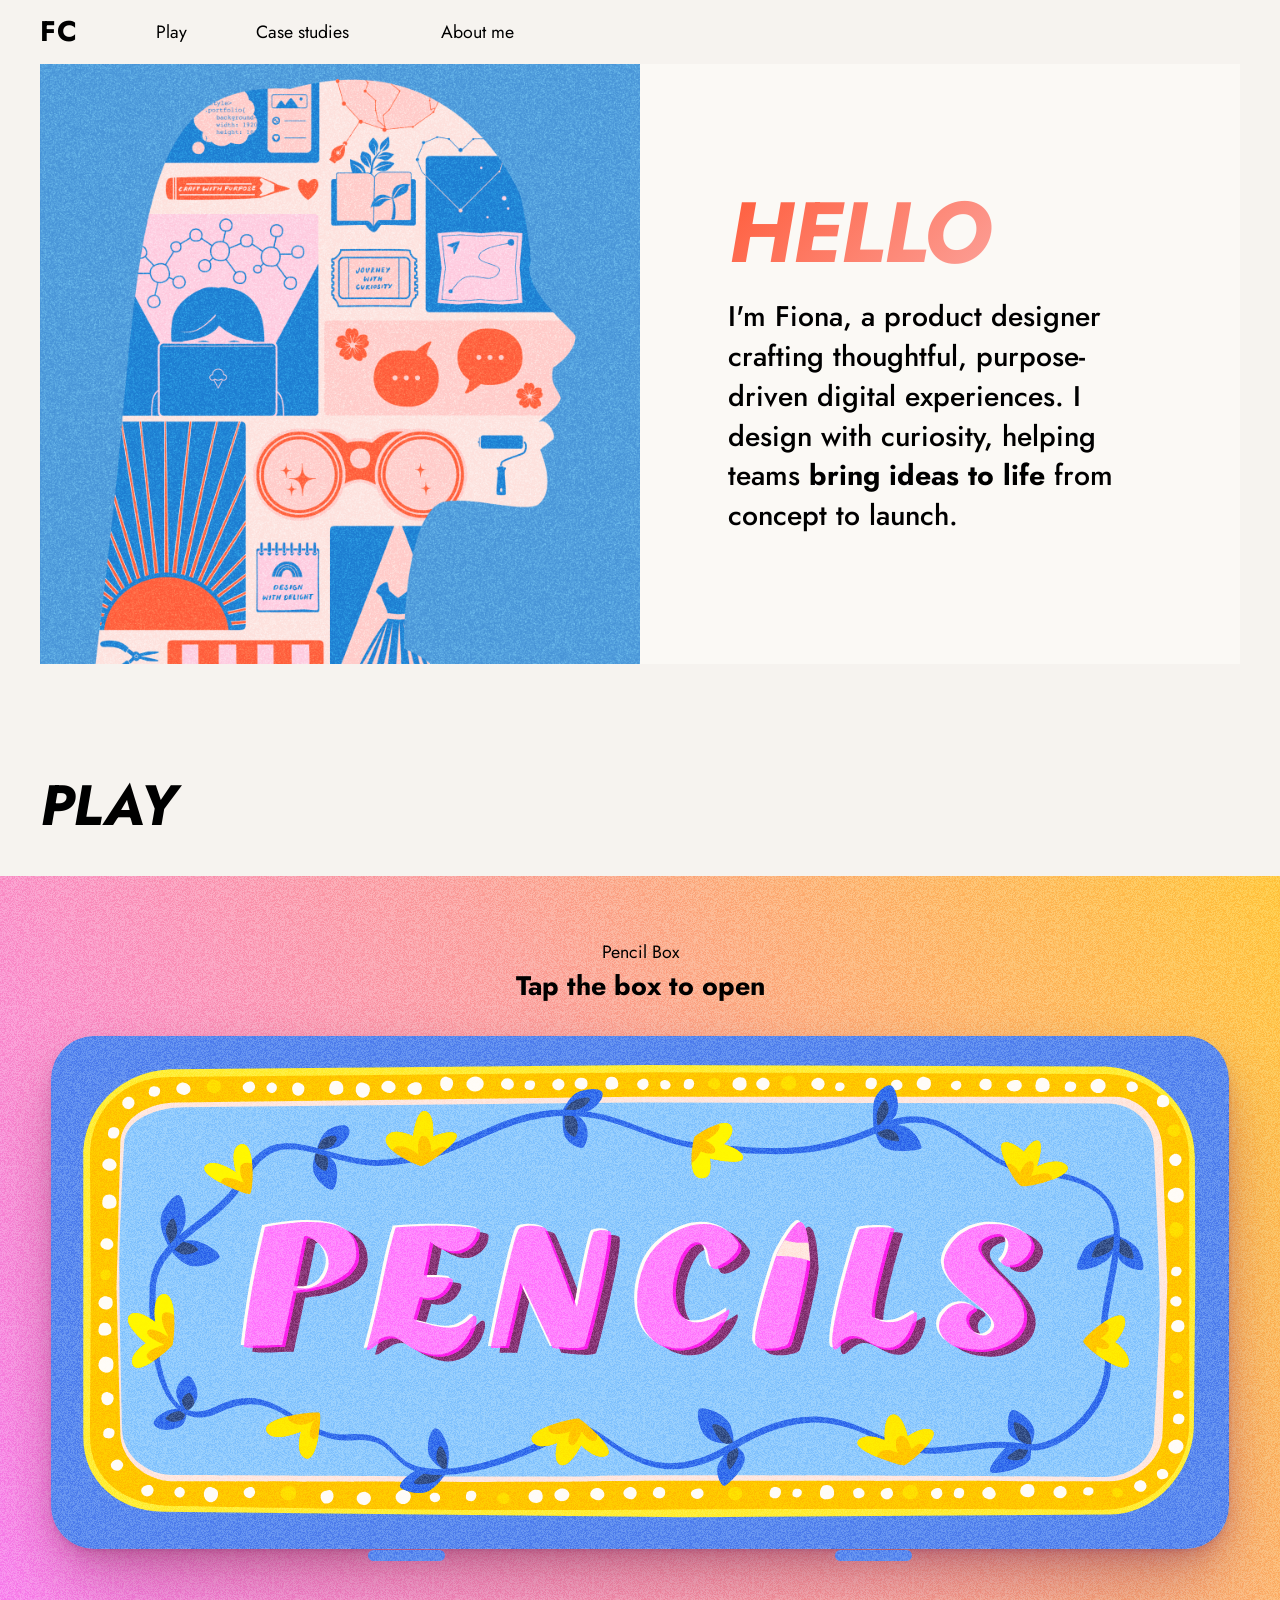
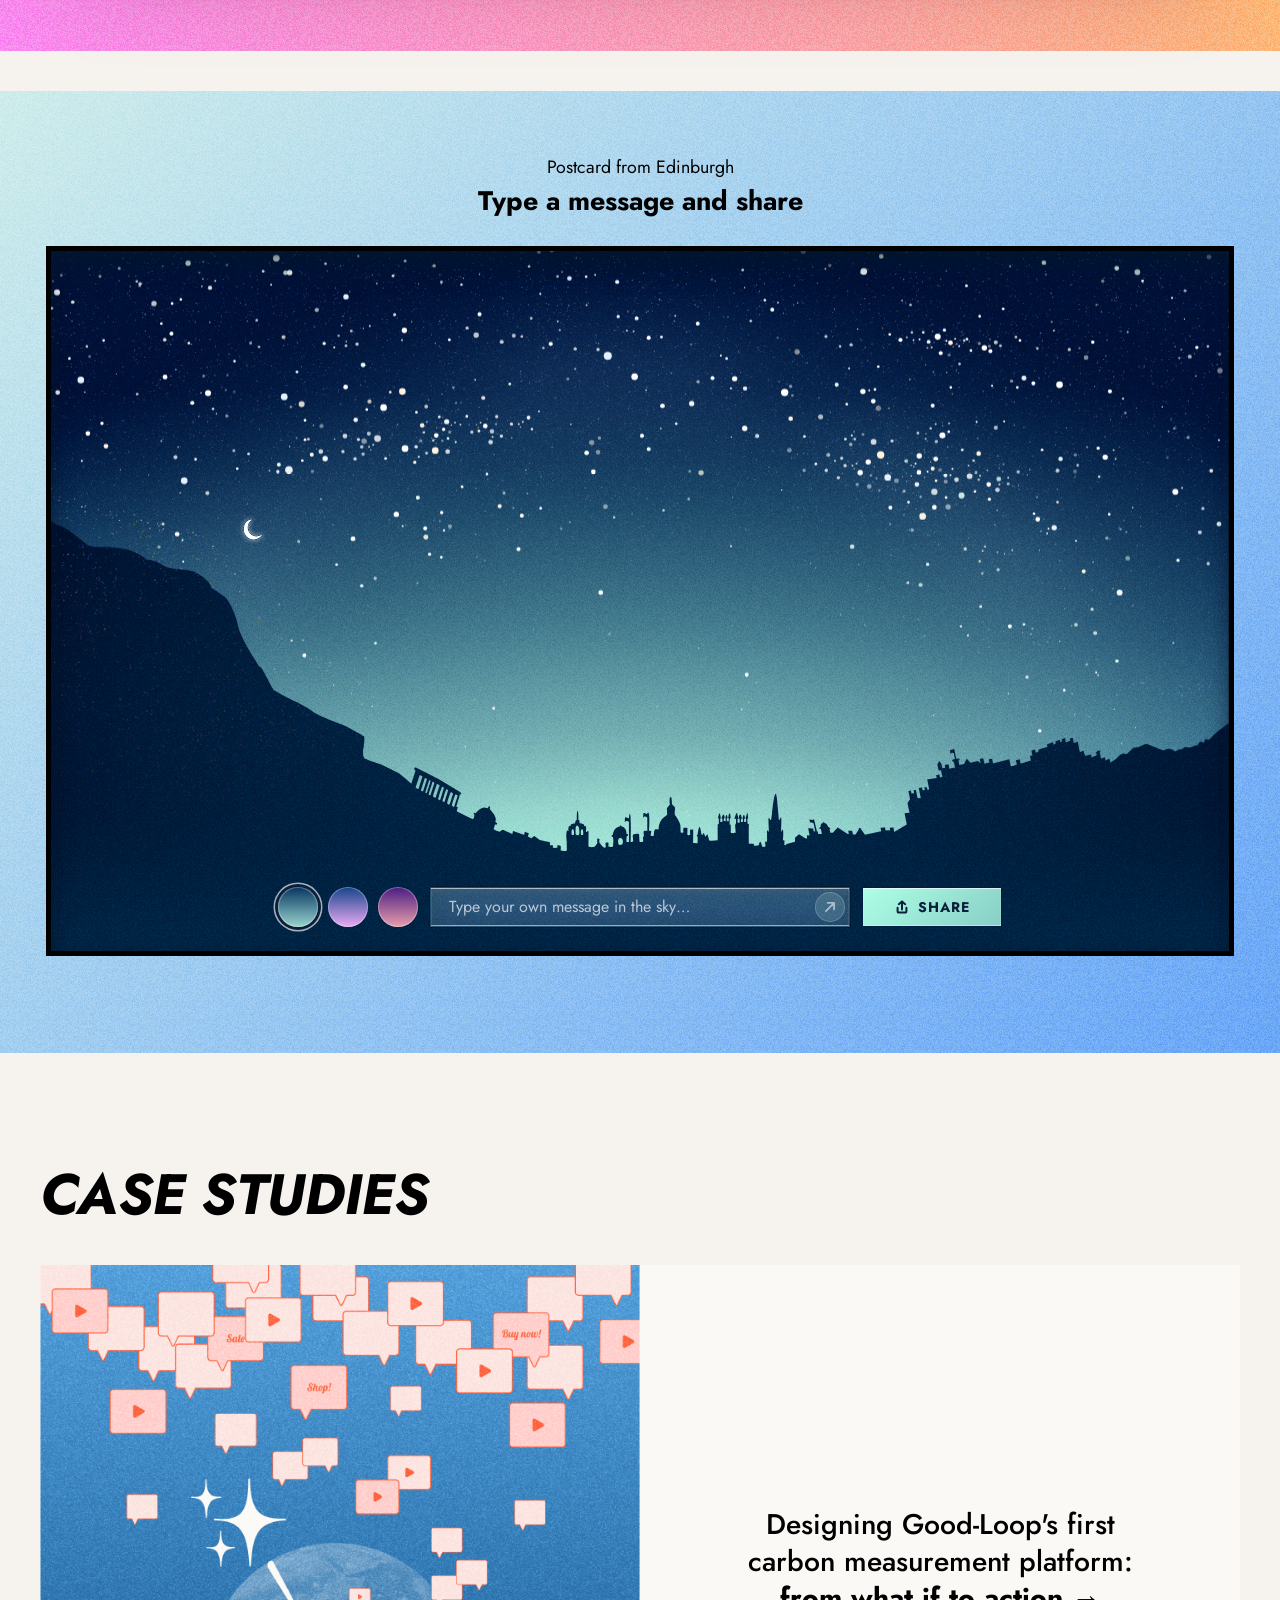
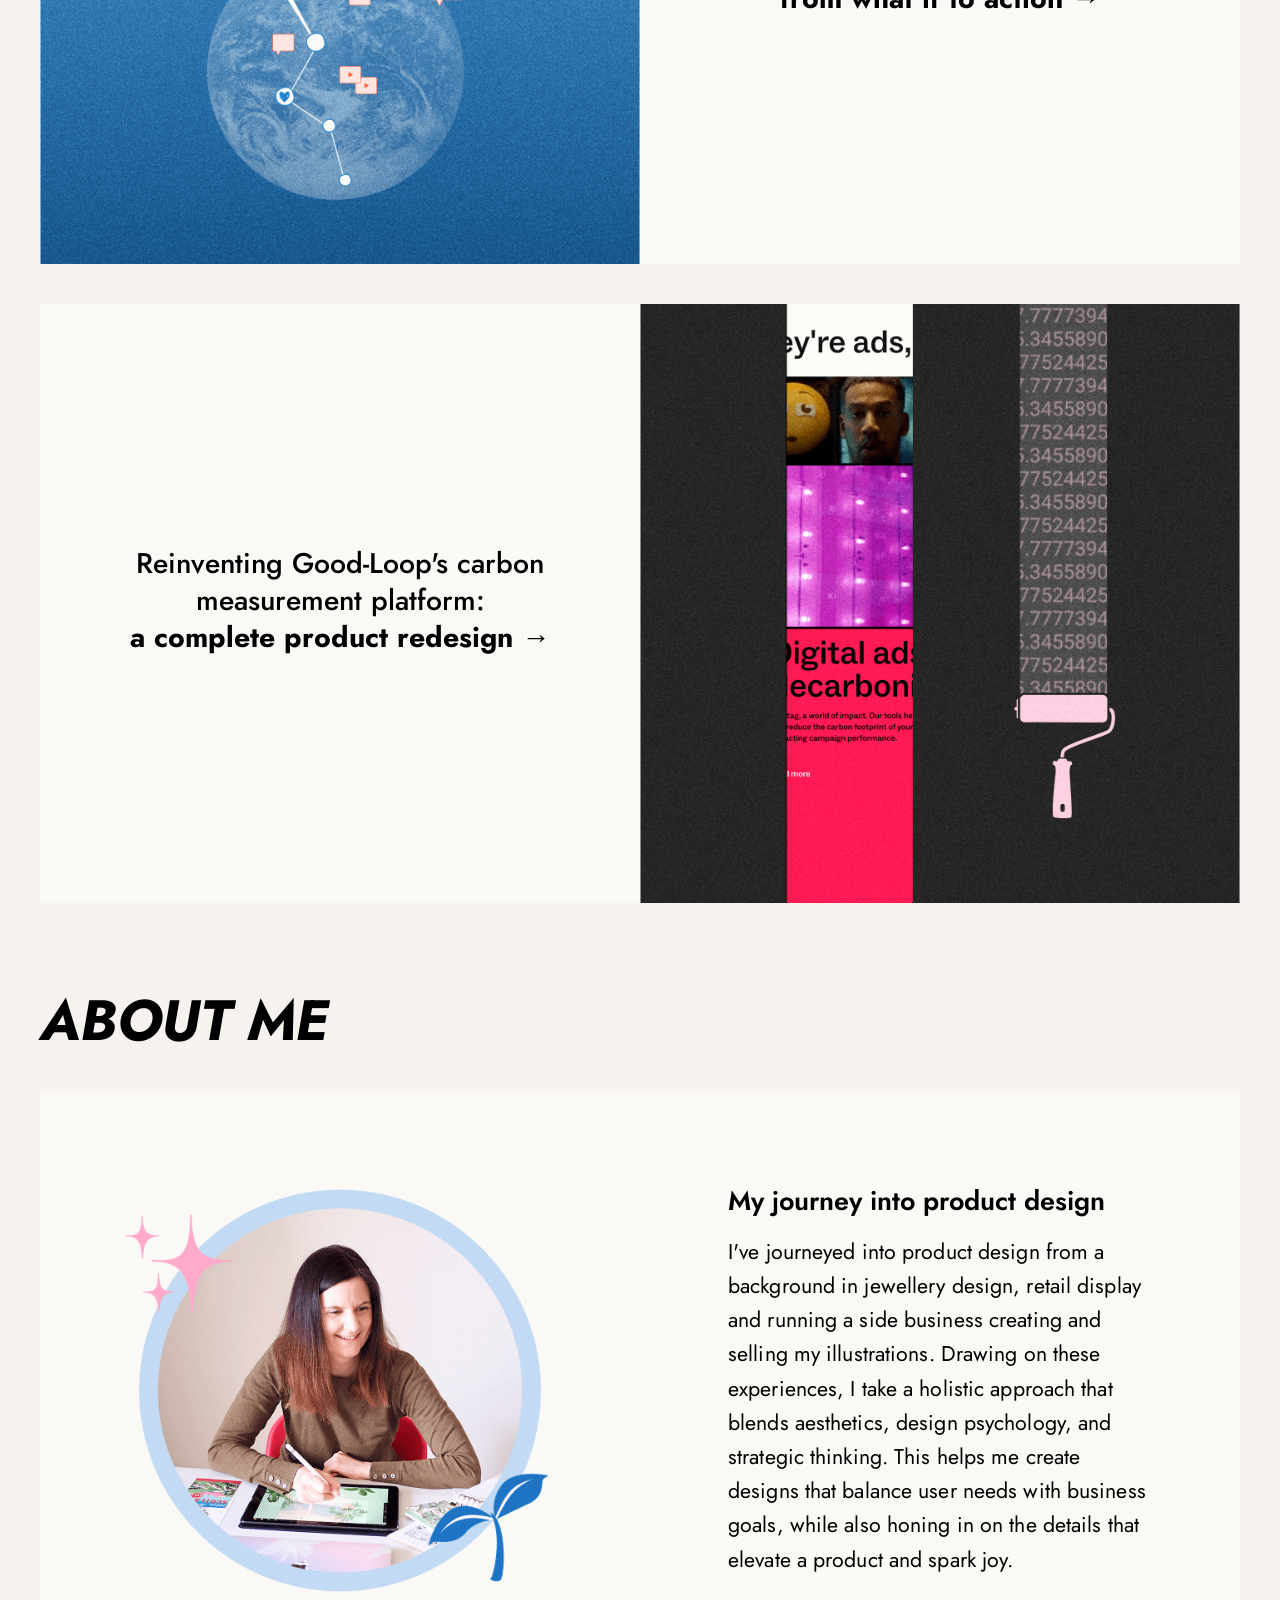
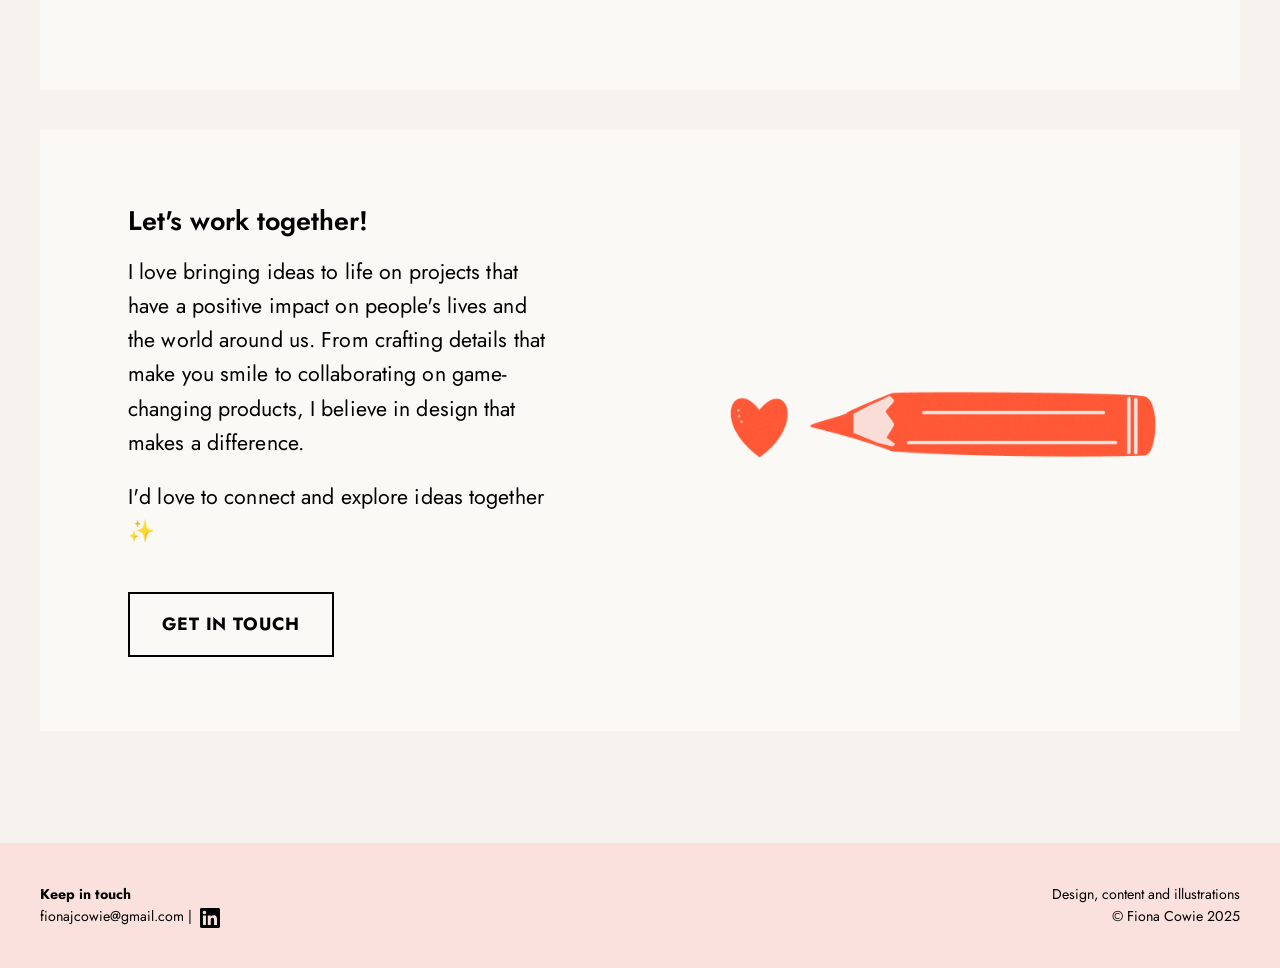
<file: index.html>
<!DOCTYPE html>
<html lang="en">
<head>
    <meta charset="UTF-8">
    <meta name="viewport" content="width=device-width, initial-scale=1.0">
    <title>Fiona Cowie - Product Designer</title>
    <link rel="icon" href="data:image/svg+xml,<svg xmlns=%22http://www.w3.org/2000/svg%22 viewBox=%220 0 100 100%22><text y=%22.9em%22 font-size=%2280%22>✨</text></svg>">
    <meta name="description" content="Fiona Cowie, product designer crafting thoughtful, purpose-driven digital experiences. Helping teams bring ideas to life from concept to launch.">
    
    <!-- Social sharing meta tags -->
    <meta property="og:title" content="Fiona Cowie - Product Designer">
    <meta property="og:description" content="Product designer crafting thoughtful, purpose-driven digital experiences. Helping teams bring ideas to life from concept to launch.">
    <meta property="og:image" content="https://fionacowie.github.io/images/home-hero.png">
    <meta property="og:type" content="website">
    <meta name="twitter:card" content="summary_large_image">
    <meta name="twitter:title" content="Fiona Cowie - Product Designer">
    <meta name="twitter:description" content="Product designer crafting thoughtful, purpose-driven digital experiences.">
    <meta name="twitter:image" content="https://fionacowie.github.io/images/home-hero.png">
    
    <link rel="stylesheet" href="styles.css">
    <link rel="stylesheet" href="postcard.css">
    <link rel="stylesheet" href="pencilbox.css?v=2026-11-20i">
    <link rel="preconnect" href="https://fonts.googleapis.com">
    <link rel="preconnect" href="https://fonts.gstatic.com" crossorigin>
    <link href="https://fonts.googleapis.com/css2?family=Flamenco:wght@300&family=Jost:ital,wght@0,400;0,500;0,700;1,400;1,700&display=swap" rel="stylesheet">
    
<!-- Set initial page position for transitions BEFORE page renders -->
<script>
    (function() {
        // More defensive initial state setting
        try {
            const transitionDirection = sessionStorage.getItem('transitionDirection');
            const timestamp = sessionStorage.getItem('transitionTimestamp');
            const currentTime = Date.now();
            
            // Only hide if we have fresh transition data
            if (transitionDirection && timestamp && 
                (currentTime - parseInt(timestamp) < 1000)) { // Reduced to 1 second
                
                if (transitionDirection === 'to-case-study') {
                    document.documentElement.style.setProperty('--initial-transform', 'translateX(100%)');
                    document.documentElement.style.setProperty('--initial-opacity', '0');
                    document.documentElement.style.setProperty('--initial-visibility', 'hidden');
                } else if (transitionDirection === 'to-home') {
                    document.documentElement.style.setProperty('--initial-transform', 'translateX(-100%)');
                    document.documentElement.style.setProperty('--initial-opacity', '0');
                    document.documentElement.style.setProperty('--initial-visibility', 'hidden');
                }
                
                // Auto-cleanup after setting
                setTimeout(() => {
                    document.documentElement.style.removeProperty('--initial-transform');
                    document.documentElement.style.removeProperty('--initial-opacity');
                    document.documentElement.style.removeProperty('--initial-visibility');
                }, 1500);
            }
        } catch (e) {
            // If anything fails, ensure page is visible
            console.error('Transition setup error:', e);
        }
    })();
</script>
</head>
<body>
    <!-- Skip to main content link for keyboard users -->
    <a href="#main-content" class="skip-link">Skip to main content</a>

    <!-- Navigation -->
    <nav class="main-nav" aria-label="Main navigation">
        <div class="nav-container">
            <a href="#hero" class="logo" aria-label="Fiona Cowie - Go to top">FC</a>
            
            <!-- Desktop Navigation -->
            <ul class="nav-menu desktop-nav" role="list">
                <li><a href="#play" class="nav-link" data-section="play" data-text="Play">Play</a></li>
                <li><a href="#case-studies" class="nav-link" data-section="case-studies" data-text="Case studies">Case studies</a></li>
                <li><a href="#about" class="nav-link" data-section="about" data-text="About me">About me</a></li>
            </ul>

            <!-- Mobile Navigation Toggle -->
            <button class="mobile-nav-toggle" aria-expanded="false" aria-controls="mobile-nav" aria-label="Toggle mobile navigation">
                <span class="hamburger-line"></span>
                <span class="hamburger-line"></span>
                <span class="hamburger-line"></span>
            </button>

            <!-- Mobile Navigation Menu -->
            <ul class="nav-menu mobile-nav" id="mobile-nav" role="list">
                <li><a href="#play" class="nav-link" data-section="play" data-text="Play">Play</a></li>
                <li><a href="#case-studies" class="nav-link" data-section="case-studies" data-text="Case studies">Case studies</a></li>
                <li><a href="#about" class="nav-link" data-section="about" data-text="About me">About me</a></li>
            </ul>
        </div>
    </nav>

    <main id="main-content">
        <!-- Hero Section -->
        <section id="hero" class="hero" aria-labelledby="hero-title">
            <div class="container">
                <div class="hero-content">
                    <div class="hero-image">
                        <img src="images/home-hero.png" alt="Stylised head silhouette filled with images symbolising my creative journey, including design tools, sunburst and speech bubbles in blue, coral and pink tones. Includes handwritten text that reads'craft with purpose', 'journey with curiosity' and 'design with delight'.">
                    </div>
                    <div class="hero-text">
                        <h1 id="hero-title" class="hero-title">HELLO</h1>
                        <p class="hero-paragraph">I'm Fiona, a product designer crafting thoughtful, purpose-driven digital experiences. I design with curiosity, helping teams <strong>bring ideas to life</strong> from concept to launch.</p>
                    </div>
                </div>
            </div>
            
            <!-- Stylistic Divider -->
            <div class="stylistic-divider" aria-hidden="true">
                <div class="divider-icon"></div>
                <div class="divider-line"></div>
            </div>
        </section>

        <!-- Play Section -->
        <section id="play" class="play" aria-labelledby="play-title">
            <div class="container">
                <h2 id="play-title" class="section-title">PLAY</h2>

                <div class="play-cards">
                    <!-- Pencil Box (built by pencilbox.js, styled by pencilbox.css) -->
                    <article class="pb-card pb" id="pbCard" aria-labelledby="pbTitle">
                        <header class="pb-head">
                            <p class="pb-label">Pencil Box</p>
                            <h3 class="pb-title" id="pbTitle">Tap the box to open</h3>
                        </header>
                        <div data-pencilbox></div>
                    </article>

                    <!-- Postcard from Edinburgh (built by postcard.js, styled by postcard.css) -->
                    <article class="pc-card" aria-labelledby="pc-title">
                        <div class="pc-head">
                            <p class="pc-label">Postcard from Edinburgh</p>
                            <h3 id="pc-title" class="pc-title">Type a message and share</h3>
                        </div>
                        <div class="pc-body" data-postcard></div>
                    </article>
                </div>
            </div>

            <!-- Stylistic Divider -->
            <div class="stylistic-divider" aria-hidden="true">
                <div class="divider-icon"></div>
                <div class="divider-line"></div>
            </div>
        </section>

        <!-- Case Studies Section -->
        <section id="case-studies" class="case-studies" aria-labelledby="case-studies-title">
            <div class="container">
                <h2 id="case-studies-title" class="section-title">CASE STUDIES</h2>
                
                <div class="case-study-cards">
                    <article class="case-study-card" data-gradient="peach-blue">
                        <a href="case-study-1.html" class="card-link">
                            <div class="card-image">
                                <img src="images/cs1-cover-lg.png" alt="Illustration of planet Earth in blue and coral tones with digital advertising icons reading 'Shop!', 'Sale' and 'Buy now!' floating around it.">
                            </div>
                            <div class="card-content">
                                <h3 class="case-study-title"> Designing Good-Loop's first carbon measurement platform: <br><strong>from what if to action →</strong> </h3>
                            </div>
                        </a>
                    </article>

                    <article class="case-study-card" data-gradient="pink-coral">
                        <a href="case-study-2.html" class="card-link">
                            <div class="card-image">
                                <img src="images/cs2-cover-lg.png" alt="Collage illustration in black and pink tones showing bold branding elements and a paint roller revealing a list of complex numbers">
                            </div>
                            <div class="card-content">
                                <h3 class="case-study-title"> Reinventing Good-Loop's carbon measurement platform: <br><strong>a complete product redesign →</strong> </h3>
                            </div>
                        </a>
                    </article>
                </div>
            </div>

            <!-- Stylistic Divider -->
            <div class="stylistic-divider" aria-hidden="true">
                <div class="divider-icon"></div>
                <div class="divider-line"></div>
            </div>
        </section>

        <!-- About Section -->
        <section id="about" class="about" aria-labelledby="about-title">
            <div class="container">
                <h2 id="about-title" class="section-title">ABOUT ME</h2>
                
                <div class="about-cards">
                    <article class="standard-card">
                        <div class="card-image">
                            <img src="images/aboutme-profile.png" alt="Photo of me smiling while working at my desk with design tools and a laptop">
                        </div>
                        <div class="card-content">
                            <h3 class="subsection-title">My journey into product design</h3>
                            <p class="body-text">I've journeyed into product design from a background in jewellery design, retail display and running a side business creating and selling my illustrations. Drawing on these experiences, I take a holistic approach that blends aesthetics, design psychology, and strategic thinking. This helps me create designs that balance user needs with business goals, while also honing in on the details that elevate a product and spark joy.</p>
                        </div>
                    </article>

                    <article id="contact" class="standard-card">
                        <div class="card-image">
                            <img src="images/aboutme-pencil.png" alt="Drawing of a hand-sharpened pencil pointing towards a heart in warm coral tones.">
                        </div>
                        <div class="card-content">
                            <h3 class="subsection-title">Let's work together!</h3>
                            <p class="body-text">I love bringing ideas to life on projects that have a positive impact on people's lives and the world around us. From crafting details that make you smile to collaborating on game-changing products, I believe in design that makes a difference.</p>
                            <p class="body-text">I'd love to connect and explore ideas together ✨</p>
                            <a href="mailto:fionajcowie@gmail.com" class="cta-button">GET IN TOUCH</a>
                        </div>
                    </article>
                </div>
            </div>
        </section>
    </main>

    <!-- Footer -->
    <footer class="footer" role="contentinfo">
        <div class="container">
            <div class="footer-content">
                <p class="footer-contact">
    <strong>Keep in touch</strong><br>
    <a href="mailto:fionajcowie@gmail.com">fionajcowie@gmail.com</a> | 
    <a href="https://www.linkedin.com/in/fionajcowie" target="_blank" rel="noopener noreferrer" aria-label="LinkedIn Profile">
        <svg width="20" height="20" viewBox="0 0 24 24" fill="currentColor" xmlns="http://www.w3.org/2000/svg" style="vertical-align: middle;">
            <path d="M20.447 20.452h-3.554v-5.569c0-1.328-.027-3.037-1.852-3.037-1.853 0-2.136 1.445-2.136 2.939v5.667H9.351V9h3.414v1.561h.046c.477-.9 1.637-1.85 3.37-1.85 3.601 0 4.267 2.37 4.267 5.455v6.286zM5.337 7.433c-1.144 0-2.063-.926-2.063-2.065 0-1.138.92-2.063 2.063-2.063 1.14 0 2.064.925 2.064 2.063 0 1.139-.925 2.065-2.064 2.065zm1.782 13.019H3.555V9h3.564v11.452zM22.225 0H1.771C.792 0 0 .774 0 1.729v20.542C0 23.227.792 24 1.771 24h20.451C23.2 24 24 23.227 24 22.271V1.729C24 .774 23.2 0 22.222 0h.003z"/>
        </svg>
    </a>
</p>
                <p class="footer-copyright">
                    Design, content and illustrations<br>
                    © Fiona Cowie 2025
                </p>
            </div>
        </div>
    </footer>

    <script src="script.js"></script>
    <script src="postcard.js" defer></script>
    <script src="pencilbox.js?v=2026-11-20i" defer></script>
</body>
</html>
</file>
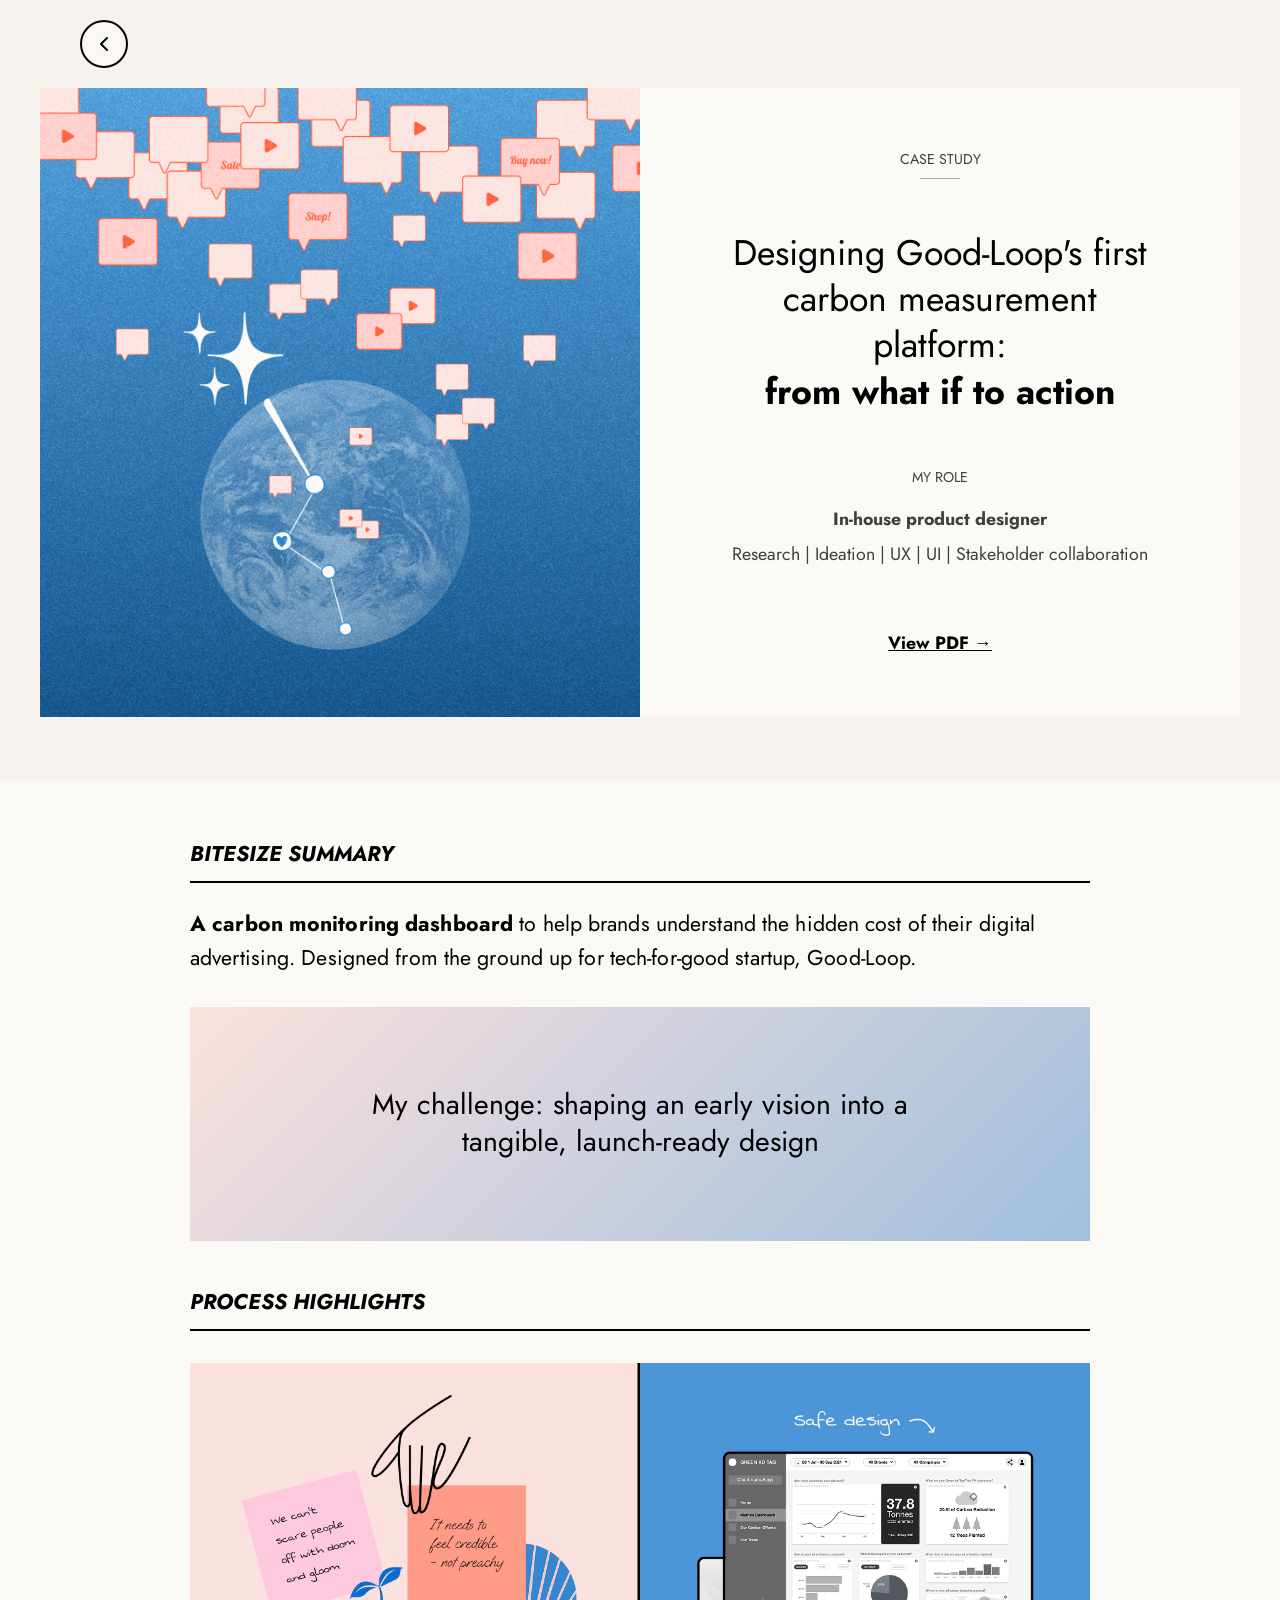
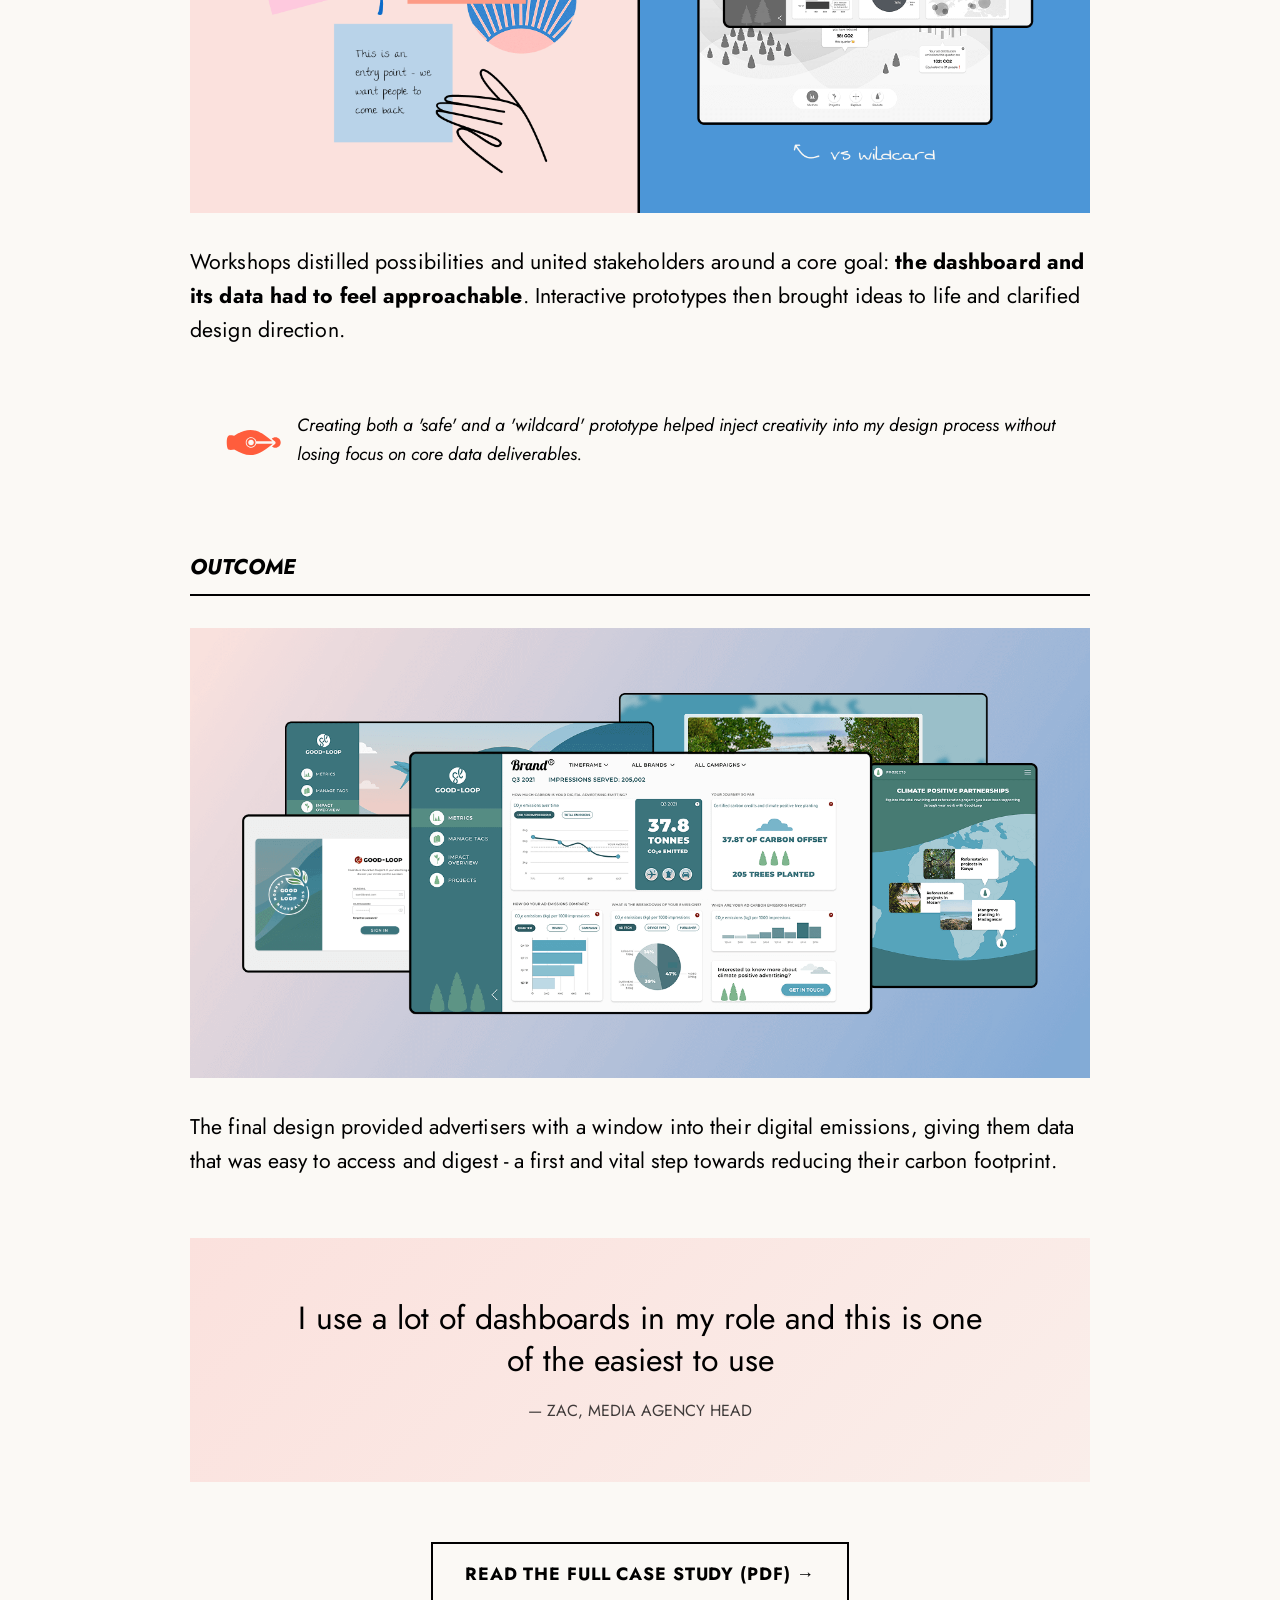
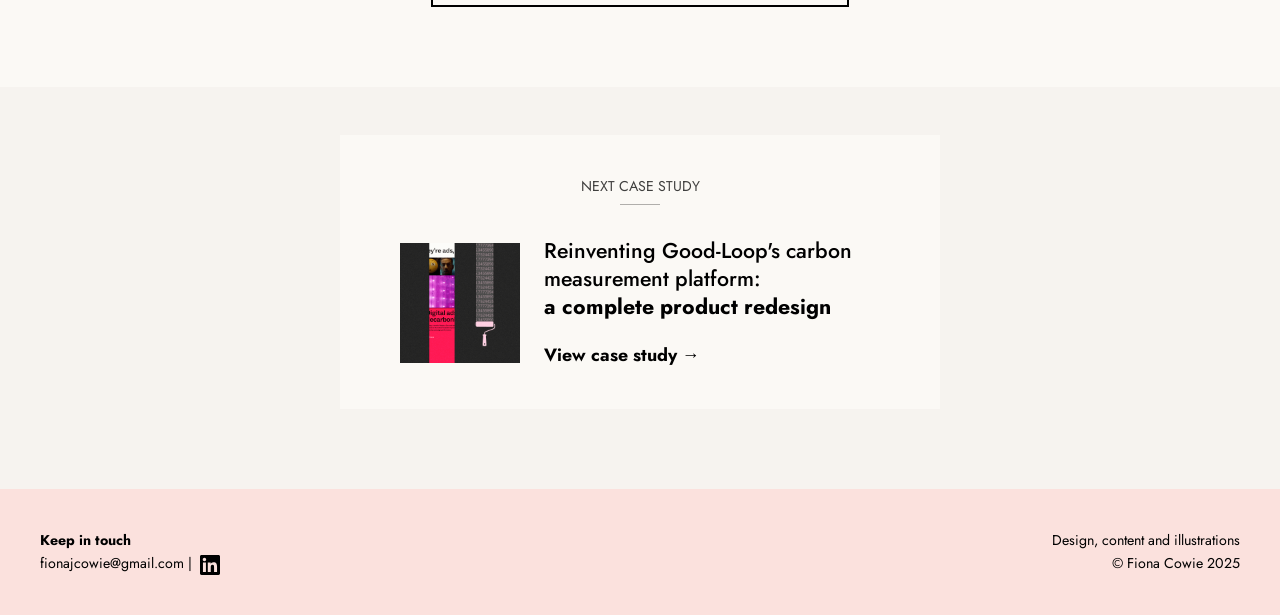
<file: case-study-1.html>
<!DOCTYPE html>
<html lang="en">
<head>
    <meta charset="UTF-8">
    <meta name="viewport" content="width=device-width, initial-scale=1.0">
    <title>Case Study: Carbon Measurement Platform - Fiona Cowie</title>
    <link rel="icon" href="data:image/svg+xml,<svg xmlns=%22http://www.w3.org/2000/svg%22 viewBox=%220 0 100 100%22><text y=%22.9em%22 font-size=%2280%22>✨</text></svg>">
    <meta name="description" content="Designing Good-Loop's first carbon measurement platform from what if to action. A case study by product designer Fiona Cowie.">
    
    <!-- Social sharing meta tags -->
    <meta property="og:title" content="Case Study: Carbon Measurement Platform - Fiona Cowie">
    <meta property="og:description" content="Designing Good-Loop's first carbon measurement platform from what if to action. A case study by product designer Fiona Cowie.">
    <meta property="og:image" content="https://fionacowie.github.io/images/cs1-cover-lg.png">
    <meta property="og:type" content="article">
    <meta name="twitter:card" content="summary_large_image">
    <meta name="twitter:title" content="Case Study: Carbon Measurement Platform">
    <meta name="twitter:description" content="Designing Good-Loop's first carbon measurement platform from what if to action.">
    <meta name="twitter:image" content="https://fionacowie.github.io/images/cs1-cover-lg.png">
    
    <link rel="stylesheet" href="styles.css">
    <link rel="preconnect" href="https://fonts.googleapis.com">
    <link rel="preconnect" href="https://fonts.gstatic.com" crossorigin>
    <link href="https://fonts.googleapis.com/css2?family=Jost:ital,wght@0,400;0,500;0,700;1,400;1,700&display=swap" rel="stylesheet">
    
  <!-- Set initial page position for transitions BEFORE page renders -->
<script>
    (function() {
        // More defensive initial state setting
        try {
            const transitionDirection = sessionStorage.getItem('transitionDirection');
            const timestamp = sessionStorage.getItem('transitionTimestamp');
            const currentTime = Date.now();
            
            // Only hide if we have fresh transition data
            if (transitionDirection && timestamp && 
                (currentTime - parseInt(timestamp) < 1000)) { // Reduced to 1 second
                
                if (transitionDirection === 'to-case-study') {
                    document.documentElement.style.setProperty('--initial-transform', 'translateX(100%)');
                    document.documentElement.style.setProperty('--initial-opacity', '0');
                    document.documentElement.style.setProperty('--initial-visibility', 'hidden');
                } else if (transitionDirection === 'to-home') {
                    document.documentElement.style.setProperty('--initial-transform', 'translateX(-100%)');
                    document.documentElement.style.setProperty('--initial-opacity', '0');
                    document.documentElement.style.setProperty('--initial-visibility', 'hidden');
                }
                
                // Auto-cleanup after setting
                setTimeout(() => {
                    document.documentElement.style.removeProperty('--initial-transform');
                    document.documentElement.style.removeProperty('--initial-opacity');
                    document.documentElement.style.removeProperty('--initial-visibility');
                }, 1500);
            }
        } catch (e) {
            // If anything fails, ensure page is visible
            console.error('Transition setup error:', e);
        }
    })();
</script>
</head>
<body class="case-study-page">
    <!-- Skip to main content link for keyboard users -->
    <a href="#main-content" class="skip-link">Skip to main content</a>

    <!-- Case Study Navigation -->
    <nav class="case-study-nav" aria-label="Case study navigation">
        <div class="nav-container">
            <a href="index.html" class="back-home" aria-label="Back to home page">
                <svg width="24" height="24" viewBox="0 0 24 24" fill="none" xmlns="http://www.w3.org/2000/svg" aria-hidden="true">
                    <path d="M15 18L9 12L15 6" stroke="currentColor" stroke-width="2" stroke-linecap="round" stroke-linejoin="round"/>
                </svg>
            </a>
        </div>
    </nav>

    <main id="main-content">
        <!-- Case Study Hero -->
        <section class="case-study-hero" aria-labelledby="case-hero-title">
            <div class="container">
                <div class="hero-content">
                    <div class="hero-image">
                        <img src="images/cs1-cover-lg.png" alt="Illustration of planet Earth in blue and coral tones with digital advertising icons reading 'Shop!', 'Sale' and 'Buy now!' floating around it.">
                    </div>
                    <div class="hero-text">
                        <p class="case-study-label">CASE STUDY</p>
                        <h1 id="case-hero-title" class="case-study-main-title">
                            Designing Good-Loop's first carbon measurement platform:
                            <br><strong>from what if to action</strong>
                        </h1>
                        
                        <div class="case-study-meta">
                            <p class="meta-label">MY ROLE</p>
                            <p class="meta-content"><strong>In-house product designer</strong></p>
                            <p class="meta-content">Research | Ideation | UX | UI | Stakeholder collaboration</p>
                            
                            <a href="pdf/fionacowie_productdesigner_casestudy1.pdf" class="pdf-link" target="_blank" rel="noopener noreferrer">
                                View PDF →
                            </a>
                        </div>
                    </div>
                </div>
            </div>
        </section>

        <!-- Case Study Content -->
        <section class="case-study-content">
            <div class="container">
                <!-- Bitesize Summary -->
                <article class="content-section">
                    <h2 class="content-section-title">BITESIZE SUMMARY</h2>
                    <p class="body-text"><strong>A carbon monitoring dashboard</strong> to help brands understand the hidden cost of their digital advertising. Designed from the ground up for tech-for-good startup, Good-Loop.</p>
                    
                    <div class="focus-text">
                        <p>My challenge: shaping an early vision into a tangible, launch-ready design</p>
                    </div>
                </article>

                <!-- Process Highlights -->
                <article class="content-section">
                    <h2 class="content-section-title">PROCESS HIGHLIGHTS</h2>
                    
                    <div class="content-image">
                        <img src="images/cs1-process.png" alt="Two-panel illustration: Left shows hands sketching with research insights on sticky notes, right shows early prototype dashboard designs labeled 'safe design vs wildcard'" loading="lazy">
                    </div>
                    
                    <p class="body-text">Workshops distilled possibilities and united stakeholders around a core goal: <strong>the dashboard and its data had to feel approachable</strong>. Interactive prototypes then brought ideas to life and clarified design direction.</p>
                    
                    <div class="personal-note">
                        <img src="images/pen-tool-icon.svg" alt="">
                        <p><em>Creating both a 'safe' and a 'wildcard' prototype helped inject creativity into my design process without losing focus on core data deliverables.</em></p>
                    </div>
                </article>

                <!-- Outcome -->
                <article class="content-section">
                    <h2 class="content-section-title">OUTCOME</h2>
                    
                    <div class="content-image">
                        <img src="images/cs1-outcome.png" alt="Collection of overlapping dashboard interface screens showing data visualisations, charts, and environmental metrics in teal and blue colour palette" loading="lazy">
                    </div>
                    
                    <p class="body-text">The final design provided advertisers with a window into their digital emissions, giving them data that was easy to access and digest - a first and vital step towards reducing their carbon footprint.</p>
                    
                    <blockquote class="pull-quote">
                        <p>I use a lot of dashboards in my role and this is one of the easiest to use</p>
                        <cite>— ZAC, MEDIA AGENCY HEAD</cite>
                    </blockquote>
                    
                    <a href="pdf/fionacowie_productdesigner_casestudy1.pdf" class="cta-button" target="_blank" rel="noopener noreferrer">READ THE FULL CASE STUDY (PDF) →</a>
                </article>
            </div>
        </section>

        <!-- Next Case Study - NOW OUTSIDE the case-study-content section -->
       <article class="next-case-study">
    <a href="case-study-2.html" class="next-case-content-link">
        <div class="container">
            <h2 class="next-case-label">NEXT CASE STUDY</h2>
            <div class="next-case-content">
                <div class="next-case-image">
                    <img src="images/cs2-cover-s.png" alt="Collage showing bold branding and paint roller revealing complex data" loading="lazy">
                </div>
                <div class="next-case-text">
                    <h3 class="case-study-title"> Reinventing Good-Loop's carbon measurement platform: <br><strong>a complete product redesign</strong> </h3>
                    <span class="case-link">View case study →</span>
                </div>
            </div>
        </div>
    </a>
</article>
    </main>

    <!-- Footer -->
    <footer class="footer" role="contentinfo">
        <div class="container">
            <div class="footer-content">
                         <p class="footer-contact">
    <strong>Keep in touch</strong><br>
    <a href="mailto:fionajcowie@gmail.com">fionajcowie@gmail.com</a> | 
    <a href="https://www.linkedin.com/in/fionajcowie" target="_blank" rel="noopener noreferrer" aria-label="LinkedIn Profile">
        <svg width="20" height="20" viewBox="0 0 24 24" fill="currentColor" xmlns="http://www.w3.org/2000/svg" style="vertical-align: middle;">
            <path d="M20.447 20.452h-3.554v-5.569c0-1.328-.027-3.037-1.852-3.037-1.853 0-2.136 1.445-2.136 2.939v5.667H9.351V9h3.414v1.561h.046c.477-.9 1.637-1.85 3.37-1.85 3.601 0 4.267 2.37 4.267 5.455v6.286zM5.337 7.433c-1.144 0-2.063-.926-2.063-2.065 0-1.138.92-2.063 2.063-2.063 1.14 0 2.064.925 2.064 2.063 0 1.139-.925 2.065-2.064 2.065zm1.782 13.019H3.555V9h3.564v11.452zM22.225 0H1.771C.792 0 0 .774 0 1.729v20.542C0 23.227.792 24 1.771 24h20.451C23.2 24 24 23.227 24 22.271V1.729C24 .774 23.2 0 22.222 0h.003z"/>
        </svg>
    </a>
</p>
                <p class="footer-copyright">
                    Design, content and illustrations<br>
                    © Fiona Cowie 2025
                </p>
            </div>
        </div>
    </footer>

    <script src="script.js"></script>
</body>
</html>
</file>
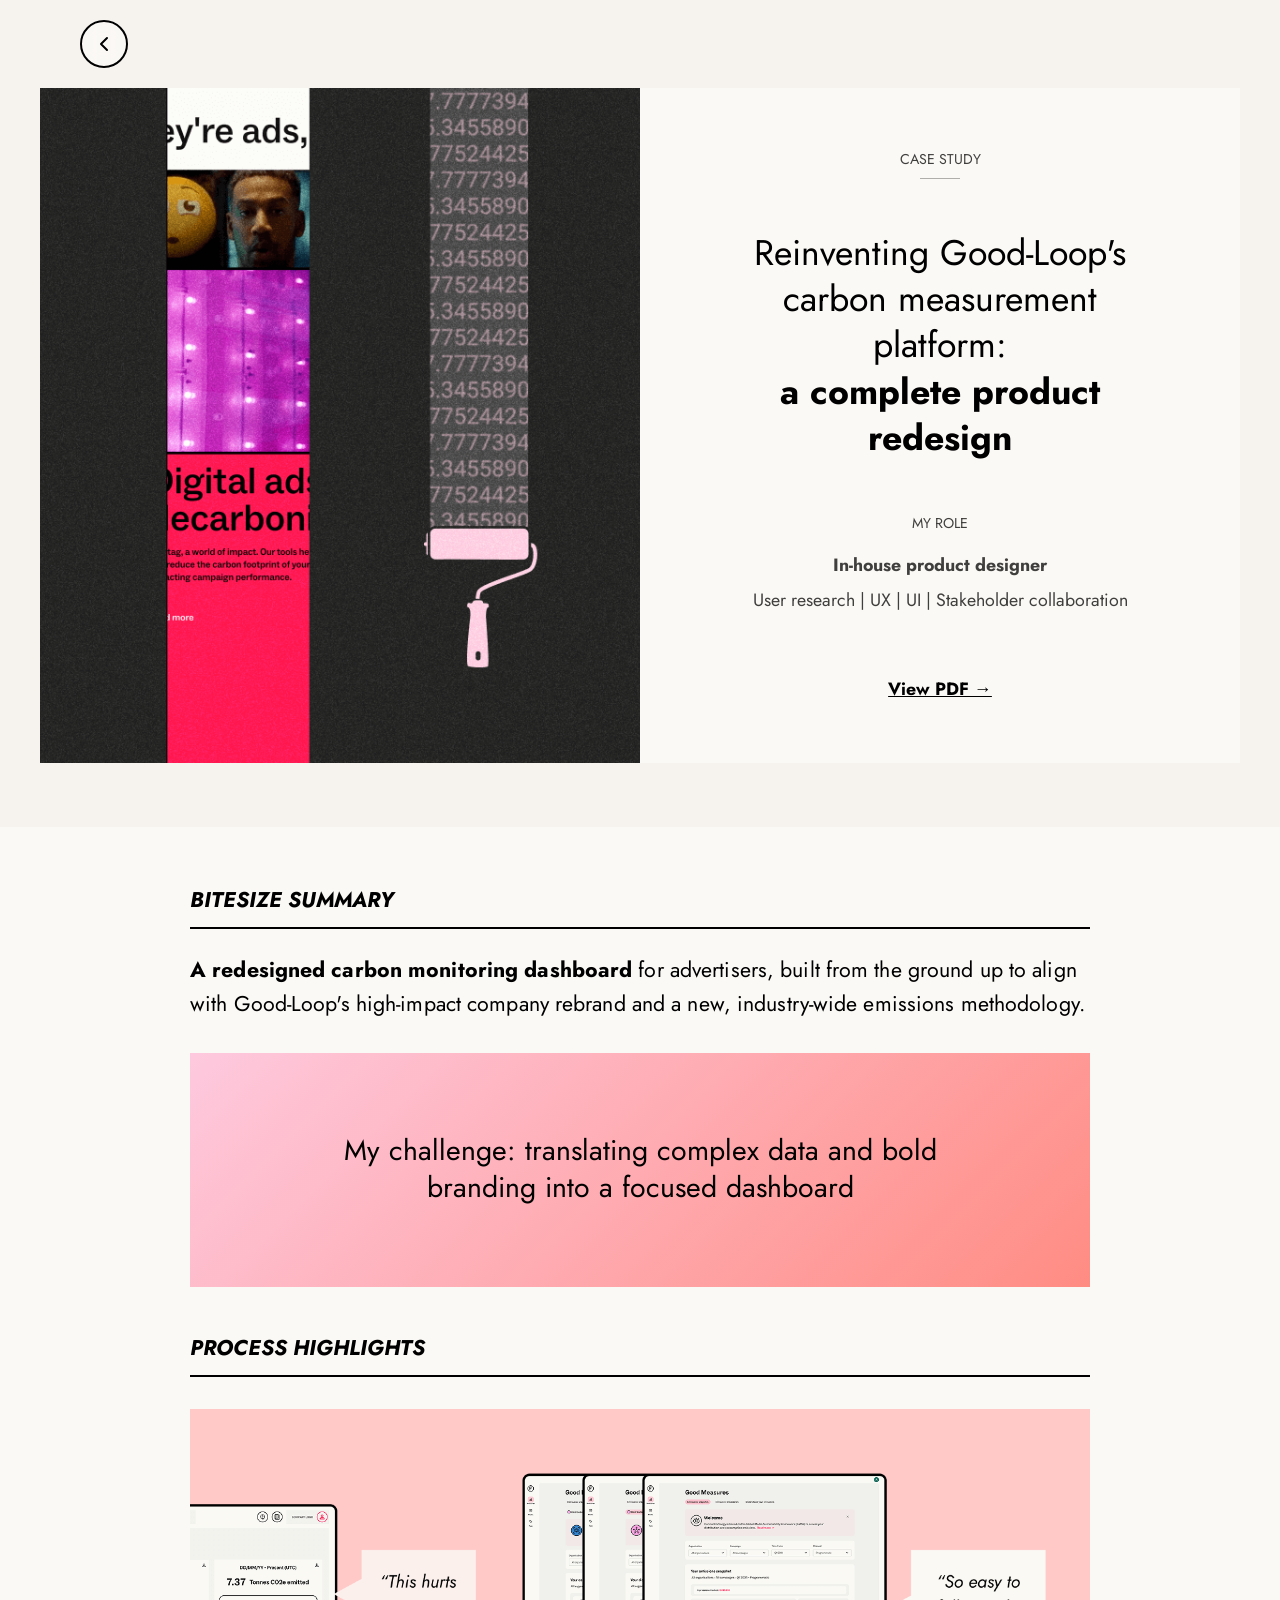
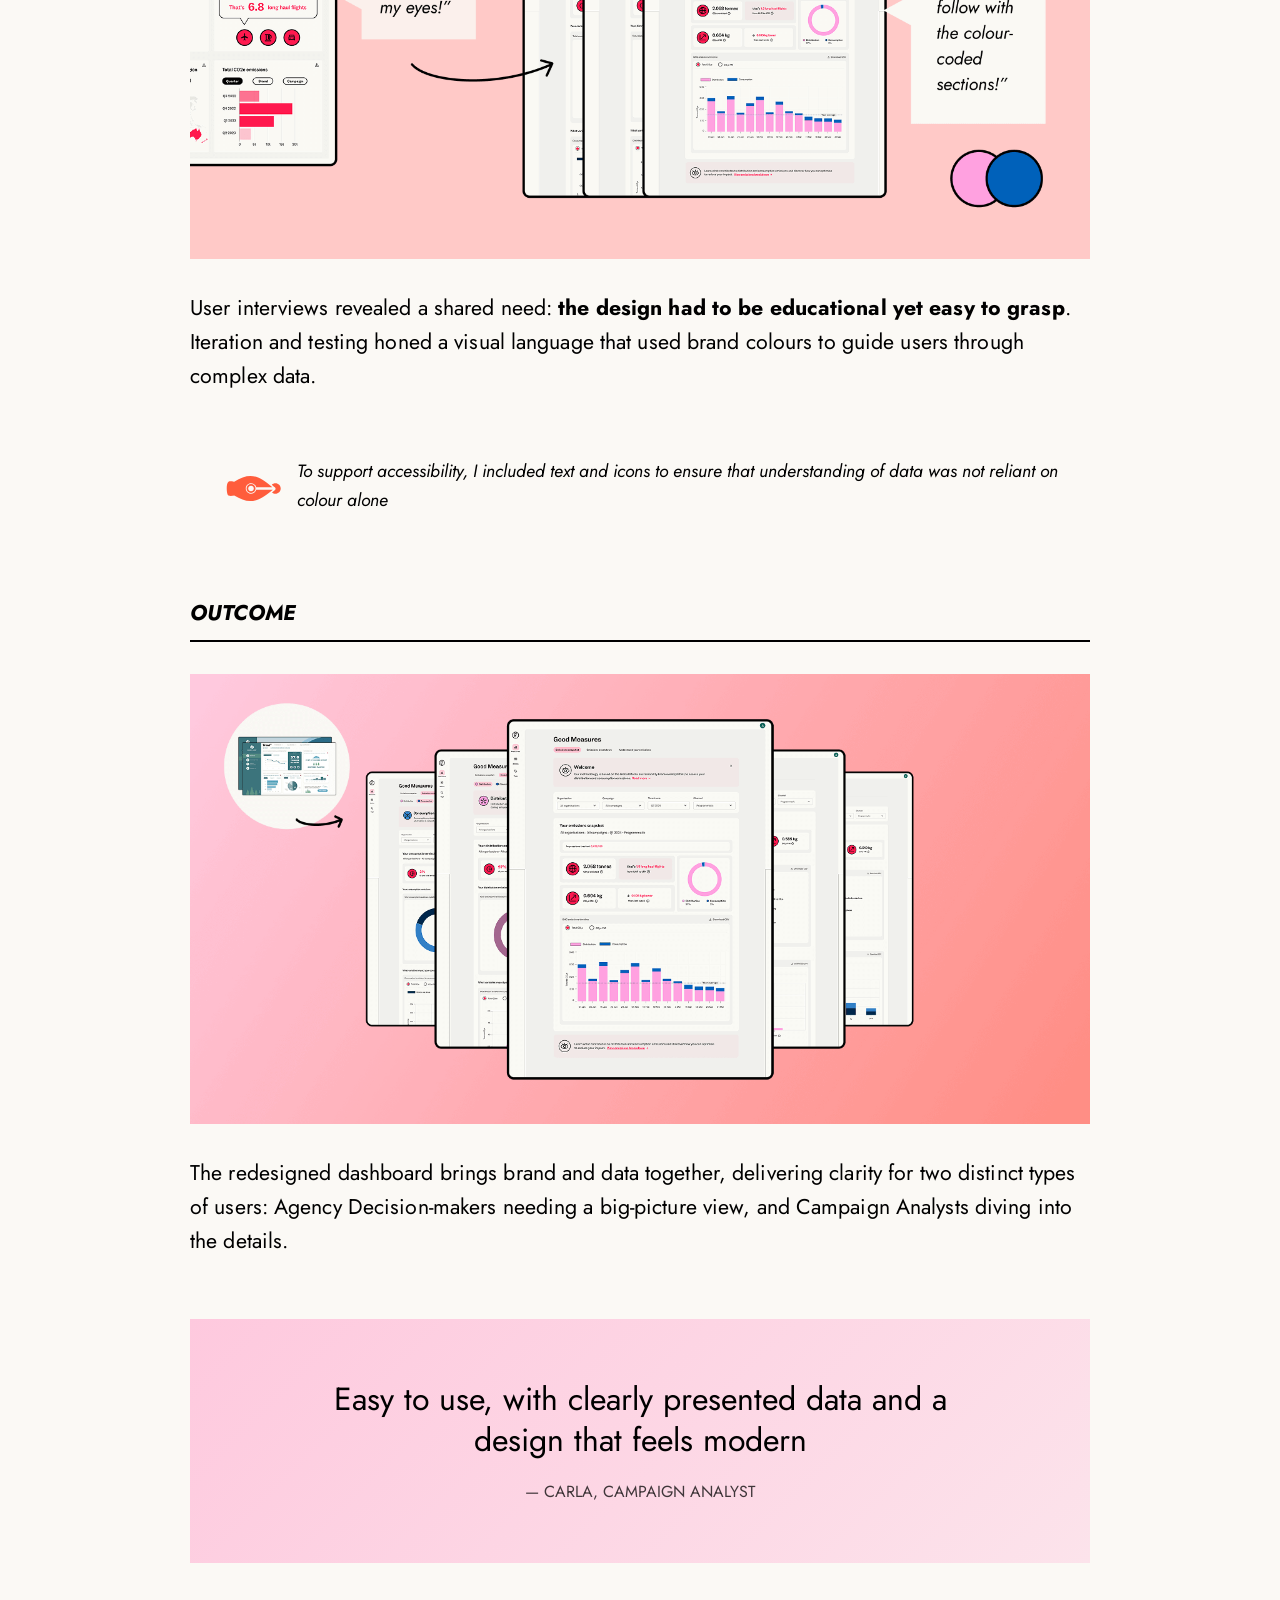
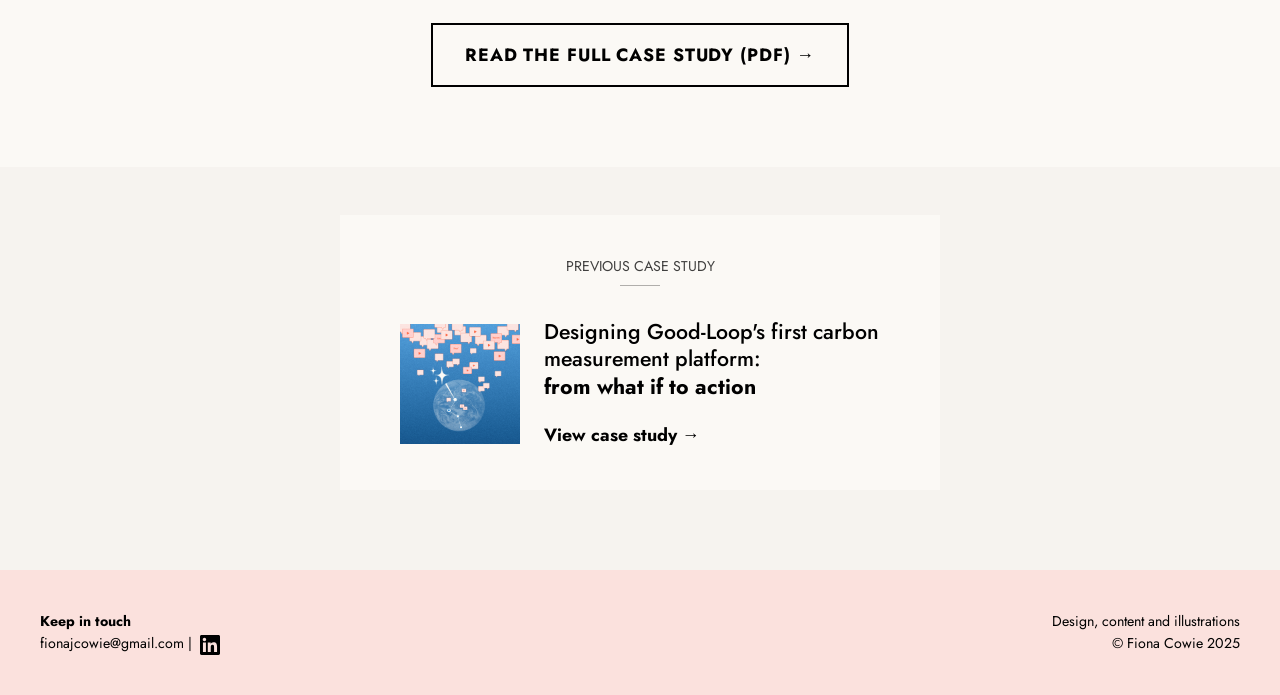
<file: case-study-2.html>
<!DOCTYPE html>
<html lang="en">
<head>
    <meta charset="UTF-8">
    <meta name="viewport" content="width=device-width, initial-scale=1.0">
    <title>Case Study: Platform Redesign - Fiona Cowie</title>
    <link rel="icon" href="data:image/svg+xml,<svg xmlns=%22http://www.w3.org/2000/svg%22 viewBox=%220 0 100 100%22><text y=%22.9em%22 font-size=%2280%22>✨</text></svg>">
    <meta name="description" content="Reinventing Good-Loop's carbon measurement platform - a complete product redesign. A case study by product designer Fiona Cowie.">
    
    <!-- Social sharing meta tags -->
    <meta property="og:title" content="Case Study: Platform Redesign - Fiona Cowie">
    <meta property="og:description" content="Reinventing Good-Loop's carbon measurement platform - a complete product redesign. A case study by product designer Fiona Cowie.">
    <meta property="og:image" content="https://fionacowie.github.io/images/cs2-cover-lg.png">
    <meta property="og:type" content="article">
    <meta name="twitter:card" content="summary_large_image">
    <meta name="twitter:title" content="Case Study: Platform Redesign">
    <meta name="twitter:description" content="Reinventing Good-Loop's carbon measurement platform - a complete product redesign.">
    <meta name="twitter:image" content="https://fionacowie.github.io/images/cs2-cover-lg.png">
    
    <link rel="stylesheet" href="styles.css">
    <link rel="preconnect" href="https://fonts.googleapis.com">
    <link rel="preconnect" href="https://fonts.gstatic.com" crossorigin>
    <link href="https://fonts.googleapis.com/css2?family=Jost:ital,wght@0,400;0,500;0,700;1,400;1,700&display=swap" rel="stylesheet">
    
<!-- Set initial page position for transitions BEFORE page renders -->
<script>
    (function() {
        // More defensive initial state setting
        try {
            const transitionDirection = sessionStorage.getItem('transitionDirection');
            const timestamp = sessionStorage.getItem('transitionTimestamp');
            const currentTime = Date.now();
            
            // Only hide if we have fresh transition data
            if (transitionDirection && timestamp && 
                (currentTime - parseInt(timestamp) < 1000)) { // Reduced to 1 second
                
                if (transitionDirection === 'to-case-study') {
                    document.documentElement.style.setProperty('--initial-transform', 'translateX(100%)');
                    document.documentElement.style.setProperty('--initial-opacity', '0');
                    document.documentElement.style.setProperty('--initial-visibility', 'hidden');
                } else if (transitionDirection === 'to-home') {
                    document.documentElement.style.setProperty('--initial-transform', 'translateX(-100%)');
                    document.documentElement.style.setProperty('--initial-opacity', '0');
                    document.documentElement.style.setProperty('--initial-visibility', 'hidden');
                }
                
                // Auto-cleanup after setting
                setTimeout(() => {
                    document.documentElement.style.removeProperty('--initial-transform');
                    document.documentElement.style.removeProperty('--initial-opacity');
                    document.documentElement.style.removeProperty('--initial-visibility');
                }, 1500);
            }
        } catch (e) {
            // If anything fails, ensure page is visible
            console.error('Transition setup error:', e);
        }
    })();
</script>
</head>
<body class="case-study-page">
    <!-- Skip to main content link for keyboard users -->
    <a href="#main-content" class="skip-link">Skip to main content</a>

    <!-- Case Study Navigation -->
    <nav class="case-study-nav" aria-label="Case study navigation">
        <div class="nav-container">
            <a href="index.html" class="back-home" aria-label="Back to home page">
                <svg width="24" height="24" viewBox="0 0 24 24" fill="none" xmlns="http://www.w3.org/2000/svg" aria-hidden="true">
                    <path d="M15 18L9 12L15 6" stroke="currentColor" stroke-width="2" stroke-linecap="round" stroke-linejoin="round"/>
                </svg>
            </a>
        </div>
    </nav>

    <main id="main-content">
        <!-- Case Study Hero -->
        <section class="case-study-hero" aria-labelledby="case-hero-title">
            <div class="container">
                <div class="hero-content">
                    <div class="hero-image">
                        <img src="images/cs2-cover-lg.png" alt="Collage illustration in black and pink tones showing bold branding elements and a paint roller revealing a list of complex numbers.">
                    </div>
                    <div class="hero-text">
                        <p class="case-study-label">CASE STUDY</p>
                        <h1 id="case-hero-title" class="case-study-main-title">
                            Reinventing Good-Loop's carbon measurement platform:
                            <br><strong>a complete product redesign</strong>
                        </h1>
                        
                        <div class="case-study-meta">
                            <p class="meta-label">MY ROLE</p>
                            <p class="meta-content"><strong>In-house product designer</strong></p>
                            <p class="meta-content">User research | UX | UI | Stakeholder collaboration</p>
                            
                            <a href="pdf/fionacowie_productdesigner_casestudy2.pdf" class="pdf-link" target="_blank" rel="noopener noreferrer">
                                View PDF →
                            </a>
                        </div>
                    </div>
                </div>
            </div>
        </section>

        <!-- Case Study Content -->
        <section class="case-study-content">
            <div class="container">
                <!-- Bitesize Summary -->
                <article class="content-section">
                    <h2 class="content-section-title">BITESIZE SUMMARY</h2>
                    <p class="body-text"><strong>A redesigned carbon monitoring dashboard</strong> for advertisers, built from the ground up to align with Good-Loop's high-impact company rebrand and a new, industry-wide emissions methodology.</p>
                    
                    <div class="focus-text">
                        <p>My challenge: translating complex data and bold branding into a focused dashboard</p>
                    </div>
                </article>

                <!-- Process Highlights -->
                <article class="content-section">
                    <h2 class="content-section-title">PROCESS HIGHLIGHTS</h2>
                    
                    <div class="content-image">
                        <img src="images/cs2-process.png" alt="Shows dashboard design iteration. Left shows early version with bright red data visualisations and a user quote reading  'this hurts my eyes' and right shows refined interface plus pink and blue colour swatches and a user quote reading 'So easy to follow with the colour-coded sections!'" loading="lazy">
                    </div>
                    
                    <p class="body-text">User interviews revealed a shared need: <strong>the design had to be educational yet easy to grasp</strong>. Iteration and testing honed a visual language that used brand colours to guide users through complex data.</p>
                    
                    <div class="personal-note">
                        <img src="images/pen-tool-icon.svg" alt="">
                        <p><em>To support accessibility, I included text and icons to ensure that understanding of data was not reliant on colour alone</em></p>
                    </div>
                </article>

                <!-- Outcome -->
                <article class="content-section">
                    <h2 class="content-section-title">OUTCOME</h2>
                    
                    <div class="content-image">
                        <img src="images/cs2-outcome.png" alt="Collection of overlapping dashboard interface screens showing various views and states of the final design system. The dashboard's background colour palette is pale grey, off-white and soft pink. Data is visualised in blue and pink." loading="lazy">
                    </div>
                    
                    <p class="body-text">The redesigned dashboard brings brand and data together, delivering clarity for two distinct types of users: Agency Decision-makers needing a big-picture view, and Campaign Analysts diving into the details.</p>
                    
                    <blockquote class="pull-quote">
                        <p>Easy to use, with clearly presented data and a design that feels modern</p>
                        <cite>— CARLA, CAMPAIGN ANALYST</cite>
                    </blockquote>
                    
                    <a href="pdf/fionacowie_productdesigner_casestudy2.pdf" class="cta-button" target="_blank" rel="noopener noreferrer">READ THE FULL CASE STUDY (PDF) →</a>
                </article>
            </div>
        </section>

        <!-- Previous Case Study - NOW OUTSIDE the case-study-content section -->
              <article class="next-case-study">
    <a href="case-study-1.html" class="next-case-content-link">
        <div class="container">
            <h2 class="next-case-label">PREVIOUS CASE STUDY</h2>
            <div class="next-case-content">
                <div class="next-case-image">
                    <img src="images/cs1-cover-s.png" alt="Earth illustration with digital advertising icons" loading="lazy">
                </div>
                <div class="next-case-text">
                   <h3 class="case-study-title"> Designing Good-Loop's first carbon measurement platform: <br><strong>from what if to action</strong> </h3>
                    <span class="case-link">View case study →</span>
                </div>
            </div>
        </div>
    </a>
</article>
    </main>

    <!-- Footer -->
    <footer class="footer" role="contentinfo">
        <div class="container">
            <div class="footer-content">
                 <p class="footer-contact">
    <strong>Keep in touch</strong><br>
    <a href="mailto:fionajcowie@gmail.com">fionajcowie@gmail.com</a> | 
    <a href="https://www.linkedin.com/in/fionajcowie" target="_blank" rel="noopener noreferrer" aria-label="LinkedIn Profile">
        <svg width="20" height="20" viewBox="0 0 24 24" fill="currentColor" xmlns="http://www.w3.org/2000/svg" style="vertical-align: middle;">
            <path d="M20.447 20.452h-3.554v-5.569c0-1.328-.027-3.037-1.852-3.037-1.853 0-2.136 1.445-2.136 2.939v5.667H9.351V9h3.414v1.561h.046c.477-.9 1.637-1.85 3.37-1.85 3.601 0 4.267 2.37 4.267 5.455v6.286zM5.337 7.433c-1.144 0-2.063-.926-2.063-2.065 0-1.138.92-2.063 2.063-2.063 1.14 0 2.064.925 2.064 2.063 0 1.139-.925 2.065-2.064 2.065zm1.782 13.019H3.555V9h3.564v11.452zM22.225 0H1.771C.792 0 0 .774 0 1.729v20.542C0 23.227.792 24 1.771 24h20.451C23.2 24 24 23.227 24 22.271V1.729C24 .774 23.2 0 22.222 0h.003z"/>
        </svg>
    </a>
</p>
                <p class="footer-copyright">
                    Design, content and illustrations<br>
                    © Fiona Cowie 2025
                </p>
            </div>
        </div>
    </footer>

    <script src="script.js"></script>
</body>
</html>
</file>
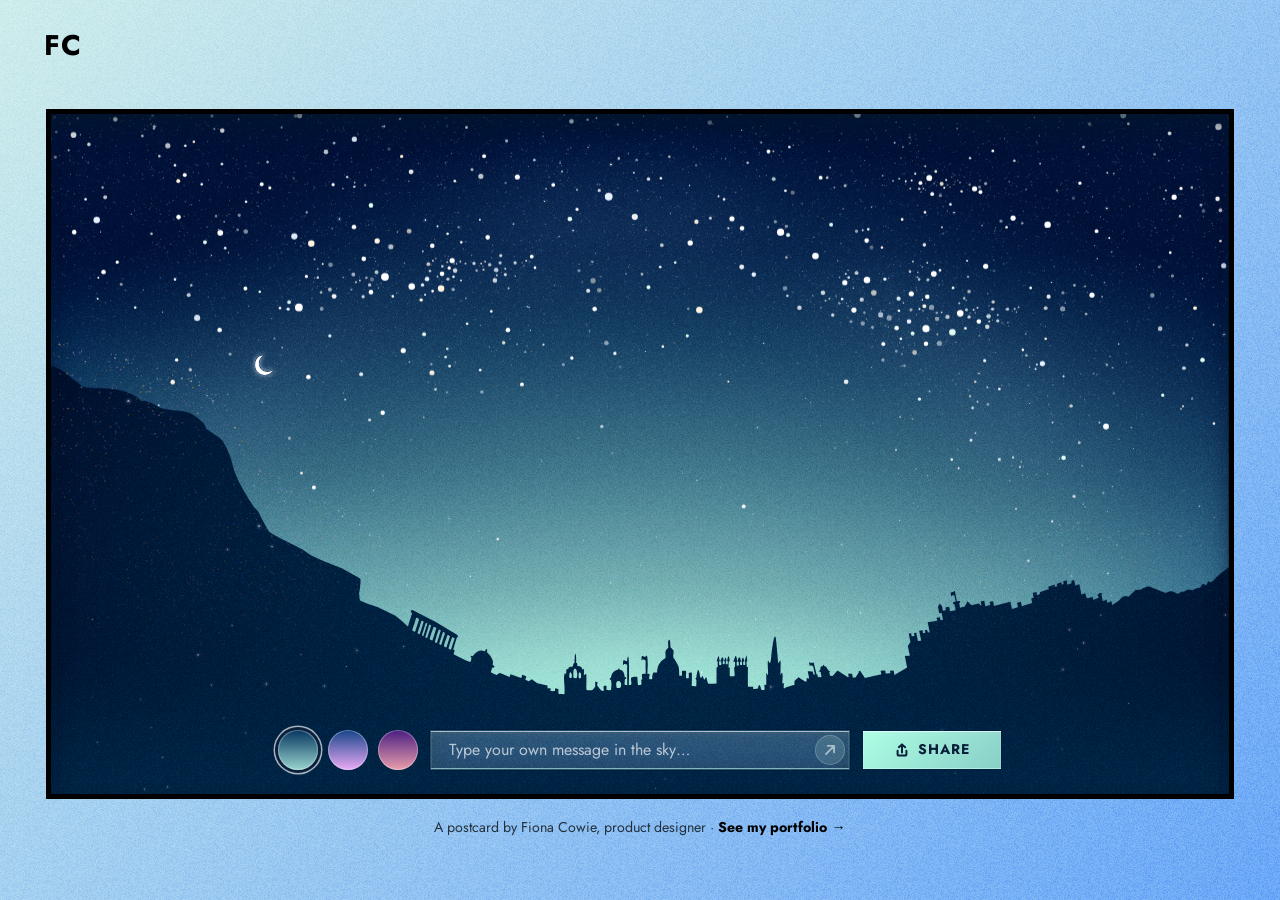
<file: postcard.html>
<!DOCTYPE html>
<html lang="en">
<head>
    <meta charset="UTF-8">
    <meta name="viewport" content="width=device-width, initial-scale=1.0">
    <title>A postcard from Edinburgh - Fiona Cowie</title>
    <link rel="icon" href="data:image/svg+xml,<svg xmlns=%22http://www.w3.org/2000/svg%22 viewBox=%220 0 100 100%22><text y=%22.9em%22 font-size=%2280%22>✨</text></svg>">
    <meta name="description" content="Someone sent you a postcard from Edinburgh: watch a shooting star write their message in the sky, then write your own.">

    <!-- Link previews (WhatsApp, Messages, Slack…) -->
    <meta property="og:title" content="Someone sent you a postcard from Edinburgh">
    <meta property="og:description" content="Watch a shooting star write the message in the sky over Edinburgh, then write your own.">
    <meta property="og:image" content="https://fionacowie.github.io/images/postcard-share.jpg">
    <meta property="og:url" content="https://fionacowie.github.io/postcard.html">
    <meta property="og:type" content="website">
    <meta name="twitter:card" content="summary_large_image">
    <meta name="twitter:title" content="Someone sent you a postcard from Edinburgh">
    <meta name="twitter:description" content="Watch a shooting star write the message in the sky over Edinburgh, then write your own.">
    <meta name="twitter:image" content="https://fionacowie.github.io/images/postcard-share.jpg">

    <link rel="stylesheet" href="styles.css">
    <link rel="stylesheet" href="postcard.css">
    <link rel="preconnect" href="https://fonts.googleapis.com">
    <link rel="preconnect" href="https://fonts.gstatic.com" crossorigin>
    <link href="https://fonts.googleapis.com/css2?family=Flamenco:wght@300&family=Jost:wght@400;500;700&display=swap" rel="stylesheet">
</head>
<body>
    <a href="#main-content" class="skip-link">Skip to main content</a>

    <main id="main-content" class="pc-page">
        <div class="container">
            <h1 class="pc-sr">A postcard from Edinburgh</h1>
            <article class="pc-card" aria-label="Postcard from Edinburgh">
                <!-- The FC logo, inside the card so it scrolls with the page; opens the portfolio in a new tab -->
                <a href="index.html" target="_blank" rel="noopener" class="logo pc-page-logo" aria-label="Fiona Cowie: portfolio (opens in a new tab)">FC</a>
                <div class="pc-body" data-postcard data-share-view></div>
            </article>
        </div>
    </main>

    <script src="postcard.js" defer></script>
</body>
</html>
</file>
<file: styles.css>
/* Page Transition Animations - FASTER for modern feel */
@keyframes slideInFromRight {
    from {
        transform: translateX(100%);
        opacity: 0;
    }
    to {
        transform: translateX(0);
        opacity: 1;
    }
}

@keyframes slideOutToRight {
    from {
        transform: translateX(0);
        opacity: 1;
    }
    to {
        transform: translateX(100%);
        opacity: 0;
    }
}

@keyframes slideInFromLeft {
    from {
        transform: translateX(-100%);
        opacity: 0;
    }
    to {
        transform: translateX(0);
        opacity: 1;
    }
}

@keyframes slideOutToLeft {
    from {
        transform: translateX(0);
        opacity: 1;
    }
    to {
        transform: translateX(-100%);
        opacity: 0;
    }
}

/* Page transition states - MUCH FASTER */
.page-transitioning {
    overflow-x: hidden;
}

.slide-in-from-right {
    animation: slideInFromRight 300ms ease-out forwards;
}

.slide-out-to-right {
    animation: slideOutToRight 250ms ease-in forwards;
}

.slide-in-from-left {
    animation: slideInFromLeft 300ms ease-out forwards;
}

.slide-out-to-left {
    animation: slideOutToLeft 250ms ease-in forwards;
}

/* Respect reduced motion preferences for microinteractions and page transitions */
@media (prefers-reduced-motion: reduce) {
    .slide-in-from-right,
    .slide-out-to-right,
    .slide-in-from-left,
    .slide-out-to-left {
        animation: none !important;
    }
    
    .focus-text,
    .pull-quote {
        transition: none !important;
    }
    
    .focus-text:hover,
    .pull-quote:hover {
        transform: none !important;
    }
    
    main {
        transition: none !important;
    }
}

/* Reset and base styles */
* {
    margin: 0;
    padding: 0;
    box-sizing: border-box;
}

html {
    scroll-behavior: smooth;
}

/* Respect user's motion preferences */
@media (prefers-reduced-motion: reduce) {
    html {
        scroll-behavior: auto;
    }
    
    *, *::before, *::after {
        animation-duration: 0.01ms !important;
        animation-iteration-count: 1 !important;
        transition-duration: 0.01ms !important;
    }
}

/* Initialize page with no transition on first load */
body {
    font-family: 'Jost', sans-serif;
    font-size: 16px;
    line-height: 1.6;
    color: #000000;
    background-color: #F6F3EF;
    overflow-x: hidden; /* Prevent horizontal scroll during transitions */
}

/* Apply initial positioning to main content only, not body */
main {
    /* Apply initial transform and visibility if set by transition script */
    transform: var(--initial-transform, translateX(0));
    opacity: var(--initial-opacity, 1);
    visibility: var(--initial-visibility, visible);
    transition: all 0.3s ease;
}

/* Skip link for accessibility */
.skip-link {
    position: absolute;
    top: 0; /* Change from -100px to 0 */
    left: 6px;
    background: #000000;
    color: #ffffff;
    padding: 8px;
    text-decoration: none;
    z-index: 1000;
    border-radius: 0 0 4px 4px;
    transform: translateY(-110%); /* Replace opacity: 0 with this */
    transition: all 0.2s ease;
}

.skip-link:focus {
    transform: translateY(0); /* Replace top: 0 and opacity: 1 with this */
}

/* Container - Updated for optimal margins across all screen sizes */
.container {
    max-width: 1600px;
    margin: 0 auto;
    padding: 0 40px;
}

@media (max-width: 768px) {
    .container {
        padding: 0 16px; /* Reduced from 24px - mobile best practice */
    }
}

@media (max-width: 480px) {
    .container {
        padding: 0 12px; /* Reduced from 20px - small mobile optimization */
    }
}

/* Focus indicators */
:focus {
    outline: 2px solid #FF5D3C;
    outline-offset: 2px;
}

:focus:not(:focus-visible) {
    outline: none;
}

:focus-visible {
    outline: 2px solid #FF5D3C;
    outline-offset: 2px;
}

/* Typography */
.hero-title {
    font-size: clamp(60px, 6.67vw, 96px); /* Increased from 48px to 60px for better mobile proportion */
    font-weight: 700;
    font-style: italic;
    text-transform: uppercase;
    line-height: clamp(0.9, 0.95, 1); /* Slightly more generous on mobile */
    letter-spacing: clamp(-0.02em, -0.015em, -0.01em); /* Responsive tighter spacing for premium feel */
    margin-bottom: 24px;
    /* UPDATED: Coral-fade gradient for HELLO */
    background: linear-gradient(135deg, #FF5D3C 0%, #FCA098 100%);
    -webkit-background-clip: text;
    background-clip: text;
    -webkit-text-fill-color: transparent;
    color: transparent;
    /* Ensure text doesn't get clipped */
    padding-right: 4px; /* Small right padding to prevent gradient clipping */
}

.section-title {
    font-size: clamp(32px, 4.44vw, 64px);
    font-weight: 700;
    font-style: italic;
    text-transform: uppercase;
    line-height: clamp(1.0, 1.05, 1.1); /* More generous on mobile */
    letter-spacing: clamp(-0.015em, -0.01em, -0.005em); /* Responsive letter spacing */
    margin-bottom: 40px; /* Reduced from 56px to 40px for tighter spacing */
    margin-left: 0; /* Removed left margin to align with page margins */
    margin-right: 0; /* Removed right margin to align with page margins */
}

.subsection-title {
    font-size: clamp(20px, 1.67vw, 24px);
    font-weight: 700;
    font-style: italic;
    text-transform: uppercase;
    line-height: clamp(1.2, 1.25, 1.3); /* More generous on mobile */
    letter-spacing: clamp(-0.01em, -0.005em, 0em); /* Subtle responsive spacing */
    margin-bottom: 16px;
}

/* ADDED: Softer card headings specifically for home page about section */
.about .subsection-title {
    font-size: clamp(26px, 2.1vw, 32px); /* INCREASED from 22-26px to 26-32px for better proportion */
    font-weight: 600; /* Softer than bold but stronger than regular */
    font-style: normal; /* Remove italic for softer feel */
    text-transform: none; /* Remove uppercase for sentence case */
    line-height: clamp(1.25, 1.3, 1.35); /* Generous line height for readability */
    letter-spacing: clamp(-0.005em, 0em, 0.005em); /* Subtle spacing for sentence case */
    margin-bottom: 16px;
}

.case-study-title {
    font-size: clamp(24px, 2.22vw, 32px);
    font-weight: 500; /* Bumped from 400 to 500 for better hierarchy */
    line-height: clamp(1.25, 1.3, 1.35); /* Improved mobile readability */
    letter-spacing: clamp(-0.005em, 0em, 0.005em); /* Subtle spacing adjustment */
    margin-bottom: 4px; /* Reduced from 8px for tighter grouping with subtitle */
}

.case-study-subtitle {
    font-size: clamp(24px, 2.22vw, 32px);
    font-weight: 400; /* Keep regular for contrast with title */
    line-height: clamp(1.25, 1.3, 1.35); /* Match title for consistency */
    letter-spacing: clamp(-0.005em, 0em, 0.005em); /* Match title spacing */
}

.hero-paragraph {
    font-size: clamp(24px, 2.22vw, 32px);
    font-weight: 500; /* Reduced from 600 to medium weight for better balance */
    line-height: clamp(1.35, 1.4, 1.45); /* More generous on mobile for readability */
    letter-spacing: clamp(-0.005em, 0em, 0.005em); /* Subtle spacing for readability */
}

/* Emphasize key phrase within hero paragraph */
.hero-paragraph strong {
    font-weight: 700; /* Bold weight for "bring ideas to life" emphasis */
}

.body-text {
    font-size: clamp(20px, 1.67vw, 24px);
    font-weight: 400;
    line-height: clamp(1.5, 1.6, 1.65); /* More generous on mobile */
    letter-spacing: clamp(0em, 0.005em, 0.01em); /* Slightly more open for readability */
    margin-bottom: 20px;
}

.body-text-secondary {
    font-size: clamp(18px, 1.39vw, 20px);
    font-weight: 400;
    line-height: clamp(1.5, 1.6, 1.65); /* Consistent with body-text */
    letter-spacing: clamp(0em, 0.005em, 0.01em); /* Match body-text spacing */
    margin-bottom: 16px;
}

.pull-quote {
    font-size: clamp(28px, 2.5vw, 36px);
    font-weight: 400;
    line-height: 1.3;
    text-align: center;
    margin: 60px 0; /* Back to standard margins */
    padding: 60px 40px;
    /* DEFAULT: Case study 1 pull quote gradient */
    background: linear-gradient(135deg, #FBE1DD 0%, #FAEEEA 100%);
    cursor: pointer; /* Indicate interactivity */
    transition: all 0.3s ease; /* Smooth transitions */
    /* Remove max-width from container - let background extend full width */
    display: flex;
    flex-direction: column;
    align-items: center; /* Center content */
}

/* Constrain the content inside pull quotes */
.pull-quote > * {
    max-width: 700px; /* Constrain content width for better readability */
}

/* Add responsive padding for pull quotes */
@media (max-width: 768px) {
    .pull-quote {
        padding: 50px 20px; /* More generous mobile padding */
        margin: 50px 0; /* Standard margins */
    }
}

@media (max-width: 480px) {
    .pull-quote {
        padding: 40px 20px; /* Generous padding for small mobile breathing room */
        margin: 40px 0; /* Proportional margins */
    }
    
    .pull-quote > * {
        max-width: none; /* Use full width on small screens */
    }
}

.pull-quote:hover {
    transform: scale(1.02);
    /* Darken the default gradient by ~15% */
    background: linear-gradient(135deg, #F0CFC9 0%, #E6D4D0 100%);
}

/* Override ONLY for case study 2 pages */
body:has(.case-study-hero [src*="cs2-cover"]) .pull-quote {
    /* Case study 2 pull quote gradient */
    background: linear-gradient(135deg, #FEC9DE 0%, #FCE3EB 100%);
}

/* Case study 2 pull quote hover effect */
body:has(.case-study-hero [src*="cs2-cover"]) .pull-quote:hover {
    /* Darken the case study 2 gradient by ~15% */
    background: linear-gradient(135deg, #FEAFC9 0%, #E8CFD7 100%);
}

.pull-quote cite {
    display: block;
    font-size: clamp(16px, 1.11vw, 16px);
    font-weight: 400;
    font-style: normal; /* Remove default italic styling */
    text-transform: uppercase;
    margin-top: 20px;
    color: rgba(0, 0, 0, 0.75); /* Consistent 75% opacity for all caption text */
}

.meta-label {
    font-size: clamp(14px, 1.11vw, 16px);
    font-weight: 400;
    text-transform: uppercase;
    color: rgba(0, 0, 0, 0.75); /* 75% opacity for lighter appearance */
    margin-bottom: 8px;
}

.meta-content {
    font-size: clamp(16px, 1.39vw, 20px);
    font-weight: 400;
    line-height: 1.4;
    margin-bottom: 8px;
    color: rgba(0, 0, 0, 0.75); /* 75% opacity for lighter "In-house product designer" text */
}

.personal-note {
    display: flex;
    align-items: flex-start;
    gap: 12px;
    margin: 32px 0;
    padding: 32px;
    /* Removed background-color for case study pages */
}

.personal-note svg,
.personal-note img {
    flex-shrink: 0;
    margin-top: 0; /* REMOVED margin-top for proper top alignment */
    color: #FF5D3C;
    width: clamp(45px, 5vw, 63px); /* INCREASED to another 1.5x for optimal visibility */
    height: clamp(45px, 5vw, 63px);
}

.personal-note p {
    font-style: italic;
    font-size: clamp(16px, 1.39vw, 20px);
    margin: 0;
}

/* Navigation - Fixed positioning */
.main-nav {
    position: fixed;
    top: 0;
    left: 0;
    right: 0;
    background-color: rgba(246, 243, 239, 0.95);
    backdrop-filter: blur(10px);
    z-index: 100;
    height: 64px; /* Slimmer bar (was 88px); the same height as the mobile bar */
    display: flex;
    align-items: center;
    transition: transform 0.3s ease;
}

/* Scroll-away bar: slides up out of the way while scrolling down, back as soon as you scroll up (script.js) */
.main-nav.nav-hidden {
    transform: translateY(-100%);
}

.nav-container {
    width: 100%;
    max-width: 1600px;
    margin: 0 auto;
    padding: 0 40px;
    display: flex;
    align-items: center;
    gap: 60px; /* Space between logo and nav items */
}

@media (max-width: 768px) {
    .nav-container {
        padding: 0 16px; /* Updated to match new mobile margin system */
        gap: 40px; /* Reduced gap on smaller screens */
    }
}

@media (max-width: 480px) {
    .nav-container {
        padding: 0 12px; /* Updated to match new small mobile margin system */
        gap: 32px; /* Further reduced gap on small mobile */
    }
}

.logo {
    line-height: 1;
    font-size: clamp(24px, 2.22vw, 32px);
    font-weight: 700;
    text-decoration: none;
    color: #000000;
    letter-spacing: 0.05em;
}

.desktop-nav {
    display: flex;
    list-style: none;
    gap: 0px; /* No gap - nav items will touch each other */
}

/* UPDATED: Navigation link styles with invisible bold duplicate technique */
.nav-link {
    font-size: clamp(16px, 1.39vw, 20px);
    font-weight: 400;
    text-decoration: none;
    color: #000000;
    transition: all 0.3s ease;
    position: relative;
    display: inline-block;
    text-align: center;
}

/* UPDATED: Navigation link styles with invisible bold duplicate technique */
.nav-link {
    font-size: clamp(16px, 1.39vw, 20px);
    text-decoration: none;
    color: transparent; /* Hide original text */
    transition: all 0.3s ease;
    position: relative;
    display: inline-block;
}

/* Create invisible bold duplicate to reserve space without affecting vertical layout */
.nav-link::before {
    content: attr(data-text);
    font-weight: 700;
    font-size: clamp(16px, 1.39vw, 20px);
    visibility: hidden;
    display: inline-block;
    height: 0;
    overflow: hidden;
    user-select: none;
    pointer-events: none;
    white-space: nowrap;
}

/* Position the actual visible text centered within the reserved space */
.nav-link::after {
    content: attr(data-text);
    position: absolute;
    top: 0;
    left: 50%;
    transform: translateX(-50%);
    font-size: clamp(16px, 1.39vw, 20px);
    font-weight: 400;
    color: #000000;
    white-space: nowrap;
    transition: font-weight 0.3s ease;
}

/* UPDATED: Navigation hover/focus/active states - make the ::after text bold and add underline */
.nav-link:hover::after,
.nav-link:focus::after,
.nav-link.active::after {
    font-weight: 700;
    border-bottom: clamp(4px, 0.49vw, 7px) solid #FFABCC;
    margin-bottom: -clamp(4px, 0.49vw, 7px);
}

/* Mobile Navigation */
.mobile-nav-toggle {
    display: none;
    background: none;
    border: none;
    cursor: pointer;
    padding: 8px;
    flex-direction: column;
    gap: 4px;
    width: 32px;
    height: 32px;
    margin-left: auto; /* Push to right on mobile */
     position: relative;
}

.hamburger-line {
    width: 100%;
    height: 2px;
    background-color: #000000;
    transition: all 0.3s ease;
    position: absolute; /* Change to absolute positioning */
    left: 0;
}

/* Position the three lines */
.hamburger-line:nth-child(1) {
    top: 8px;
}

.hamburger-line:nth-child(2) {
    top: 15px;
}

.hamburger-line:nth-child(3) {
    top: 22px;
}

/* Animate to X when menu is open */
.mobile-nav-toggle[aria-expanded="true"] .hamburger-line:nth-child(1) {
    transform: rotate(45deg);
    top: 15px;
}

.mobile-nav-toggle[aria-expanded="true"] .hamburger-line:nth-child(2) {
    opacity: 0;
    transform: scaleX(0);
}

.mobile-nav-toggle[aria-expanded="true"] .hamburger-line:nth-child(3) {
    transform: rotate(-45deg);
    top: 15px;
}

/* Mobile Navigation - SIMPLIFIED FIX */
.mobile-nav {
    display: none;
    position: fixed;
    top: 64px;
    left: 0;
    right: 0;
    background-color: #F6F3EF;
    padding: 20px 16px;
    list-style: none;
    box-shadow: 0 4px 20px rgba(0, 0, 0, 0.1);
}

.mobile-nav li {
    margin-bottom: 16px;
}

/* SIMPLIFIED: Complete override of desktop nav styling for mobile menu */
.mobile-nav .nav-link {
    /* Reset all desktop styles */
    color: #000000 !important; /* Force override of transparent color */
    text-align: left;
    display: block;
    font-weight: 400; /* Normal weight as default - NO !important */
    font-size: clamp(16px, 1.39vw, 20px);
    text-decoration: none;
    transition: all 0.3s ease;
    position: static !important; /* Override relative positioning */
    transform: none !important; /* Remove any transforms */
}

/* SIMPLIFIED: Completely remove desktop pseudo-elements for mobile */
.mobile-nav .nav-link::before,
.mobile-nav .nav-link::after {
    display: none !important;
    content: none !important;
}

/* SIMPLIFIED: Active state - highest specificity */
.mobile-nav .nav-link.active {
    color: #000000 !important;
    font-weight: 700 !important; /* Force bold for active */
}

/* SIMPLIFIED: Hover state for non-active items */
.mobile-nav .nav-link:hover {
    color: #000000 !important;
    font-weight: 700;
}

/* Mobile nav height adjustment for 768px and below */
@media (max-width: 768px) {
    .mobile-nav {
        top: 64px; /* Match the mobile nav height */
    }
}

/* Case Study Navigation */
.case-study-nav {
    position: fixed;
    top: 20px;
    left: 40px; /* Match desktop container margins */
    z-index: 100;
}

/* Responsive positioning to match container margins */
@media (max-width: 768px) {
    .case-study-nav {
        left: 16px; /* Match mobile container margins */
    }
}

@media (max-width: 480px) {
    .case-study-nav {
        left: 12px; /* Match small mobile container margins */
    }
}

.back-home {
    display: flex;
    align-items: center;
    justify-content: center;
    width: 48px;
    height: 48px;
    background-color: rgba(251, 249, 245, 0.9);
    border-radius: 50%;
    color: #000000;
    text-decoration: none;
    transition: all 0.3s ease;
    backdrop-filter: blur(10px);
    /* Slightly thinner border to appear consistent with buttons on circular shape */
    border: clamp(1.5px, 0.17vw, 2.5px) solid #000000;
}

.back-home:hover,
.back-home:focus {
    /* Match button hover styling */
    background: linear-gradient(135deg, #FFC9C7 0%, #FCDEDA 100%);
    color: #000000;
    border: clamp(1.5px, 0.17vw, 2.5px) solid #000000;
    box-shadow: 0 0 0 clamp(1px, 0.14vw, 2px) #000000;
    transform: scale(1.02);
}

/* Make the arrow stroke weight match the border weight and ensure pure black */
.back-home svg {
    stroke: #000000; /* Ensure pure black stroke */
    stroke-width: clamp(1.5, 0.17vw, 2.5); /* Match border thickness */
    fill: none; /* Ensure no fill color */
}

/* Hero Section - Better spacing and height */
.hero {
    padding: 64px 0 56px; /* Top = the bar's height, so the hero card sits right under it */
    position: relative;
    overflow-y: visible; /* Allow content to expand if needed */
}

.hero-content {
    display: grid;
    grid-template-columns: 1fr 1fr;
    gap: 0;
    align-items: stretch;
    margin-bottom: 0; /* Removed margin-bottom since no divider follows */
    background-color: #FBF9F5;
    min-height: 500px; /* Ensure adequate height for proper centering */
}

.hero-text {
    padding: 60px 88px; /* Increased from 40px to 88px */
    display: flex;
    flex-direction: column;
    justify-content: center; /* Ensure proper vertical centering */
    align-items: flex-start; /* Keep text left-aligned */
    height: 100%; /* Take full height of grid area */
    gap: 24px; /* Use gap instead of margins for proper centering */
}

/* Remove margins from hero text elements to fix centering */
.hero .hero-title {
    margin-bottom: 0; /* Remove margin - using gap instead */
}

.hero .hero-paragraph {
    margin-bottom: 0; /* Remove margin - using gap instead */
}

.hero-image {
    padding: 0;
}

.hero-image img {
    width: 100%;
    height: 100%;
    object-fit: cover;
    display: block;
}

/* Case Study Hero */
.case-study-hero {
    padding: 88px 0 24px; /* Tightened to match home page - no extra gap above hero */
    overflow-y: visible; /* Allow content to expand if needed */
}

.case-study-hero .hero-content {
    display: grid;
    grid-template-columns: 1fr 1fr;
    gap: 0; /* Remove gap for 50:50 split like home page */
    align-items: stretch; /* Match home page card behavior */
    max-width: 1440px; /* Match the cards on home page */
    margin: 0 auto;
    background-color: #FBF9F5; /* Add background to the card itself */
    min-height: 500px; /* Ensure adequate height for proper centering */
}

.case-study-hero .hero-image {
    padding: 0; /* Remove padding like home page cards */
    overflow: hidden; /* Ensure image overflow is hidden */
    margin: 0; /* Ensure no margin */
}

.case-study-hero .hero-image img {
    width: 100%;
    height: 100%;
    object-fit: cover;
    display: block;
    /* Remove any gaps around images */
    line-height: 0;
}
.case-study-hero .hero-text {
    padding: 60px 88px; /* Match home page card padding */
    display: flex;
    flex-direction: column;
    justify-content: center; /* Ensure proper vertical centering */
    align-items: center; /* Center align for case study pages */
    text-align: center; /* CENTER ALIGN TEXT for case study pages */
    height: 100%; /* Take full height of grid area for proper centering */
    gap: clamp(32px, 4vw, 56px); /* Equal spacing between the three main content blocks */
}

/* Structure MY ROLE section to include ALL role information as one tight group */
.case-study-hero .case-study-meta {
    margin-top: 0; /* Remove margin - using gap instead */
    display: flex;
    flex-direction: column;
    gap: clamp(8px, 0.8vw, 12px); /* Tight spacing within the entire MY ROLE block */
    align-items: center; /* Center align the meta content */
}

/* Ensure meta content (job title and skills) stay within MY ROLE group */
.case-study-hero .meta-content {
    margin-bottom: 0; /* Remove default margin, using flex gap instead */
}

/* BREAK PDF LINK OUT of MY ROLE section to be a separate fourth block */
.case-study-hero .pdf-link {
    margin-top: clamp(32px, 4vw, 56px); /* Add the same spacing as between other main blocks */
    position: relative; /* Ensure it's positioned independently */
}

/* Remove margins from case study hero text elements to fix centering */
.case-study-hero .case-study-label {
    margin-bottom: 0; /* Remove margin - using gap instead */
}

.case-study-hero .case-study-main-title {
    margin-bottom: 0; /* Remove margin - using gap instead */
}

.case-study-hero .case-study-meta {
    margin-top: 0; /* Remove margin - using gap instead */
}

.case-study-page {
    padding-top: 0;
}

.case-study-label {
    font-size: clamp(14px, 1.11vw, 16px);
    font-weight: 400;
    text-transform: uppercase;
    color: rgba(0, 0, 0, 0.75);
    margin-bottom: 16px;
    position: relative;
    padding-bottom: 8px; /* Add space for the line */
}

/* Add subtle line under CASE STUDY label */
.case-study-label::after {
    content: '';
    position: absolute;
    bottom: 0;
    left: 50%; /* Center the line */
    transform: translateX(-50%); /* Center the line */
    width: 40px; /* Short, elegant line */
    height: clamp(1px, 0.14vw, 1px); /* Subtle thickness */
    background-color: rgba(0, 0, 0, 0.3); /* Softer than main text */
}

.case-study-main-title {
    font-size: clamp(28px, 2.78vw, 40px);
    font-weight: 400;
    line-height: 1.3;
    margin-bottom: 40px;
}

.case-study-meta {
    margin-top: 40px;
}

.pdf-link {
    /* Match case-link styling */
    color: #000000;
    text-decoration: underline;
    font-weight: 700;
    font-size: clamp(16px, 1.39vw, 20px);
    display: inline-block;
    margin-top: 16px;
    transition: color 0.3s ease;
}

.pdf-link:hover,
.pdf-link:focus {
    /* Match case-link hover styling */
    color: #FF542E;
    text-decoration: underline;
}

/* Hide the PDF icon */
.pdf-link svg {
    display: none;
}

/* Apply height constraint only on larger screens */
@media (min-height: 800px) and (min-width: 1024px) {
    .hero,
    .case-study-hero {
        max-height: 90vh;
        overflow-y: hidden;
    }
}

/* Play Section (the cards inside have their own CSS, e.g. postcard.css) */
.play {
    padding: 56px 0;
    scroll-margin-top: 40px; /* "Back" from postcard.html lands on index.html#play below the fixed nav */
}

.play-cards {
    display: grid;
    gap: 40px; /* Same spacing as the case study and about cards */
}

@media (max-width: 900px) {
    .play-cards {
        gap: 32px;
    }
}

@media (max-width: 480px) {
    .play-cards {
        gap: 24px;
    }
}

/* Case Studies Section */
.case-studies {
    padding: 56px 0; /* Increased from 40px for better separation from hero */
}

.case-study-cards {
    display: grid;
    gap: 40px; /* Reduced from 56px to 40px for tighter spacing between cards */
    margin-bottom: 0; /* Removed margin-bottom since no divider follows */
}

/* Updated Case Study Cards with Smooth Hover Animations */
.case-study-card {
    background-color: #FBF9F5;
    overflow: hidden;
    position: relative;
    /* Remove height constraint - applied only for large screens */
    max-height: none;
    
    /* Default state - no border */
    box-shadow: 0 0 0 0px transparent;
    
    /* Smooth transition matching button animation */
    transition: all 0.3s ease;
}

.case-study-card::before {
    content: '';
    position: absolute;
    inset: 0;
    background: transparent;
    transition: opacity 0.3s ease; /* Matches the main transition timing */
    z-index: 1;
    pointer-events: none;
    opacity: 0;
}

.case-study-card[data-gradient="peach-blue"]::before {
    /* Diagonal gradient with color-picked values from Figma */
    background: linear-gradient(135deg, #FBE1DD 0%, #9FBFDE 100%);
}

.case-study-card[data-gradient="pink-coral"]::before {
    /* Diagonal gradient with color-picked values from Figma */
    background: linear-gradient(135deg, #FEC9DE 0%, #FCE3EB 100%);
}

.case-study-card:hover::before,
.case-study-card:focus-within::before {
    opacity: 1;
}

.case-study-card:hover,
.case-study-card:focus-within {
    transform: translateY(-4px);
    /* Hover state - 5px outside border using box-shadow */
    box-shadow: 0 0 0 5px #000000, 0 12px 40px rgba(0, 0, 0, 0.1);
}

.card-link {
    display: grid;
    grid-template-columns: 1fr 1fr;
    gap: 0;
    text-decoration: none;
    color: inherit;
    height: 100%;
    position: relative;
    z-index: 2;
    /* Remove height constraint - applied only for large screens */
    min-height: auto;
}

/* Second case study card - Text left, Image right */
.case-study-card:nth-child(2) .card-content {
    order: 1;
}

.case-study-card:nth-child(2) .card-image {
    order: 2;
}

.card-image {
    padding: 0;
    overflow: hidden; /* Ensure image overflow is hidden */
}

.card-image img {
    width: 100%;
    height: 100%;
    object-fit: cover;
    display: block;
    /* Remove height constraints - applied only for large screens */
    min-height: auto;
    max-height: none;
    /* Remove any gaps around images */
    line-height: 0;
}

.card-content {
    display: flex;
    flex-direction: column;
    justify-content: center;
    padding: 60px 88px; /* Increased from 40px to 88px */
    text-align: center; /* Center text content */
    /* Allow content to expand by default - constraints applied only for large screens */
    min-height: auto;
    max-height: none;
    overflow: visible; /* Allow content to expand */
}

/* About Section */
.about {
    padding: 32px 0; /* Reduced from 40px to 32px for tighter spacing between sections */
}

.about-cards {
    display: grid;
    gap: 40px; /* Reduced from 56px to 40px for tighter spacing between cards */
}

.standard-card {
    background-color: #FBF9F5;
    display: grid;
    grid-template-columns: 1fr 1fr;
    gap: 0;
    align-items: stretch;
}

/* Second about card - Text left, Image right */
.about-cards .standard-card:nth-child(2) .card-content {
    order: 1;
}

.about-cards .standard-card:nth-child(2) .card-image {
    order: 2;
}

.standard-card .card-image {
    padding: 0;
}

.standard-card .card-image img {
    width: 100%;
    height: 100%;
    object-fit: cover;
    display: block;
}

/* Special handling for about me profile image - show in full without cropping */
.about-cards .standard-card:first-child .card-image img {
    object-fit: contain; /* Show full image without cropping */
    object-position: center; /* Center the image within container */
    background-color: #FBF9F5; /* Match card background in case of letterboxing */
}

/* Make profile image more prominent on mobile screens */
@media (max-width: 768px) {
    .about-cards .standard-card:first-child .card-image {
        padding-top: 32px; /* Add top spacing to balance with bottom spacing */
    }
    
    .about-cards .standard-card:first-child .card-image img {
        transform: scale(1.25); /* Scale up by 25% on mobile for better presence */
    }
}

@media (max-width: 480px) {
    .about-cards .standard-card:first-child .card-image {
        padding-top: 24px; /* Proportional top spacing for small mobile */
    }
    
    .about-cards .standard-card:first-child .card-image img {
        transform: scale(1.35); /* Even larger on small mobile where white space is most noticeable */
    }
}

.standard-card .card-content {
    padding: 60px 88px; /* Increased from 40px to 88px */
    display: flex;
    flex-direction: column;
    justify-content: center;
    text-align: left; /* Left-aligned text like hero cards */
}

/* Case Study Content */
.case-study-content {
    padding: 40px 0 0; /* Reduced from 60px to 40px for tighter connection to hero */
    background-color: #F6F3EF; /* Main page background */
}

.case-study-content .container {
    /* Match hero card width and center properly */
    max-width: 1440px; /* Same as hero cards */
    margin: 0 auto; /* Center the content */
    padding: 60px 88px 80px; /* Match hero card padding (88px sides) + bottom for button */
    background-color: #FBF9F5; /* Content background */
}

.content-section {
    margin-bottom: 48px; /* Reduced from 64px to 48px for tighter spacing between sections */
    max-width: 900px; /* REDUCED from 1100px to 900px for better readability */
    margin-left: auto;
    margin-right: auto;
    text-align: left; /* LEFT ALIGN TEXT for case study content sections */
}

.content-section:last-child {
    margin-bottom: 0; /* Remove bottom margin from last section */
}

.content-section-title {
    font-size: clamp(20px, 1.67vw, 24px);
    font-weight: 700;
    font-style: italic;
    text-transform: uppercase;
    margin-bottom: 24px; /* Reduced from 32px to 24px for tighter spacing */
    line-height: 1.2;
    position: relative;
    padding-bottom: 16px;
}

.content-section-title::after {
    content: '';
    position: absolute;
    bottom: 0;
    left: 0;
    right: 0;
    height: clamp(1px, 0.14vw, 2px);
    background-color: #000000;
}

.content-image {
    margin: 32px 0; /* Reduced from 40px to 32px for tighter spacing around images */
    /* Images will scale to fit within the 900px max width */
}

.content-image img {
    width: 100%;
    height: auto;
    object-fit: contain;
    display: block;
}

.focus-text {
    /* DEFAULT: Case study 1 challenge gradient */
    background: linear-gradient(135deg, #FBE1DD 0%, #9FBFDE 100%);
    padding: 80px 40px; /* INCREASED PADDING from 60px to 80px vertically for larger background */
    text-align: center;
    margin: 32px 0; /* Back to standard margins - no auto centering needed */
    cursor: pointer; /* INDICATE interactivity */
    transition: all 0.3s ease; /* Smooth transitions */
    /* Remove max-width from container - let background extend full width */
}

/* Default hover effect for case study 1 - INCREASED SPECIFICITY */
.case-study-page .focus-text:hover {
    transform: scale(1.02);
    /* MORE NOTICEABLE darkening for case study 1 - darken by ~25% */
    background: linear-gradient(135deg, #E8C0B8 0%, #7A9BC4 100%);
}

/* Fallback hover for non-case-study pages (if any) */
.focus-text:hover {
    transform: scale(1.02);
    background: linear-gradient(135deg, #E8C0B8 0%, #7A9BC4 100%);
}

/* ADDED: Case study 2 specific challenge quote styling */
.case-study-page .focus-text {
    /* DEFAULT: Case study 1 challenge gradient */
    background: linear-gradient(135deg, #FBE1DD 0%, #9FBFDE 100%);
}

/* Override ONLY for case study 2 pages - both normal and hover states */
body:has(.case-study-hero [src*="cs2-cover"]) .focus-text {
    /* Case study 2 challenge gradient */
    background: linear-gradient(135deg, #FEC9DE 0%, #FF8C83 100%);
}

/* Case study 2 hover effect - needs even higher specificity to beat .case-study-page .focus-text:hover */
body.case-study-page:has(.case-study-hero [src*="cs2-cover"]) .focus-text:hover {
    transform: scale(1.02);
    /* Darken the case study 2 gradient by ~20% */
    background: linear-gradient(135deg, #FE9BBB 0%, #E6786F 100%);
}

.focus-text p {
    font-size: clamp(24px, 2.22vw, 32px);
    font-weight: 400;
    margin: 0;
    color: #000000;
    line-height: 1.3;
    max-width: 600px; /* Constrain width for better readability above mobile */
    margin: 0 auto; /* Center the text block */
}

/* Remove max-width constraint on small mobile for full utilization of space */
@media (max-width: 480px) {
    .focus-text p {
        max-width: none; /* Use full width on small screens */
    }
}

/* Next Case Study */
.next-case-study {
    background-color: #F6F3EF; /* CHANGED back to main page background */
    padding: 0; /* REMOVED padding for tighter spacing */
    margin-top: 48px; /* REDUCED from 80px to 48px for much tighter connection to content */
}

.next-case-study .container {
    max-width: 600px; /* FURTHER REDUCED from 800px to always hug content closely */
    margin: 0 auto;
    padding: 40px 32px; /* REDUCED internal padding from 60px 40px to 40px 32px for tighter background */
    background-color: #FBF9F5; /* MOVE background to container level for tighter fit */
}

.next-case-label {
    font-size: clamp(14px, 1.11vw, 16px);
    font-weight: 400;
    text-transform: uppercase;
    color: rgba(0, 0, 0, 0.75);
    margin-bottom: 32px;
    text-align: center; /* CENTER ALIGN LABEL */
    position: relative;
    padding-bottom: 8px; /* Add space for the line */
}

/* Add subtle line under NEXT/PREVIOUS CASE STUDY label */
.next-case-label::after {
    content: '';
    position: absolute;
    bottom: 0;
    left: 50%; /* Center the line */
    transform: translateX(-50%); /* Center the line */
    width: 40px; /* Short, elegant line */
    height: clamp(1px, 0.14vw, 1px); /* Subtle thickness */
    background-color: rgba(0, 0, 0, 0.3); /* Softer than main text */
}

.next-case-content {
    display: grid;
    grid-template-columns: 120px 1fr; /* REDUCED image width from 150px to 120px for more compact layout */
    gap: 24px; /* REDUCED gap from 32px to 24px for tighter content */
    align-items: center;
    max-width: 480px; /* REDUCED from 600px to hug content even more closely */
    margin: 0 auto; /* CENTER THE CONTENT BLOCK */
}

.next-case-image img {
    width: 100%;
    aspect-ratio: 1;
    object-fit: cover;
    display: block;
}

.next-case-text .case-study-title {
    font-size: clamp(20px, 1.67vw, 24px);
    margin-bottom: 4px;
}

.next-case-text .case-study-subtitle {
    font-size: clamp(20px, 1.67vw, 24px);
    margin-bottom: 16px;
}

.case-link {
    color: #000000;
    text-decoration: none;
    font-weight: 700;
    font-size: clamp(16px, 1.39vw, 20px);
    display: inline-block;
    transition: color 0.3s ease;
}

.case-link:hover,
.case-link:focus {
    color: #FF542E;
    text-decoration: none;
}

.next-case-text .case-link {
    margin-top: 16px; /* Add space above "View case study" */
    /* ... keep all your existing case-link styles ... */
}

.next-case-content-link {
    display: block;
    text-decoration: none;
    color: inherit;
    transition: transform 0.3s ease;
}

.next-case-content-link .container {
    max-width: 600px;
    margin: 0 auto;
    padding: 40px 32px;
    background-color: #FBF9F5; /* This creates the visual card */
}

.next-case-content-link:hover,
.next-case-content-link:focus {
    transform: translateY(-2px);
}

/* Buttons - Updated with subtle growing hover effect */
.cta-button {
    display: inline-block;
    width: fit-content;
    background-color: #FBF9F5;
    color: #000000;
    text-decoration: none;
    padding: 16px 32px;
    font-weight: 700;
    font-size: clamp(16px, 1.39vw, 20px);
    text-transform: uppercase;
    letter-spacing: 0.05em;
    margin-top: 24px;
    position: relative;
    
    /* Default state - 3px visible border at 1440px, scaling down on smaller screens */
    border: clamp(2px, 0.21vw, 3px) solid #000000;
    box-shadow: none;
    
    /* Smooth transition for the growth effect */
    transition: all 0.3s ease;
}

.cta-button:hover,
.cta-button:focus {
    /* UPDATED: Dark-peach-fade gradient for button hover */
    background: linear-gradient(135deg, #FFC9C7 0%, #FCDEDA 100%);
    color: #000000;
    
    /* Hover state - grow to 5px total border thickness */
    border: clamp(2px, 0.21vw, 3px) solid #000000;
    box-shadow: 0 0 0 clamp(1px, 0.14vw, 2px) #000000;
    
    /* Optional: Very subtle scale for enhanced effect */
    transform: scale(1.02);
}

/* Case study specific button centering */
.case-study-content .cta-button {
    display: block;
    margin: 24px auto 0 auto; /* Center the button in case study pages */
}

/* Footer */
.footer {
    background-color: #FBE1DD;
    padding: 40px 0;
    margin-top: 80px; /* Reduced from 120px for tighter separation from sections */
}

.footer-content {
    display: grid;
    grid-template-columns: 1fr 1fr;
    gap: 40px;
    align-items: start;
}

.footer-contact,
.footer-copyright {
    font-size: clamp(14px, 1.11vw, 16px);
    line-height: 1.6;
}

.footer-contact a {
    color: #000000;
    text-decoration: none;
}

.footer-contact a:hover,
.footer-contact a:focus {
    text-decoration: underline;
}

.footer-contact svg {
    transition: color 0.3s ease;
    margin-left: 4px;
}

.footer-contact a:hover svg,
.footer-contact a:focus svg {
    color: #FF5D3C;
}

.footer-copyright {
    text-align: right;
}

/* Responsive Design */

/* Large Desktop - Apply height constraints for optimal viewing on very large screens */
@media (min-width: 1440px) {
    .case-study-card {
        max-height: 600px; /* Preserve 600px constraint for ease of viewing on large screens */
    }
    
    .card-content {
        min-height: 400px;
        max-height: 600px;
        overflow: hidden; /* Apply constraint only on large screens where it improves UX */
    }
    
    .card-link {
        min-height: 400px; /* Minimum height for proper proportions on large screens */
    }
    
    .card-image img {
        min-height: 400px; /* Match minimum height */
        max-height: 600px; /* Match maximum height */
    }
}

@media (max-width: 1200px) {
    /* Remove height constraints that cause clipping while keeping layout structure */
    .case-study-card {
        max-height: none; /* Allow cards to expand to fit content */
    }
    
    .card-link {
        min-height: auto; /* Remove minimum height constraint */
    }
    
    .card-image img {
        min-height: 350px; /* Keep reasonable minimum for image */
        max-height: none; /* Allow image to scale naturally */
    }
    
    .card-content {
        min-height: auto; /* Remove minimum height constraint */
        max-height: none; /* Remove maximum height constraint */
        overflow: visible; /* Allow content to expand */
        padding: 50px 75px; /* Proportionally reduced from 88px */
    }
    
    .hero-text {
        padding: 50px 75px; /* Proportionally reduced from 88px */
    }
    
    .standard-card .card-content {
        min-height: auto; /* Remove minimum height constraint */
        max-height: none; /* Remove maximum height constraint */
        overflow: visible; /* Allow content to expand */
        padding: 50px 75px; /* Proportionally reduced from 88px */
    }
    
    /* Case study specific padding adjustments */
    .case-study-hero .hero-text {
        padding: 50px 75px; /* Proportionally reduced from 88px */
    }
    
    .focus-text {
        padding: 60px 40px; /* Proportionally reduced padding from 80px */
    }

    /* Case study content responsive adjustments */
    .case-study-content .container {
        padding: 50px 75px 70px; /* Match hero card padding proportions */
        margin-left: 40px; /* Maintain consistent margins */
        margin-right: 40px; /* Maintain consistent margins */
    }
}

@media (max-width: 900px) {
    /* Continue removing height constraints for tablet sizes */
    .case-study-card {
        max-height: none; /* Allow cards to expand to fit content */
    }
    
    .card-link {
        min-height: auto; /* Remove minimum height constraint */
    }
    
    .card-image img {
        min-height: 300px; /* Keep reasonable minimum for image */
        max-height: none; /* Allow image to scale naturally */
    }
    
    .card-content {
        min-height: auto; /* Remove minimum height constraint */
        max-height: none; /* Remove maximum height constraint */
        overflow: visible; /* Allow content to expand */
        padding: 40px 60px; /* Proportionally reduced from 88px */
    }
    
    .hero-text {
        padding: 40px 60px; /* Proportionally reduced from 88px */
    }
    
    .standard-card .card-content {
        min-height: auto; /* Remove minimum height constraint */
        max-height: none; /* Remove maximum height constraint */
        overflow: visible; /* Allow content to expand */
        padding: 40px 60px; /* Proportionally reduced from 88px */
    }
    
    /* Case study specific padding adjustments */
    .case-study-hero .hero-text {
        padding: 40px 60px; /* Proportionally reduced from 88px */
    }
    
    .focus-text {
        padding: 50px 32px; /* Proportionally reduced padding from 80px */
    }

    /* Case study content responsive adjustments */
    .case-study-content .container {
        padding: 40px 60px 60px; /* Match hero card padding proportions */
        margin-left: 40px; /* Maintain consistent margins */
        margin-right: 40px; /* Maintain consistent margins */
    }
    
    /* Responsive spacing adjustments */
    .section-title {
        margin-bottom: 32px; /* Reduced spacing on smaller screens */
    }
    
    .case-study-cards,
    .about-cards {
        gap: 32px; /* Reduced spacing between cards on smaller screens */
    }
}

@media (max-width: 768px) {
    .main-nav {
        height: 64px; /* Same as desktop */
    }

    .mobile-nav {
        top: 64px; /* Adjust mobile nav dropdown position */
    }

    /* Mobile Navigation */
    .desktop-nav {
        display: none;
    }

    .mobile-nav-toggle {
        display: flex;
    }

    .mobile-nav.show {
        display: block;
    }

    /* Hero adjustments */
    .hero {
        padding: 88px 0 40px; /* Adjust top padding for new nav height */
        max-height: none !important; /* Always remove height constraint on mobile */
        overflow-y: visible !important; /* Always allow content to expand on mobile */
    }

    .hero-content {
        grid-template-columns: 1fr;
        gap: 0;
        text-align: left; /* CHANGED: Use left alignment like desktop for consistency */
        min-height: auto; /* REMOVE min-height constraint on mobile */
    }

    .hero-content .hero-image {
        order: -1;
    }

    .hero-text {
        padding: 40px 16px; /* Updated to match new mobile margin system */
        gap: 20px; /* Mobile spacing */
    }

    /* Case Study Hero */
    .case-study-hero {
        padding: 88px 0 32px; /* Adjust top padding + increase bottom padding */
        max-height: none !important; /* Always remove height constraint on mobile */
        overflow-y: visible !important; /* Always allow content to expand on mobile */
    }

    .case-study-hero .hero-content {
        grid-template-columns: 1fr;
        gap: 0; /* Keep no gap on mobile too */
        /* FIXED: Use consistent container system instead of custom margins */
        max-width: 1600px; /* Match container max-width */
        margin: 0 auto; /* Center the content */
        /* Container padding will be applied by the section's container class */
        min-height: auto; /* REMOVE min-height constraint on mobile */
    }

    .case-study-hero .hero-text {
        padding: 40px 16px; /* Updated to match new mobile margin system */
        text-align: center; /* MAINTAIN CENTER ALIGNMENT on mobile */
        gap: clamp(24px, 2.8vw, 32px); /* Equal spacing between three main blocks on mobile */
    }
    
    .case-study-hero .case-study-meta {
        gap: clamp(6px, 0.7vw, 10px); /* Tighter MY ROLE section grouping on mobile */
    }

    .case-study-hero .hero-image {
        order: -1; /* Image first on mobile */
    }

    .case-study-main-title {
        font-size: clamp(24px, 2.22vw, 32px);
        margin-bottom: 32px;
    }

    .case-study-meta {
        margin-top: 32px;
    }

    /* Case study content adjustments */
    .case-study-content {
        padding: 32px 0 0; /* Reduced from 40px to 32px for mobile */
    }

    .case-study-content .container {
        padding: 40px 16px 60px; /* Updated to match new mobile margin system */
        margin-left: 16px; /* Updated to match new mobile margin system */
        margin-right: 16px; /* Updated to match new mobile margin system */
        max-width: none; /* Remove max-width constraint on mobile */
        background-color: #FBF9F5; /* MAINTAIN BACKGROUND on mobile */
    }

    .content-section {
        max-width: none; /* Remove content width constraint on mobile */
        margin-bottom: 32px; /* Reduced from 48px to 32px on mobile */
        text-align: left; /* MAINTAIN LEFT ALIGNMENT on mobile */
    }

    .content-image {
        margin: 32px 0 24px 0; /* Increased top margin to match text to section heading spacing*/
    }

    .focus-text {
        margin: 40px 0 56px 0; /* 40px top, 56px bottom for more space after */
        padding: 60px 32px;
    }

    /* Next case study mobile */
    .next-case-study {
        margin: 56px 0 72px 0; /* Improve breathing space */
        padding: 0; /* REMOVE padding from section level on mobile */
        background-color: #F6F3EF; /* MAINTAIN main page background */
    }

    .next-case-study .container {
        padding: 32px 16px; /* Updated to match new mobile margin system */
        margin: 0 auto; /* CHANGED: Keep auto centering instead of removing margins */
        max-width: 90%; /* CHANGED: Use percentage-based width to respect screen margins */
        background-color: #FBF9F5; /* MAINTAIN background on container */
    }

    .next-case-content {
        grid-template-columns: 1fr;
        gap: 24px;
        text-align: center;
        max-width: 85%; /* CHANGED: Use percentage to work well within the container */
        margin: 0 auto; /* CHANGED: Keep auto centering on mobile */
    }

    .next-case-label {
        text-align: center; /* MAINTAIN CENTER ALIGNMENT on mobile */
    }

    /* MOBILE FIX: Remove height constraints that cause clipping */
    .case-study-card {
        max-height: none; /* Remove height constraint on mobile */
    }
    
    .card-link {
        min-height: auto; /* Remove minimum height constraint */
    }
    
    .card-image img {
        min-height: 250px; /* Keep reasonable minimum for mobile */
        max-height: none; /* Remove maximum height constraint */
        aspect-ratio: 16/9; /* Maintain consistent aspect ratio on mobile */
    }

    .card-content {
        min-height: auto; /* Remove minimum height constraint */
        max-height: none; /* Remove maximum height constraint */
        overflow: visible; /* Allow content to expand */
        padding: 40px 24px; /* Mobile padding */
        text-align: center; /* Keep center alignment on mobile */
    }

    /* Card layouts */
    .card-link,
    .standard-card {
        grid-template-columns: 1fr;
        gap: 0;
    }

    .case-study-card .card-image {
        order: -1;
    }

    /* Reset order on mobile for all cards */
    .case-study-card:nth-child(2) .card-content,
    .about-cards .standard-card:nth-child(2) .card-content {
        order: 0;
    }

    .case-study-card:nth-child(2) .card-image,
    .about-cards .standard-card:nth-child(2) .card-image {
        order: -1;
    }
    
    .standard-card .card-content {
        padding: 40px 24px; /* Mobile padding */
        text-align: left; /* Keep left alignment on mobile for about cards */
        min-height: auto; /* Remove minimum height constraint */
        max-height: none; /* Remove maximum height constraint */
        overflow: visible; /* Allow content to expand */
    }

    /* Mobile spacing adjustments */
    .section-title {
        margin-bottom: 32px; /* Increased spacing on mobile */
        margin-left: 0; /* Remove custom margins - let container handle spacing */
        margin-right: 0; /* Remove custom margins - let container handle spacing */
    }
    
    .case-study-cards,
    .about-cards {
        gap: 32px; /* Tighter spacing on mobile */
    }

    /* Next case study */
    .next-case-content {
        grid-template-columns: 1fr;
        gap: 24px; /* Reduced gap on mobile */
        text-align: center;
    }

    /* Footer */
    .footer {
        margin-top: 60px; /* Reduced from 80px on mobile */
    }

    .footer-content {
        grid-template-columns: 1fr;
        gap: 24px;
        text-align: center;
    }

    .footer-copyright {
        text-align: center;
    }

    /* Navigation positioning - updated to match new responsive system */
    .case-study-nav {
        top: 16px;
        /* left positioning now handled in main .case-study-nav section */
    }

    .back-home {
        width: 40px;
        height: 40px;
    }
}

@media (max-width: 480px) {
    .hero {
        padding: 72px 0 32px; /* Adjust for smaller nav height */
        max-height: none !important; /* Ensure no height constraint on small mobile */
        overflow-y: visible !important; /* Ensure content can expand */
    }

    .hero-text {
        padding: 32px 20px; /* Smaller mobile padding */
    }

    .case-study-card .card-content {
        padding: 32px 20px; /* Smaller mobile padding */
        min-height: auto; /* Ensure no height constraints */
        max-height: none;
        overflow: visible;
    }
    
    .standard-card .card-content {
        padding: 32px 20px; /* Smaller mobile padding */
        min-height: auto; /* Ensure no height constraints */
        max-height: none;
        overflow: visible;
    }

    /* Case study specific small mobile adjustments */
    .case-study-hero {
        padding: 72px 0 40px; /* Adjust for smaller nav + increase bottom */
        max-height: none !important; /* Ensure no height constraint on small mobile */
        overflow-y: visible !important; /* Ensure content can expand */
    }

    .case-study-hero .hero-text {
        padding: 32px 20px; /* Smaller mobile padding */
        text-align: center; /* MAINTAIN CENTER ALIGNMENT on small mobile */
    }

    .case-study-content {
        padding: 24px 0 0; /* Further reduced for small mobile */
    }

    .case-study-content .container {
        padding: 32px 12px 48px; /* Updated to match new small mobile margin system */
        margin-left: 12px; /* Updated to match new small mobile margin system */
        margin-right: 12px; /* Updated to match new small mobile margin system */
        max-width: none; /* Remove max-width constraint on small mobile */
        background-color: #FBF9F5; /* MAINTAIN BACKGROUND on small mobile */
    }

    .focus-text {
        padding: 56px 20px;
        margin: 48px 0 64px 0; /* 48px top, 64px bottom for more space after */
    }

    .content-section {
        margin-bottom: 24px; /* Further reduced on small mobile */
        text-align: left; /* MAINTAIN LEFT ALIGNMENT on small mobile */
    }

    .content-image {
         margin: 36px 0 24px 0; /* Increased top margin to match text to section heading spacing*/
    }

    .next-case-study {
        padding: 0; /* REMOVE padding from section level on small mobile */
        margin: 56px 0 72px 0; /* Improve breathing space */
        background-color: #F6F3EF; /* MAINTAIN main page background */
    }

    .next-case-study .container {
        padding: 24px 12px; /* Updated to match new small mobile margin system */
        margin: 0 auto; /* CHANGED: Keep auto centering for consistency */
        max-width: 90%; /* CHANGED: Use percentage-based width to respect screen margins */
        background-color: #FBF9F5; /* MAINTAIN background on container */
    }

    .next-case-label {
        text-align: center; /* MAINTAIN CENTER ALIGNMENT on small mobile */
    }

    /* Small mobile spacing */
    .section-title {
        margin-bottom: 28px; /* Increased spacing on mobile */
        margin-left: 0; /* Remove custom margins - let container handle spacing */
        margin-right: 0; /* Remove custom margins - let container handle spacing */
    }
    
    .case-study-cards,
    .about-cards {
        gap: 24px; /* Further reduced on small mobile */
    }

    /* Footer */
    .footer {
        margin-top: 40px; /* Further reduced on small mobile */
    }
}

/* High contrast mode support */
@media (prefers-contrast: high) {
    .case-study-card::before {
        opacity: 0 !important;
    }
    
    .focus-text {
        background: #ffffff !important;
        border: 2px solid #000000;
    }
}

/* Print styles */
@media print {
    .main-nav,
    .case-study-nav,
    .mobile-nav-toggle {
        display: none;
    }
    
    body {
        background: white;
        color: black;
    }
    
    .hero {
        padding-top: 0;
    }
}
</file>
<file: postcard.css>
/* ==========================================================================================
   Postcard from Edinburgh · Play section card + its share sheet
   Every rule is scoped to .pc-card / .pc-sheet / .pc-page (all classes start with "pc-"),
   so nothing here can change the rest of the site. Colours, focus ring, hover and buttons match styles.css.
   ========================================================================================== */
.pc-card,
.pc-sheet {
    --pc-ink: #000000;
    --pc-muted: rgba(0, 0, 0, 0.75);
    --pc-chip: #FBF9F5;
    --pc-hover: linear-gradient(135deg, #FFC9C7 0%, #FCDEDA 100%);
    --pc-edge: clamp(1.5px, 0.17vw, 2.5px);
    --pc-grow: clamp(1px, 0.14vw, 2px);
    --pc-focus: #FF5D3C;
    --pc-night: #002344;
}

/* ---------- the card ---------- */
/* Its two colours are set by postcard.js (they follow the sky choice) and crossfade here */
@property --pc-bg1 { syntax: '<color>'; inherits: false; initial-value: #CFEDEB; }
@property --pc-bg2 { syntax: '<color>'; inherits: false; initial-value: #6AA8F7; }
/* a registered length, so a calc() strip (the received view's) reaches postcard.js as plain pixels */
/* the sky's glow and horizon colours, for the glass controls; registered so they fade with the sky */
@property --pc-shade { syntax: '<color>'; inherits: true; initial-value: #031830; }
@property --pc-sky-a { syntax: '<color>'; inherits: true; initial-value: #ADFFE5; }
@property --pc-sky-b { syntax: '<color>'; inherits: true; initial-value: #88CEC6; }
@property --pc-strip { syntax: '<length>'; inherits: true; initial-value: 0px; }

/* A full-width band: it runs edge to edge of the window, whatever container it sits in */
.pc-card {
    --pc-strip: 0px;                       /* dark ground under the skyline for the controls (big screens, below) */
    --pc-side: clamp(16px, 4vw, 64px);
    position: relative;
    isolation: isolate;
    display: grid;
    gap: clamp(20px, 3vw, 32px);
    width: 100vw;
    margin-left: calc(50% - 50vw);
    padding: clamp(24px, 3.5vw, 40px) var(--pc-side) clamp(28px, 3.5vw, 44px);
    background: linear-gradient(135deg, var(--pc-bg1), var(--pc-bg2));
    transition: --pc-bg1 1.2s ease, --pc-bg2 1.2s ease, --pc-sky-a 1.2s ease, --pc-sky-b 1.2s ease, --pc-shade 1.2s ease;
}

/* grain over the card's colour (a still tile made once by postcard.js) */
.pc-card::before {
    content: '';
    position: absolute;
    inset: 0;
    z-index: -1;
    pointer-events: none;
    background-image: var(--pc-card-grain, none);
    background-size: var(--pc-grain-size, 128px);
    mix-blend-mode: soft-light;
    opacity: var(--pc-grain, 0.35);
}

/* the black frame round the postcard: the case study cards' outline (5px, 19 Nov) */
.pc-card.pc-framed .pc-postcard {
    box-shadow: 0 0 0 5px var(--pc-ink);
}

/* sized like the rest of the home page: label as the case-study meta text, title as the About card headings */
.pc-head { text-align: center; }

.pc-label {
    font-size: clamp(16px, 1.39vw, 20px);
    line-height: 1.4;
}

.pc-title {
    margin-top: 4px;
    font-size: clamp(26px, 2.1vw, 32px);
    font-weight: 700;
    line-height: 1.3;
    text-wrap: balance;
}

.pc-body {
    display: grid;
    gap: 22px;
    justify-items: center;
}

/* ---------- the postcard ---------- */
.pc-postcard {
    width: min(100%, 840px);
    aspect-ratio: 3 / 2;
    position: relative;
    overflow: hidden;
    border-radius: 10px;
    background: var(--pc-night);
    isolation: isolate;
    contain: layout paint;
    cursor: pointer;
}

.pc-postcard > .pc-layer {
    position: absolute;
    inset: 0;
    width: 100%;
    height: 100%;
    display: block;
}

.pc-postcard > :is(.pc-base, .pc-lift, .pc-pale, .pc-glow, .pc-band, .pc-dark, .pc-stars) {
    clip-path: inset(0 0 var(--pc-clip, 0px) 0);
}

.pc-lift { opacity: 0.2; }
.pc-dark { mix-blend-mode: multiply; }
.pc-glow, .pc-fly, .pc-dark, .pc-grain, .pc-flecks, .pc-twinkle { pointer-events: none; }
.pc-grain { mix-blend-mode: soft-light; background-repeat: repeat; }
.pc-art text { font-family: "Flamenco", Georgia, serif; font-weight: 300; }

/* the artist's credit, printed small on the dark ground like a real postcard's credit line */
.pc-postcard { container-type: inline-size; }
.pc-postcard > .pc-credit {
    position: absolute;
    right: 12px;
    bottom: calc(var(--pc-strip) + 10px);   /* narrow postcards: just above the controls' strip */
    z-index: 1;
    margin: 0;
    font-size: clamp(9px, 1.3cqw, 12px);
    font-weight: 500;
    line-height: 1;
    letter-spacing: 0.12em;
    text-transform: uppercase;
    white-space: nowrap;
    color: #fff;
    opacity: 0.6;
    pointer-events: none;
}
.pc-postcard > .pc-credit[hidden] { display: none; }
/* wide postcards: in line with the controls, in the strip's bottom-right corner (10px up when there is no strip) */
@container (min-width: 1080px) {
    .pc-postcard > .pc-credit { right: 24px; bottom: max(10px, calc(var(--pc-strip) / 2 - 0.5em)); }
}
.pc-postcard.pc-recording { cursor: progress; }

/* ---------- controls under the postcard ---------- */
.pc-controls {
    display: flex;
    flex-wrap: wrap;
    align-items: flex-start;
    justify-content: center;
    gap: 12px;
    width: min(100%, 840px);
}

.pc-card button,
.pc-sheet button,
.pc-card input,
.pc-sheet input {
    font-family: inherit;
}

.pc-swatches {
    display: flex;
    gap: 10px;
    margin-top: 4px;
}

.pc-swatch {
    all: unset;
    cursor: pointer;
    width: 40px;
    height: 40px;
    border-radius: 50%;
    box-shadow: inset 0 0 0 3px var(--pc-chip);
    transition: all 0.3s ease;
}

.pc-swatch[aria-pressed="true"] { box-shadow: inset 0 0 0 3px var(--pc-chip), 0 0 0 2px var(--pc-ink); }
.pc-swatch:hover { transform: scale(1.02); box-shadow: inset 0 0 0 3px var(--pc-chip), 0 0 0 var(--pc-edge) var(--pc-ink); }

.pc-field {
    display: grid;
    gap: 6px;
    width: min(380px, 100%);
}

.pc-field-row {
    display: flex;
    align-items: center;
    gap: 6px;
    height: 48px;
    padding: 0 5px 0 20px;
    background: var(--pc-chip);
    border: var(--pc-edge) solid var(--pc-ink);
    border-radius: 999px;
    transition: all 0.3s ease;
}

.pc-field-row:focus-within { outline: 2px solid var(--pc-focus); outline-offset: 2px; }
.pc-field-row:hover { box-shadow: 0 0 0 var(--pc-grow) var(--pc-ink); }

.pc-field-row input {
    all: unset;
    flex: 1;
    min-width: 0;
    font-family: inherit;
    font-size: 16px; /* 16px stops iPhones zooming into the field */
    color: var(--pc-ink);
}

.pc-field-row input::placeholder { color: rgba(0, 0, 0, 0.45); opacity: 1; }
.pc-field-row input:focus-visible { outline: none; }

.pc-send {
    all: unset;
    cursor: pointer;
    flex: none;
    width: 36px;
    height: 36px;
    box-sizing: border-box;
    border-radius: 50%;
    display: grid;
    place-items: center;
    background: var(--pc-ink);
    color: #fff;
    border: var(--pc-edge) solid var(--pc-ink);
    transition: all 0.3s ease;
}

.pc-send:not(:disabled):hover { background: var(--pc-hover); color: var(--pc-ink); transform: scale(1.02); }
.pc-send:disabled { background: rgba(0, 0, 0, 0.18); border-color: transparent; color: #fff; cursor: default; }
.pc-send.pc-sent svg { animation: pc-launch 0.5s ease-in; }

@keyframes pc-launch { to { transform: translate(10px, -10px); opacity: 0; } }

.pc-help {
    display: flex;
    justify-content: space-between;
    gap: 12px;
    padding: 0 20px;
    font-size: 14px;
    color: var(--pc-muted);
    transition: opacity 0.25s;
}

.pc-help.pc-quiet { opacity: 0; }
.pc-count { font-size: 12px; font-variant-numeric: tabular-nums; min-width: 3.5em; text-align: right; }

.pc-sr {
    position: absolute;
    width: 1px;
    height: 1px;
    overflow: hidden;
    clip: rect(0 0 0 0);
    white-space: nowrap;
}

/* the Share button: a pill as wide as the three sky buttons (3 × 40 + 2 × 10), so the field sits centred between them */
.pc-share {
    all: unset;
    cursor: pointer;
    position: relative;
    isolation: isolate;
    overflow: hidden;
    width: 140px;
    height: 40px;                 /* the same height as the sky buttons */
    margin-top: 4px;              /* centred on the field, like the sky buttons */
    box-sizing: border-box;
    border-radius: 999px;
    display: flex;
    align-items: center;
    justify-content: center;
    gap: 8px;
    background: var(--pc-chip);
    border: var(--pc-edge) solid var(--pc-ink);
    color: var(--pc-ink);
    font-family: inherit;
    font-weight: var(--pc-label-weight, 500);
    font-size: 14px;
    text-transform: uppercase;
    letter-spacing: 0.08em;
    transition: all 0.3s ease;
}

/* fills from the left while the video is being made */
.pc-share::before {
    content: '';
    position: absolute;
    inset: 0;
    z-index: -1;
    background: var(--pc-hover);
    transform-origin: left center;
    transform: scaleX(var(--pc-p, 0));
}

.pc-share:hover { background: var(--pc-hover); box-shadow: 0 0 0 var(--pc-grow) var(--pc-ink); transform: scale(1.02); }
.pc-share svg { width: 16px; height: 16px; flex: none; }
.pc-share[aria-busy="true"] { cursor: progress; }

:is(.pc-swatch, .pc-send, .pc-share, .pc-btn):focus-visible { outline: 2px solid var(--pc-focus); outline-offset: 2px; }

/* ---------- size: as large as the screen allows ---------- */
.pc-card {
    --pc-w: calc(100vw - 2 * var(--pc-side));
    --pc-strip: 130px;                     /* phones: two rows of controls on the ground */
}
.pc-postcard {
    width: var(--pc-w);
    height: calc(var(--pc-w) / var(--pc-phone-ratio, 0.75) + var(--pc-strip));   /* phones: 3:4 sky + the strip */
    aspect-ratio: auto;
}
@media (min-width: 601px) {
    /* As large as fits, but never wider than 1200px, and the sky never wider than 2 : 1 (so it stays a postcard,
       not a letterbox); on a big screen the sky is about 1.75 : 1 */
    .pc-card {
        --pc-strip: 88px;                  /* postcard.js reads this and adds that much ground below the skyline */
        --pc-room: 192px;                  /* heading + the card's padding, so heading and postcard fit one screen */
        min-height: 100svh;                /* the band fills the screen once the top bar slides away; postcard centred in it */
        align-content: center;
        --pc-w: max(min(calc(100vw - 2 * var(--pc-side)), 1200px, calc((100svh - var(--pc-room) - var(--pc-strip)) * 2)),
                    min(calc(100vw - 2 * var(--pc-side)), 560px));
    }
    .pc-postcard { height: min(calc(var(--pc-w) / 1.75 + var(--pc-strip)), max(calc(100svh - var(--pc-room)), 380px)); }
}

/* ---------- the controls sit on the postcard's dark ground, centred in the strip ---------- */
.pc-body > .pc-postcard,
.pc-body > .pc-controls { grid-area: 1 / 1; }
.pc-body > .pc-controls {
    z-index: 2;
    align-self: end;
    align-items: center;
    width: calc(var(--pc-w) - 32px);
    margin-bottom: 18px;
    row-gap: 10px;
}
.pc-swatches, .pc-share { margin-top: 0; }
.pc-field { position: relative; }

/* night glass: light, translucent controls that sit in the night rather than on top of it */
.pc-field-row {
    height: 44px;                          /* phones: a comfortable finger-sized target */
    padding: 0 4px 0 18px;
    background: rgba(255, 255, 255, 0.1);
    border: 1px solid rgba(255, 255, 255, 0.5);
}
.pc-field-row:hover { box-shadow: none; border-color: rgba(255, 255, 255, 0.9); }
.pc-field-row input { color: #fff; }
.pc-field-row input::placeholder { color: rgba(255, 255, 255, 0.62); }
.pc-send { width: 34px; height: 34px; background: #fff; color: #0A1F3A; border: 0; }
.pc-send:disabled { background: rgba(255, 255, 255, 0.16); color: rgba(255, 255, 255, 0.55); }
.pc-send:not(:disabled):hover { background: var(--pc-sky-hi, var(--pc-hover)); color: #0A1F3A; transform: scale(1.04); }
.pc-share {
    background: rgba(255, 255, 255, 0.1);
    border: 1px solid rgba(255, 255, 255, 0.5);
    color: #fff;
}
.pc-share:hover { background: var(--pc-sky-hi, var(--pc-hover)); border-color: transparent; color: #0A1F3A; box-shadow: none; }
.pc-body > .pc-controls .pc-share[aria-busy="true"] { background: rgba(255, 255, 255, 0.82); color: #0A1F3A; border-color: transparent; }
.pc-body > .pc-controls .pc-swatch { box-shadow: inset 0 0 0 1px rgba(255, 255, 255, 0.5); }
.pc-body > .pc-controls .pc-swatch:hover { box-shadow: inset 0 0 0 1px rgba(255, 255, 255, 0.9); }
.pc-body > .pc-controls .pc-swatch[aria-pressed="true"] { box-shadow: inset 0 0 0 1px rgba(255, 255, 255, 0.5), 0 0 0 3px #0A1F3A, 0 0 0 5px #fff; }

/* focus on the night ground: a white ring (the site's coral ring stays everywhere else) */
.pc-body > .pc-controls .pc-swatch:focus-visible { outline: 2px solid #fff; outline-offset: 3px; }
/* the field and SHARE: their own edge turns solid white and 2px (one clean line, no gap and no second ring) */
.pc-body > .pc-controls .pc-field-row:focus-within,
.pc-body > .pc-controls .pc-share:focus-visible { outline: none; border-color: #fff; box-shadow: inset 0 0 0 1px #fff; background: rgba(255, 255, 255, 0.16); }
.pc-body > .pc-controls .pc-send:focus-visible { outline: 2px solid #fff; outline-offset: 1px; }
.pc-body > .pc-controls .pc-share:focus-visible:hover { background: var(--pc-sky-hi, var(--pc-hover)); color: #0A1F3A; }

/* SHARE lights up in the chosen sky's own pastel (set by postcard.js), and fills with it while the video is made */
.pc-body > .pc-controls .pc-share::before { background: var(--pc-sky-hi, var(--pc-hover)); }

/* ---------- liquid glass (12 Nov, v28: crisper and more delicate) ----------
   Inspired by iOS's glass buttons: clear glass with a faint wash of the chosen sky, the stars softly blurred behind,
   and a fine, crisp rim that catches the light at the top-left and bottom-right. No soft shadows (they blur the edge).
   Add .pc-flat to the card for the earlier "night glass" look. */
.pc-card:not(.pc-flat) .pc-body > .pc-controls { --g-a: var(--pc-sky-a); --g-b: var(--pc-sky-b); }
.pc-card:not(.pc-flat) .pc-body > .pc-controls :is(.pc-field-row, .pc-share) {
    position: relative;
    border-color: transparent;
    /* an even, slightly brighter glass with a wash of the sky */
    background: linear-gradient(color-mix(in srgb, var(--g-a) 14%, rgba(255, 255, 255, 0.08)), color-mix(in srgb, var(--g-a) 10%, rgba(255, 255, 255, 0.06)));
    -webkit-backdrop-filter: blur(12px) saturate(150%) brightness(1.12);
            backdrop-filter: blur(12px) saturate(150%) brightness(1.12);
    /* the light on the edge, as on iOS: a bright hairline along the top and the bottom, the ends barely lit,
       a faint sheen just inside the top, and a very faint dark line just outside */
    --g-edge:
        inset 0 1px 0 rgba(255, 255, 255, 0.62),
        inset 0 -1px 0 color-mix(in srgb, var(--g-a) 45%, rgba(255, 255, 255, 0.3)),
        inset 1px 0 0 rgba(255, 255, 255, 0.1),
        inset -1px 0 0 rgba(255, 255, 255, 0.1),
        inset 0 8px 8px -8px rgba(255, 255, 255, 0.12),
        0 0 0 0.5px rgba(0, 6, 20, 0.45);
    box-shadow: var(--g-edge);
    transition: background 0.3s ease, color 0.3s ease, transform 0.3s ease, box-shadow 0.3s ease;
}
.pc-card:not(.pc-flat) .pc-body > .pc-controls :is(.pc-field-row, .pc-share) { isolation: isolate; }
/* a little of the postcard's grain in the glass, behind the words (CARD.glassGrain) */
.pc-card:not(.pc-flat) .pc-body > .pc-controls :is(.pc-field-row, .pc-share)::after {
    content: '';
    position: absolute;
    inset: 0;
    z-index: -1;
    border-radius: inherit;
    background-image: var(--pc-card-grain, none);
    background-size: var(--pc-grain-size, 160px);
    opacity: calc(var(--pc-glass-grain, 0.35) * 0.16);   /* 1 ≈ the grain the card shows */
    pointer-events: none;
}
.pc-card:not(.pc-flat) .pc-body > .pc-controls .pc-field-row input::placeholder { color: rgba(255, 255, 255, 0.68); }
/* the field on hover: a little more sky in the glass */
.pc-card:not(.pc-flat) .pc-body > .pc-controls .pc-field-row:hover {
    background: linear-gradient(170deg, color-mix(in srgb, var(--g-a) 22%, transparent), color-mix(in srgb, var(--g-b) 10%, transparent));
}
/* SHARE on hover: filled with the sky's own pastel, navy words (as before) */
.pc-card:not(.pc-flat) .pc-body > .pc-controls .pc-share:hover { background: var(--pc-sky-hi, var(--pc-hover)); color: #0A1F3A; transform: scale(1.02); }
/* SHARE always carries the sky's pastel (19 Nov, Fiona: lifts things); hover = a deeper version of it that grows a
   little, like the site's buttons. Only the pastel layer grows (by 2px each side, no scaling), so the lettering never
   moves or softens (scaling text blurred it on standard-resolution monitors). */
.pc-card:not(.pc-flat) .pc-body > .pc-controls .pc-share:not([aria-busy="true"]) {
    background: transparent;
    box-shadow: none;
    overflow: visible;                     /* so the pastel can grow past the edge */
    color: #0A1F3A;
    -webkit-font-smoothing: auto; -moz-osx-font-smoothing: auto;   /* navy on pastel: normal smoothing */
}
.pc-card:not(.pc-flat) .pc-body > .pc-controls .pc-share:not([aria-busy="true"])::after {
    display: block;
    inset: 0;
    background: var(--pc-sky-hi, var(--pc-hover));
    opacity: 1;
    box-shadow: var(--g-edge);
    transition: inset 0.3s ease, box-shadow 0.3s ease;
}
.pc-card:not(.pc-flat) .pc-body > .pc-controls .pc-share:not([aria-busy="true"]):hover { background: transparent; box-shadow: none; transform: none; }
.pc-card:not(.pc-flat) .pc-body > .pc-controls .pc-share:not([aria-busy="true"]):hover::after {
    inset: -2px;
    box-shadow: var(--g-edge), inset 0 0 0 999px rgba(10, 31, 58, 0.14);
}
/* focus: the rim becomes an even, softer white line (60%), 1.5px */
.pc-card:not(.pc-flat) .pc-body > .pc-controls :is(.pc-field-row:focus-within, .pc-share:focus-visible) {
    outline: none;
    /* one even line: the glass's own edge lit all the way round (no second ring outside it) */
    box-shadow: inset 0 0 0 1.5px rgba(255, 255, 255, 0.62), inset 0 8px 8px -8px rgba(255, 255, 255, 0.12);
}
/* while the video is made: the glass fills with the sky from the left, words in navy */
.pc-card:not(.pc-flat) .pc-body > .pc-controls .pc-share[aria-busy="true"] { background: rgba(255, 255, 255, 0.78); color: #0A1F3A; }

/* the send button: a small bead of the sky's glow, navy arrow; faint glass until there's something to send */
.pc-card:not(.pc-flat) .pc-body > .pc-controls .pc-send {
    background: linear-gradient(160deg, color-mix(in srgb, var(--g-a) 55%, #fff), var(--g-a));
    color: #0A1F3A;
    box-shadow: inset 0 0 0 1px rgba(255, 255, 255, 0.5);
}
.pc-card:not(.pc-flat) .pc-body > .pc-controls .pc-send:not(:disabled):hover { background: var(--pc-sky-hi, var(--pc-hover)); transform: scale(1.04); }
.pc-card:not(.pc-flat) .pc-body > .pc-controls .pc-send:disabled {
    background: color-mix(in srgb, var(--g-a) 10%, rgba(255, 255, 255, 0.06));
    color: rgba(255, 255, 255, 0.55);
    box-shadow: inset 0 0 0 1px rgba(255, 255, 255, 0.2);
}
.pc-card:not(.pc-flat) .pc-body > .pc-controls .pc-send:focus-visible { outline: 1.5px solid rgba(255, 255, 255, 0.6); outline-offset: 2px; }

/* the sky buttons: plain skies with a fine rim; the chosen one a soft, thin ring with a navy gap */
.pc-card:not(.pc-flat) .pc-body > .pc-controls .pc-swatch { box-shadow: inset 0 0 0 1px rgba(255, 255, 255, 0.3); }
.pc-card:not(.pc-flat) .pc-body > .pc-controls .pc-swatch:hover { box-shadow: inset 0 0 0 1px rgba(255, 255, 255, 0.6); }
.pc-card:not(.pc-flat) .pc-body > .pc-controls .pc-swatch[aria-pressed="true"] {
    box-shadow: inset 0 0 0 1px rgba(255, 255, 255, 0.3), 0 0 0 3px #0A1F3A, 0 0 0 4.5px rgba(255, 255, 255, 0.65);
}
.pc-card:not(.pc-flat) .pc-body > .pc-controls .pc-swatch:focus-visible { outline: 1.5px solid rgba(255, 255, 255, 0.6); outline-offset: 6px; }

/* light text on dark: Macs draw it bolder than dark-on-light, so use the thinner smoothing there,
   which keeps every label the same regular weight to the eye */
.pc-body > .pc-controls,
.pc-btn.pc-save, .pc-btn.pc-share-video, a.pc-btn.pc-own { -webkit-font-smoothing: antialiased; -moz-osx-font-smoothing: grayscale; }

/* phones: sky buttons and SHARE on the first row, the field across the second; the hint is for screen readers only */
@media (max-width: 600px) {
    .pc-field { flex: 1 1 100%; order: 3; width: 100%; }
    .pc-body > .pc-controls { justify-content: space-between; }
    .pc-help { position: absolute; width: 1px; height: 1px; overflow: hidden; clip: rect(0 0 0 0); white-space: nowrap; }
}

/* big screens: one row, 40px tall like the sky buttons; the hint hangs just under the field */
@media (min-width: 601px) {
    .pc-body > .pc-controls {
        width: auto;
        flex-wrap: nowrap;
        margin-bottom: calc((var(--pc-strip) - 40px) / 2);
    }
    .pc-field { width: clamp(260px, calc(var(--pc-w) - 380px), 420px); }   /* narrower on small postcards, so the row always fits */
    .pc-field-row { height: 40px; }
    .pc-send { width: 30px; height: 30px; }
    .pc-help { position: absolute; top: calc(100% + 3px); left: 0; right: 0; font-size: 13px; line-height: 1.2; color: rgba(255, 255, 255, 0.72); }
}

/* ---------- buttons in the share window and the received view: pills, like the postcard's controls ---------- */
.pc-btn {
    all: unset;
    box-sizing: border-box;
    display: inline-flex;
    align-items: center;
    justify-content: center;
    height: 40px;
    padding: 0 22px;
    border-radius: 999px;
    background: transparent;
    border: clamp(2px, 0.21vw, 3px) solid #000;   /* the site's CTA border (19 Nov) */
    color: #000;
    font-family: inherit;
    font-weight: var(--pc-label-weight, 500);
    font-size: 15px;
    text-transform: uppercase;
    letter-spacing: 0.08em;
    white-space: nowrap;
    cursor: pointer;
    transition: background 0.3s ease, border-color 0.3s ease, color 0.3s ease, transform 0.3s ease, box-shadow 0.3s ease;
}
.pc-btn:not(:disabled):hover { background: var(--pc-sky-hi, var(--pc-hover)); border-color: #000; color: #000; box-shadow: 0 0 0 1px #000; }   /* the site's CTA hover, scaled to these smaller buttons: the border grows by 1px; no scaling, so the text stays crisp */
.pc-btn:focus-visible { outline: 2px solid var(--pc-focus, #FF5D3C); outline-offset: 2px; }   /* the site's coral focus ring */
.pc-btn:disabled { opacity: 0.4; cursor: default; }
.pc-btn[hidden] { display: none; }
/* the main action, and "Write your own" on the received view: the navy pill */
.pc-btn.pc-save, .pc-btn.pc-share-video, a.pc-btn.pc-own { background: #0A1F3A; border-color: #000; color: #fff; text-decoration: none; }
.pc-btn.pc-save:focus-visible, .pc-btn.pc-share-video:focus-visible, a.pc-btn.pc-own:focus-visible { outline: 2px solid var(--pc-focus, #FF5D3C); outline-offset: 2px; }

/* ---------- shared view: someone opened a postcard link (postcard.html only) ---------- */
.pc-viewer-bar { display: none; }
.pc-card.pc-viewer .pc-head,
.pc-card.pc-viewer .pc-controls { display: none; }
.pc-card.pc-viewer { align-content: center; --pc-room: 290px; }
/* The received postcard has a fixed shape whatever the window, with a band of dark ground under the skyline
   (no controls on it). Phones: the 3:4 sky + ground, about 3:5. Laptops: 16:10, a 16:9 sky + ground. */
.pc-card.pc-viewer { --pc-strip: calc(var(--pc-w) * 0.3); }
.pc-card.pc-viewer .pc-postcard > .pc-credit { right: 16px; bottom: 14px; }   /* tucked in the corner */
@media (min-width: 601px) {
    .pc-card.pc-viewer {
        --pc-w: max(min(calc(100vw - 2 * var(--pc-side)), 1200px, calc((100svh - var(--pc-room)) * 1.6)),
                    min(calc(100vw - 2 * var(--pc-side)), 560px));
        --pc-strip: calc(var(--pc-w) * 0.0625);
    }
    .pc-card.pc-viewer .pc-postcard { height: calc(var(--pc-w) / 1.6); }
    .pc-card.pc-viewer .pc-postcard > .pc-credit { right: 20px; bottom: 16px; }
}
.pc-card.pc-viewer .pc-viewer-bar { display: grid; gap: 14px; justify-items: center; text-align: center; }
.pc-viewer-bar p { font-size: clamp(18px, 1.6vw, 22px); }

/* postcard.html: who made it, and the way into the portfolio */
.pc-byline {
    font-size: clamp(14px, 1.11vw, 16px);
    color: var(--pc-muted);
    text-align: center;
}
.pc-byline a {
    color: var(--pc-ink);
    font-weight: 700;
    text-decoration: none;
    white-space: nowrap;
    transition: color 0.3s ease;
}
.pc-byline a { padding: 2px 8px; margin: -2px -8px; border-radius: 999px; transition: background 0.3s ease; }
/* hover: the chosen sky's pastel behind the words, like SHARE (coral didn't read on the coloured band) */
.pc-byline a:hover,
.pc-byline a:focus-visible { background: var(--pc-sky-hi, var(--pc-hover)); color: #0A1F3A; }
.pc-byline a:focus-visible { outline: 2px solid #0A1F3A; outline-offset: 2px; }

/* ---------- the share sheet ---------- */
.pc-sheet {
    position: fixed;
    inset: 0;
    z-index: 200; /* above the site's fixed nav (100) */
    display: grid;
    place-items: center;
    padding: 16px;
    background: rgba(20, 18, 30, 0.55);
    font-family: 'Jost', sans-serif;
    color: var(--pc-ink);
}

.pc-sheet[hidden] { display: none; }

.pc-sheet-card {
    display: grid;
    gap: 14px;
    width: min(560px, 100%);
    max-height: calc(100svh - 32px);
    overflow: auto;
    padding: clamp(18px, 3vw, 28px);
    border-radius: 16px;
    background: var(--pc-chip);            /* cream: easiest to read */
    box-shadow: 0 24px 60px rgba(0, 0, 0, 0.25);
}

.pc-sheet-card h3 { font-size: 18px; font-weight: 700; line-height: 1.3; }
.pc-sheet-sub { font-size: 13px; font-weight: 700; }
.pc-sheet-note { font-size: 13px; color: var(--pc-muted); }
.pc-sheet-note:empty { display: none; }
.pc-sheet-actions { display: flex; flex-wrap: wrap; gap: 10px; justify-content: flex-end; }
.pc-sheet-card { grid-template-columns: minmax(0, 1fr); }   /* never wider than the screen: the link field shrinks instead */
@media (max-width: 600px) {
    .pc-sheet .pc-btn { padding: 0 16px; font-size: 14px; }
    .pc-sheet-actions { justify-content: center; }
}

.pc-linkrow { display: flex; gap: 8px; }

.pc-link {
    flex: 1;
    min-width: 0;
    height: 40px;
    box-sizing: border-box;
    padding: 0 16px;
    border: clamp(2px, 0.21vw, 3px) solid #000;   /* matches the buttons beside it */
    border-radius: 999px;
    background: #fff;
    color: #0A1F3A;
    font-size: 14px;
}
.pc-link:focus-visible { outline: 2px solid var(--pc-focus, #FF5D3C); outline-offset: 2px; }

.pc-sheet-media {
    position: relative;
    width: min(100%, calc(52svh * var(--pc-arn, 1.5)));   /* exactly the video's shape: no bars round a portrait one */
    aspect-ratio: var(--pc-ar, 3 / 2);
    margin: 0 auto 6px;                    /* a little more room above the buttons */
    overflow: hidden;
    border-radius: 10px;
    background: var(--pc-night);
}

.pc-sheet-media > * {
    position: absolute;
    inset: 0;
    width: 100%;
    height: 100%;
    object-fit: contain;
    display: block;
}

.pc-sheet-media .pc-making {
    inset: auto 0 0 0;
    height: auto;
    padding: 8px 12px;
    font-size: 13px;
    color: #fff;
    background: linear-gradient(transparent, rgba(0, 20, 40, 0.7));
}

/* ---------- postcard.html: the page a shared link opens ---------- */
/* One full-screen card, edge to edge, with the FC logo inside it (it scrolls with the page, never over the title) */
.pc-page { padding: 0; }
.pc-page .container { max-width: none; padding: 0; }

/* Two simple pages: the received postcard (?postcard=…) and a fresh one to write (no message in the link).
   No label or title on either: the postcard and its field explain themselves (a hidden h1 names the page). */
.pc-page .pc-card {
    min-height: 100svh;
    align-content: center;
    padding-top: calc(clamp(24px, 3.5vw, 40px) + 56px); /* room for the logo */
}

.pc-page-logo {
    position: absolute;
    top: clamp(20px, 3vw, 32px);
    left: clamp(16px, 4.5vw, 44px); /* lines up with the card's text */
    z-index: 1;
    line-height: 1;
}

@media (min-width: 601px) {
    /* the logo row and the byline take a little more room on this page */
    .pc-page .pc-card { --pc-room: 220px; }
    .pc-page .pc-card.pc-viewer { --pc-room: 290px; }
}

/* ---------- corners (19 Nov, to try): CARD.corners 'round' (default) | 'sharp' (field, SHARE and the pills) | 'square' (also the sky and send buttons) ----------
   Square-cornered like the site's own CTA buttons. */
:is(.pc-card, .pc-sheet).pc-sharp :is(.pc-field-row, .pc-share, .pc-btn, .pc-link),
:is(.pc-card, .pc-sheet).pc-sharp .pc-byline a,
.pc-sheet.pc-sharp .pc-sheet-card,
.pc-sheet.pc-sharp .pc-sheet-media { border-radius: 0; }
.pc-card.pc-sharp.pc-square :is(.pc-swatch, .pc-send) { border-radius: 0; }

/* square postcard (19 Nov): with sharp corners, the postcard itself is square-cornered like a printed card */
.pc-card.pc-sharp .pc-postcard { border-radius: 0; }

/* ---------- home page, laptops and up (19 Nov): comfortable space round the postcard ----------
   The band can be taller than the screen; the postcard keeps its earlier size (it fits one screen with its heading).
   Generous room above the heading and below the postcard, so nothing feels cramped or cut off while scrolling. */
@media (min-width: 601px) {
    .play .pc-card:not(.pc-viewer) {
        --pc-room: 200px;
        min-height: 0;
        padding-top: clamp(56px, 5vw, 80px);
        padding-bottom: clamp(88px, 8vw, 120px);
        gap: clamp(28px, 2.5vw, 36px);
        align-content: start;
    }
}

/* the share icon's line weight follows the label weight (CARD.labelWeight), so icon and word look equally heavy */
.pc-share > svg:not(.pc-ring) path { stroke-width: var(--pc-icon-stroke, 1.7); }

/* ---------- looking through a window (20 Nov, to try): a soft shadow inside the frame, stronger at the top ----------
   CARD.windowShade sets the strength (0 = off). Above the sky and skyline, below the controls. */
.pc-postcard::after {
    content: '';
    position: absolute;
    inset: 0;
    pointer-events: none;
    opacity: var(--pc-window, 1);
    /* mostly from the top (the window's top edge casting it), only a little at the sides, nothing hugging the frame */
    box-shadow:
        inset 0 26px 32px -20px color-mix(in srgb, var(--pc-shade, #031830) 92%, transparent),
        inset 14px 0 22px -16px color-mix(in srgb, var(--pc-shade, #031830) 55%, transparent),
        inset -14px 0 22px -16px color-mix(in srgb, var(--pc-shade, #031830) 55%, transparent);
    transition: box-shadow 1.2s ease;
}
</file>
<file: pencilbox.css>
/* ==========================================================================================
   Pencil Box · Play section card (built by pencilbox.js)
   Every rule is scoped to .pb / .pb-card (all classes start with "pb-"; the drawing engine's own pieces sit
   inside .pb), so nothing here can change the rest of the site. Colours, focus ring and hover follow styles.css.
   ========================================================================================== */
/* grain tiles, made once by the script (on <html>, so the full-screen view outside the card has them too) */
:root { --pb-grain: none; --pb-grain-soft: none; --pb-grain-size: 160px; }
/* the lid's grain on the tin's other surfaces: a softer tile blended into the surface colour */
.pb { --pb-tex: var(--pb-grain-soft) 0 0 / var(--pb-grain-size) repeat; }
/* shared by the card and the phone's full-screen view (.pb on both) */
.pb {
  --pb-blue: #5B8BEF; --pb-navy: #0F2D47; --pb-paper: #FAF8F4;
  --pb-hi: linear-gradient(135deg, #CCDCFB 0%, #FFD1F6 60%, #FFEAA6 100%);   /* hover: always the Flowers pencil's pastel (blue → pink → gold) */
  --pb-focus: #0F2D47;   /* focus on light grounds: navy (Fiona chose B, 19 Nov; the site uses coral) */
}
/* =====================================================================================================
   PENCIL BOX CARD: everything below is scoped to .pb-card (classes start pb-), like the postcard (pc-)
   ===================================================================================================== */
.pb-card {
  --pb-side: clamp(16px, 4vw, 64px);
  --pb-room: 200px;                                   /* heading + padding: heading and closed tin fit one screen */
  --pb-w: max(min(calc(100vw - 2 * var(--pb-side)), 1200px, calc((100svh - var(--pb-room)) * 2.2963)),
              min(calc(100vw - 2 * var(--pb-side)), 560px));
  position: relative; isolation: isolate;
  display: grid; justify-items: center; gap: clamp(20px, 3vw, 32px);
  width: 100vw; margin-left: calc(50% - 50vw);
  padding: clamp(24px, 3.5vw, 40px) var(--pb-side) clamp(28px, 3.5vw, 44px);
  font-family: "Jost", system-ui, sans-serif;
  overflow-x: clip;
}
/* the band's colour is its own layer (20 Nov), so on phones it can grow down with the opening lid, as the card grows on
   laptops: it reaches --pb-ext below the card and is clipped back to the card until the lid swings down */
.pb-band { position: absolute; inset: 0; z-index: -1; pointer-events: none;
  background: linear-gradient(240deg, #FFCB45 0%, #FBA9A6 48%, #F98AF2 100%); }
/* phones (20 Nov): a plain strip under the band, shown at the tap, so the open lid hangs over band colour rather than the
   postcard. Its colours continue the band's bottom edge (set in JS); no clip-path, nothing animated, the band itself unchanged */
.pb-band-ext { display: none; position: absolute; left: 0; right: 0; top: 100%; height: var(--pb-ext, 0px); z-index: -1; pointer-events: none;
  background: linear-gradient(90deg, var(--pb-ext-l, #F98AF2), var(--pb-ext-r, #FBA5B4)); }
.pb-band-ext::after { content: ""; position: absolute; inset: 0; background-image: var(--pb-grain, none); background-size: var(--pb-grain-size, 160px); mix-blend-mode: soft-light; opacity: .32; }
.pb-card[data-ext="on"] .pb-band-ext { display: block; }
/* phones (20 Nov): no overflow clipping on the card at all. Safari seems to clip the card top to bottom with
   overflow-x: clip, which hid the strip below the band (the 3D lid escaped the clip, so it still showed). The page's
   body already hides sideways overflow. */
@media (max-width: 600px) { .pb-card { overflow: visible; } }
/* faint pencils scattered across the band, then the postcard's still grain over the colour */
.pb-band::before, .pb-band::after { content: ""; position: absolute; inset: 0; pointer-events: none; }
.pb-band::before { background-image: var(--pb-pattern, none); background-size: 460px; opacity: .55; }
.pb-band::after { background-image: var(--pb-grain, none); background-size: var(--pb-grain-size, 160px); mix-blend-mode: soft-light; opacity: .32; }

.pb-head { text-align: center; }
.pb-label { margin: 0; font-size: clamp(16px, 1.39vw, 20px); line-height: 1.4; }
.pb-title { margin: 4px 0 0; font-size: clamp(26px, 2.1vw, 32px); font-weight: 700; line-height: 1.3; text-wrap: balance; }

/* ---------- the tin ---------- */
.pb-tin {
  --gap: max(8px, 1.13cqw);
  --r: 3.72cqw;                                       /* outer corner: rx 46 of 1240 */
  position: relative; width: var(--pb-w); height: var(--hl, 400px);
  container-type: inline-size;
  perspective: 2600px; perspective-origin: 50% var(--hl, 400px);
}
.pb-box {
  position: relative; z-index: 1;                    /* everything inside (buttons, labels, pencil) stays under the lid */
  height: var(--hl, 400px); overflow: hidden;
  border-radius: var(--r); background: var(--pb-tex), var(--pb-blue); background-blend-mode: soft-light, normal; padding: max(5px, .65cqw);
}
.pb-inner {
  background: var(--pb-tex), var(--pb-navy); background-blend-mode: soft-light, normal; border-radius: max(12px, 3.2cqw);
  padding: max(10px, 1.3cqw) max(10px, 1.3cqw) max(10px, 1.3cqw) max(8px, .9cqw);
}
.pb-inner[hidden] { display: none; }

/* hinge tabs between the box and the open lid */
.pb-hinge { position: absolute; z-index: 3; width: 6.55%; height: max(6px, .9cqw); border-radius: 99px; background: var(--pb-tex), var(--pb-blue); background-blend-mode: soft-light, normal;
  top: calc(var(--hl, 400px) + var(--gap) / 2 - max(3px, .45cqw)); pointer-events: none; }   /* on the lid's pivot, closed or open */
.pb-hinge.l { left: 26.95%; } .pb-hinge.r { left: 66.55%; }
.pb-tin[data-state="open"] .pb-hinge { transform: translateY(var(--d, 0px)); }   /* they move down with the lid when the box is taller */

/* ---------- the lid (bottom hinges: it flips down below the box) ---------- */
.pb-lid {
  position: absolute; left: 0; top: 0; width: 100%; height: var(--hl, 400px); z-index: 2;
  transform-style: preserve-3d; transform-origin: 50% calc(100% + var(--gap) / 2);
  transition: transform .45s cubic-bezier(.3, 1.3, .5, 1);
}
.pb-tin[data-state="open"] .pb-lid { transform: translateY(var(--d, 0px)) rotateX(-180deg); }
@media (hover: hover) { .pb-tin[data-state="closed"] .pb-lid:hover { transform: rotateX(-5deg); } }
.pb-face { position: absolute; inset: 0; border-radius: var(--r); overflow: hidden; backface-visibility: hidden; -webkit-backface-visibility: hidden; }
.pb-face.inside { transform: rotateX(180deg); background: var(--pb-blue); }
.pb-lid-art { position: absolute; inset: 0; width: 100%; height: 100%; display: block; pointer-events: none; }
.pb-grain { position: absolute; inset: 0; pointer-events: none; background-image: var(--pb-grain, none); background-size: var(--pb-grain-size, 160px); mix-blend-mode: soft-light; opacity: .3; }
.pb-face.inside .pb-grain { opacity: .18; }
.pb-shade { position: absolute; inset: 0; background: #0B1B2E; opacity: 0; pointer-events: none; }
.pb-open { position: absolute; inset: 0; width: 100%; border: 0; padding: 0; margin: 0; background: transparent; cursor: pointer; border-radius: var(--r); }
.pb-open:focus-visible { outline: none; }
/* the lid's focus: the navy ring just outside the lid, on the band (19 Nov) */
.pb-lid:has(.pb-open:focus-visible) { outline: 2px solid var(--pb-focus); outline-offset: 4px; border-radius: var(--r); }
.pb-sr { position: absolute; width: 1px; height: 1px; overflow: hidden; clip: rect(0 0 0 0); white-space: nowrap; }

/* inside of the lid: navy band, blue panel, the swallows and the author's note */
.pb-face.inside::before { content: ""; position: absolute; inset: max(5px, .65cqw); border-radius: max(12px, 3.2cqw); background: var(--pb-navy); }
.pb-note {
  position: absolute; inset: max(10px, 1.85cqw); border-radius: max(10px, 2cqw); background: var(--pb-blue);
  display: grid; place-content: center; justify-items: center; text-align: center;
  gap: max(6px, 1.3cqw); padding: 0 6cqw;
}
.pb-dots { position: absolute; inset: 0; width: 100%; height: 100%; display: block; pointer-events: none; }
/* the maker's mark, like the stamp inside a real tin */
.pb-mark { margin: 0; display: grid; justify-items: center; gap: max(6px, .9cqw); color: #2E5CC2; text-transform: uppercase; text-align: center; }
.pb-mark-name { font-weight: 700; font-size: max(15px, 2.45cqw); letter-spacing: .3em; margin-right: -.3em; line-height: 1;
  padding-bottom: max(6px, .9cqw); border-bottom: max(1.5px, .16cqw) solid currentColor; }
.pb-mark-line { font-weight: 500; font-size: max(9px, 1.4cqw); letter-spacing: .3em; margin-right: -.3em; line-height: 1; }
/* phones: the lid only swings past on the way to full screen, so its inside is just the swallows */

/* ---------- inside the box: Final Five's tray and paper (its styles, unchanged apart from the font) ---------- */
.pb .desk { display: grid; gap: max(8px, 1.3cqw); }
.pb .box {
  --ink: #E6EEF6; --muted: #8EA2B8; --focus: #9FD3FF;
  background: var(--pb-tex), linear-gradient(#172B45, #13243A); background-blend-mode: soft-light, normal; border: 1px solid #223650; border-radius: 12px;
  padding: 14px 14px 12px; display: grid; gap: 10px; color: var(--ink);
}
.pb .box-top { display: flex; flex-wrap: wrap; justify-content: space-between; align-items: baseline; gap: 4px 16px; }
.pb .box-note { color: var(--muted); font-size: 14px; }
/* light text on the navy tray: thinner smoothing on Macs */
.pb .desk { -webkit-font-smoothing: antialiased; -moz-osx-font-smoothing: grayscale; }
.pb .box-title { font: 500 11px/1 "Jost", system-ui, sans-serif; letter-spacing: .14em; text-transform: uppercase; color: var(--muted); transition: opacity .4s ease; }
.pb .box-title.swap { opacity: 0; }
.pb .slots { display: grid; grid-template-columns: repeat(5, minmax(0, 1fr)); gap: 8px; background: var(--pb-tex), #0A1829; background-blend-mode: soft-light, normal; border-radius: 8px; padding: 10px 8px 6px; box-shadow: inset 0 6px 14px #0009; }
.pb .slot { appearance: none; border: 0; background: transparent; color: var(--muted); display: grid; justify-items: center; gap: 4px; padding: 4px 2px 6px; cursor: pointer; border-radius: 8px; font: 500 13px/1.2 "Jost", system-ui, sans-serif; }
.pb .slot svg { width: 100%; max-width: 44px; height: 118px; overflow: visible; transition: transform .25s cubic-bezier(.3,1.4,.5,1), opacity .25s ease; }
@media (hover: hover) { .pb .slot:hover svg { transform: translateY(-8px); } }
.pb .slot.nudge svg { animation: pbNudge .5s cubic-bezier(.3,1.4,.5,1) var(--d, 0ms); }
@keyframes pbNudge { 40% { transform: translateY(-10px); } 100% { transform: none; } }
@keyframes pbNudgeSide { 40% { transform: translateX(8px); } 100% { transform: none; } }
.pb .slot[aria-pressed="true"] { color: var(--ink); background: #ffffff08; }
.pb .slot[aria-pressed="true"] svg { transform: translateY(-18px); opacity: .22; }
.pb .slot .name { position: relative; white-space: nowrap; }
/* the picked pencil's dot hangs to the left of its name, outside the text, so a longer name never wraps onto a second
   line (which made the tray taller and the paper shrink between pencils on small phones; Fiona, 19 Nov) */
.pb .slot[aria-pressed="true"] .name::before { content: ""; position: absolute; right: 100%; top: 50%; width: 6px; height: 6px; margin: -3px 5px 0 0; border-radius: 50%; background: var(--focus); }
.pb .slot .key { display: none; }
.pb .slot:focus-visible { outline: 1.5px solid rgba(255, 255, 255, .6); outline-offset: 2px; }   /* on navy: a soft white line (19 Nov) */

/* desktop: the tray down the side, pencils lying flat and pointing at the paper (Final Five "side") */
@media (min-width: 700px) {
  .pb .desk { grid-template-columns: clamp(112px, 12.3cqw, 150px) minmax(0, 1fr); align-items: stretch; }
  .pb .desk .box { order: -1; padding: 12px 10px 10px; grid-template-rows: auto 1fr; }
  .pb .desk .box-top { display: grid; justify-items: center; gap: 6px; text-align: center; padding-top: 4px; }
  .pb .desk .box-title { letter-spacing: .08em; }
  .pb .desk .slots { grid-template-columns: 1fr; grid-auto-rows: 1fr; padding: 8px 6px; gap: 2px; }
  .pb .desk .slot { padding: 6px 2px; align-content: center; }
  .pb .desk .slot svg { width: 100%; max-width: 104px; height: 30px; }
  @media (hover: hover) { .pb .desk .slot:hover svg { transform: translateX(6px); } }
  .pb .desk .slot[aria-pressed="true"] svg { transform: translateX(14px); }
  .pb .desk .slot .name { font-size: 12px; }
  .pb .desk .slot.nudge svg { animation-name: pbNudgeSide; }
}
/* phones: the tray as a row above the paper, pencils standing up */
@media (max-width: 699px) {
  .pb .desk .box { order: -1; padding: 10px 8px 8px; gap: 8px; }
  .pb .slot svg { height: 76px; }
  .pb .slot { font-size: 12px; }
  .pb .slot[aria-pressed="true"] svg { transform: translateY(-12px); }
}
@media (prefers-reduced-motion: reduce) { .pb .slot.nudge svg { animation: none; } }

/* the paper */
.pb-area { min-width: 0; min-height: 0; display: grid; justify-items: center; align-items: start; }
.pb-paper { position: relative; width: 100%; min-width: 0; border-radius: max(10px, 2cqw); overflow: hidden; background: var(--pb-paper); }
.pb .stage { position: relative; width: 100%; touch-action: none; user-select: none; -webkit-user-select: none; background: var(--pb-paper); }
.pb .stage.on-paper { cursor: none; }
.pb .stage > * { position: absolute; inset: 0; width: 100%; height: 100%; display: block; pointer-events: none; }
.pb .stage > .hint {
  inset: auto; left: 16px; top: 14px; width: auto; height: auto; z-index: 2;
  font: 500 12px/1 "Jost", system-ui, sans-serif; letter-spacing: .04em;
  color: #3A3D42; background: #3A3D4212; border: 1px solid #3A3D4226; padding: 7px 11px; border-radius: 0; transition: opacity .6s ease;   /* square, like the postcard (19 Nov) */
}
.pb .stage > .hint.gone { opacity: 0; }
.pb .stage > .hint:empty { display: none; }
.pb .stage > .fps-badge { display: none; }
.pb .stage > .sheet { z-index: 1; background: var(--pb-paper); box-shadow: 0 18px 40px #0003; will-change: transform; }
.pb .stage > .sheet > * { position: absolute; inset: 0; width: 100%; height: 100%; }
.pb .stage > .stub { z-index: 1; inset: 0 0 auto 0; height: 3.2%; background: #F3F0EA; filter: drop-shadow(0 1.5px 1px #0000001f); transition: opacity 1.2s ease 1.6s; }
.pb .stage > .stub.fade { opacity: 0; }
.pb .stage > #cursor { z-index: 2; }
.pb .stage.unpicked #pencil { display: none; }
/* over the round buttons: the pencil is put away at once (otherwise it glides off the paper on every hover) */
.pb .stage.pb-over-controls #cursor { visibility: hidden; }
.pb .stage.unpicked.on-paper { cursor: default; }

/* round controls along the bottom of the paper */
/* the row is one solid area (gaps included, plus 8px all round), so moving along or near it never counts as being back on the paper */
.pb-controls { position: absolute; left: 8px; bottom: 8px; z-index: 3; display: flex; align-items: center; gap: 10px; width: max-content; padding: 8px; }
/* labels: shown on hover (mouse) and keyboard focus; phones get the short message pill instead */
.pb-rb { position: relative; }
.pb-rb::after {
  content: attr(data-tip); position: absolute; left: 50%; bottom: calc(100% + 8px); transform: translate(-50%, 4px);
  padding: 5px 9px; border-radius: 0; background: var(--pb-hi); color: var(--pb-navy);   /* the hovered button's pastel, navy words (19 Nov) */
  font: 500 12px/1 "Jost", system-ui, sans-serif; letter-spacing: .02em; white-space: nowrap;
  opacity: 0; pointer-events: none; transition: opacity .15s ease, transform .15s ease;
}
.pb-rb:first-child::after { left: 0; transform: translate(0, 4px); }
@media (hover: hover) { .pb-rb:hover::after { opacity: 1; transform: translate(-50%, 0); transition-delay: .25s; } .pb-rb:first-child:hover::after { transform: none; } }
.pb-rb:focus-visible::after { opacity: 1; transform: translate(-50%, 0); }
.pb-rb:first-child:focus-visible::after { transform: none; }
/* after a click, the label goes until the pointer leaves the button; next hover shows the new wording (19 Nov) */
.pb-rb.pb-tip-off::after { opacity: 0 !important; transition: none !important; }
.pb-rb {
  all: unset; box-sizing: border-box; pointer-events: auto; cursor: pointer; flex: none;
  width: 40px; height: 40px; border-radius: 50%; display: grid; place-items: center;
  background: var(--pb-navy); color: #fff; transition: background .3s ease, color .3s ease, transform .3s ease;
}
.pb-rb svg { width: 20px; height: 20px; fill: none; stroke: currentColor; stroke-width: 1.7; stroke-linecap: round; stroke-linejoin: round; }
/* hover only where there is a real pointer: phones keep a tapped button "hovered", which made the flipped eraser /
   pencil look switched on (20 Nov). On touch the pastel shows only while the finger is on the button. */
@media (hover: hover) { .pb-rb:hover { background: var(--pb-hi); color: var(--pb-navy); transform: scale(1.04); } }
@media (hover: none) { .pb-rb:active { background: var(--pb-hi); color: var(--pb-navy); } }
.pb-rb:active { transform: scale(.95); }
.pb-rb:focus-visible { outline: 2px solid var(--pb-focus); outline-offset: 2px; }
.pb-rb .off { display: none; }
.pb-rb .pb-hand { transform-box: view-box; transform-origin: 12px 12px; transition: transform .25s ease; }
.pb-rb.alt .pb-hand { transform: scaleX(-1); }   /* left hand: the same hand, mirrored */
.pb-rb.alt .on { display: none; } .pb-rb.alt .off { display: inline; }   /* second icon: pencil (eraser in hand), crossed speaker (sound off) */
.pb-status { position: absolute; z-index: 3; right: 16px; top: 14px; pointer-events: none; font: 500 12px/1.2 "Jost", system-ui, sans-serif; color: #3A3D42; background: #FAF8F4E6; border: 1px solid #3A3D4224; padding: 6px 10px; border-radius: 0; transition: opacity .3s ease; }
.pb-status:empty { opacity: 0; }
@media (max-width: 699px) {
  .pb-controls { left: 2px; bottom: 2px; gap: 8px; }
  .pb-status { right: 10px; top: 10px; }
}

/* the playground's panel stays in the page for the engine to read its settings from, but never shows */
.pb .panel[hidden] { display: none !important; }

@media (prefers-reduced-motion: reduce) { .pb-lid, .pb-rb, .pb-close-text { transition: none; } }

/* ---------- phones: the open tin goes full screen ---------- */
html.pb-locked, html.pb-locked body { overflow: hidden; overscroll-behavior: none; }
.pb-full {
  position: fixed; inset: 0; z-index: 1000; display: flex;
  padding: max(6px, env(safe-area-inset-top)) max(6px, env(safe-area-inset-right)) max(6px, env(safe-area-inset-bottom)) max(6px, env(safe-area-inset-left));
  overscroll-behavior: contain; touch-action: none; font-family: "Jost", system-ui, sans-serif; color: #000;
}
.pb-full[hidden] { display: none; }
/* the blue edge is its own layer: it grows out of the box on its own while the tray and paper fade in (19 Nov) */
.pb-full-bg { position: absolute; inset: 0; z-index: -1; background: var(--pb-tex), var(--pb-blue); background-blend-mode: soft-light, normal; }
.pb-full { isolation: isolate; }
.pb-full > .pb-inner { flex: 1; min-height: 0; display: flex; flex-direction: column; border-radius: 18px; padding: 10px; }
.pb-full .desk { flex: 1; min-height: 0; grid-template-rows: auto minmax(0, 1fr); gap: 10px; }
.pb-full .pb-area { display: grid; place-items: center; }
.pb-full .pb-paper { border-radius: 12px; }
.pb-full .box { padding: 10px 8px 8px; }
.pb-full .box-top { align-items: center; }
@media (min-width: 700px) {   /* phone on its side: tray down the left as on desktop */
  .pb-full .desk { grid-template-columns: 172px minmax(0, 1fr); grid-template-rows: minmax(0, 1fr); }
  .pb-full .desk .box { padding: 8px; gap: 8px; min-height: 0; }
  .pb-full .desk .box-top { display: flex; flex-wrap: nowrap; justify-content: space-between; align-items: center; text-align: left; padding: 0 0 0 4px; }
  .pb-full .desk .box-title { letter-spacing: .06em; }
  .pb-full .desk .slots { padding: 4px 6px; gap: 0; min-height: 0; }
  .pb-full .desk .slot { padding: 2px; gap: 2px; }
  .pb-full .desk .slot .name { font-size: 11px; }
}
/* the close button, top right of the tray (full screen only): night glass, like the postcard's controls */
.pb-x { display: none; }
.pb-full .pb-x {
  all: unset; box-sizing: border-box; cursor: pointer; display: grid; place-items: center; flex: none;
  width: 36px; height: 36px; border-radius: 50%; margin: -4px -2px -4px auto;
  background: rgba(255,255,255,.1); border: 1px solid rgba(255,255,255,.5); color: #fff; transition: background .3s ease, color .3s ease;
}
.pb-full .pb-x svg { width: 18px; height: 18px; fill: none; stroke: currentColor; stroke-width: 1.8; stroke-linecap: round; }
@media (hover: hover) { .pb-full .pb-x:hover { background: var(--pb-hi); color: var(--pb-navy); border-color: transparent; } }
.pb-full .pb-x:active { background: var(--pb-hi); color: var(--pb-navy); border-color: transparent; }
.pb-full .pb-x:focus-visible { outline: 1.5px solid rgba(255, 255, 255, .6); outline-offset: 2px; }   /* on navy: a soft white line (19 Nov) */

/* phones: while the lid opens and closes, the box shows a small copy of the paper */
.pb-peek { all: unset; box-sizing: border-box; position: absolute; inset: max(5px, .65cqw); cursor: pointer;
  border-radius: max(12px, 3.2cqw); background: var(--pb-tex), var(--pb-navy); background-blend-mode: soft-light, normal; padding: 10px; display: grid; }
.pb-peek[hidden] { display: none; }
.pb-peek canvas { position: absolute; inset: 10px; width: calc(100% - 20px); height: calc(100% - 20px); display: block; border-radius: 10px; background: var(--pb-paper); }
.pb-more { margin: 0; text-align: center; }
/* like the postcard's "See my portfolio": bold black on the band, the pastel as a pill behind it on hover */

/* inside of the lid (v22): the back of the front's raised artwork, pressed in and upside down (the lid has flipped
   over on its bottom hinges). Lit from the top-left like the front: a deep-blue line just inside each shape's top-left
   edge, a faint cream line just outside its bottom-right edge, the floor of each dip a touch darker. */
.pb-reverse { position: absolute; inset: 0; width: 100%; height: 100%; display: block; pointer-events: none; }
.pb-s-plate { filter: url(#pbS-plate); }
.pb-s-letters { filter: url(#pbS-letters); }
.pb-s-dots { filter: url(#pbS-dots); }
.pb-s-vine { filter: url(#pbS-vine); }
.pb-note { align-content: end; padding-bottom: max(14px, 3.4cqw); }   /* Close tin at the bottom of the lid (Fiona, 13 Nov: the middle and the top were tried) */
.pb-lid { will-change: transform; }
.pb-reverse .pb-join { display: none; }   /* as approved in the experiment: the letters without the joined depth */

/* closing (Fiona, 13 Nov): tap anywhere on the open lid, as you tapped the closed one to open it; it lifts a little
   on hover. "× Close box" under the tin as a just-in-case instruction (like "Tap the box to open" above it). */
@media (hover: hover) { .pb-tin[data-state="open"] .pb-lid:hover { transform: translateY(var(--d, 0px)) rotateX(-175deg); } }
.pb-more { display: flex; flex-wrap: wrap; justify-content: center; gap: 6px 28px; }
.pb-close-text {   /* a quiet link, like the postcard's "See my portfolio": bold words, the pastel behind them on hover, square corners (19 Nov) */
  all: unset; box-sizing: border-box; cursor: pointer; display: inline-flex; align-items: center; gap: 7px;
  padding: 4px 10px; margin: -4px -10px; color: #000;
  font: 700 clamp(15px, 1.11vw, 16px)/1.4 "Jost", system-ui, sans-serif; white-space: nowrap;
  transition: background .3s ease, color .3s ease;
}
.pb-close-text svg { width: 13px; height: 13px; flex: none; fill: none; stroke: currentColor; stroke-width: 2.5; stroke-linecap: round; }
.pb-more[hidden] { display: none; }
.pb-close-text:hover, .pb-close-text:focus-visible { background: var(--pb-hi); color: #0F2D47; }
.pb-close-text:focus-visible { outline: 2px solid var(--pb-focus); outline-offset: 2px; }   /* the light-ground ring (colour to choose) */

/* phones, while the box is full screen: the other Play cards (the postcard's animated sky) are moved out of view
   behind it, so they pause and the box opens and draws smoothly (19 Nov). Nothing visible changes; the page
   behind is covered and locked. */
html.pb-locked .play-cards > :not(.pb-card) { transform: translateX(-300vw); }

/* phones (19 Nov): the band is at least a screen tall, like the postcard's, with the closed box centred, so the
   postcard's animated sky is off screen when the box is tapped; and the card sits above the next one, so the open
   lid can hang over it for the moment before the full-screen view takes over */
.pb-card { z-index: 1; }
@media (max-width: 600px) {
  .pb-card { min-height: calc(100svh - 56px); grid-template-rows: auto 1fr; }   /* heading at the top, the box centred below it */
  .pb-card > .pb-tin { align-self: center; }
}
/* each face of the lid drawn once into a single picture (artwork, blends and grain), so the flip moves one image */
.pb-face > canvas.pb-baked { position: absolute; inset: 0; width: 100%; height: 100%; display: block; pointer-events: none; }
.pb-face.pb-is-baked > .pb-lid-art, .pb-face.pb-is-baked > .pb-grain, .pb-face.pb-is-baked .pb-reverse { display: none; }

/* laptops and up (19 Nov): the same spacing as the postcard card (postcard v41), so the two Play cards line up;
   the band no longer has to fit one screen, and the tin keeps its size. The space below follows whatever is last
   (the tin, or "× Close box" while open). Phones unchanged. */
@media (min-width: 601px) {
  .pb-card {
    padding-top: clamp(56px, 5vw, 80px);
    padding-bottom: clamp(88px, 8vw, 120px);
    gap: clamp(28px, 2.5vw, 36px);
  }
}

/* laptops (hover): the paper's confirmations ("Sound off", "Eraser", "Glitter pencil"…) are hidden, as the hover labels
   and the icons already show them; notices ("Pick a pencil…", "Sorry…") still show. Screen readers hear them all. (19 Nov) */
@media (hover: hover) and (pointer: fine) {
  .pb-status:not(.pb-notice) { position: absolute; width: 1px; height: 1px; padding: 0; border: 0; overflow: hidden; clip: rect(0 0 0 0); white-space: nowrap; }
}

/* "Try one out…" (19 Nov): italic capitals, a little larger and lighter, centred over the pencils */
.pb .box-title { font: italic 700 13px/1 "Jost", system-ui, sans-serif; letter-spacing: .12em; color: #DCE6F2; }   /* bold italic (Fiona); Jost 700 italic is in the site's font link */
.pb .desk .box-title { letter-spacing: .1em; }
.pb .box-top { justify-content: center; text-align: center; }
/* phones (full screen, upright): centred across the tray, the × kept at the right */
.pb-full .box-top { display: grid; grid-template-columns: 36px 1fr 36px; align-items: center; }
.pb-full .box-top > .box-title { grid-column: 2; }
.pb-full .box-top > .pb-x { grid-column: 3; margin: -4px -2px -4px 0; }
@media (min-width: 700px) {   /* phone on its side: the narrow tray keeps the title left, the × right */
  .pb-full .desk .box-top { display: flex; text-align: left; }
}
/* the picked pencil's colours (19 Nov): the hover on the round tools, their labels, "Close box" and the hint all take a
   pale version of the pencil in your hand (eraser end too); the Flowers pastel before a pencil is picked */
.pb[data-pencil="glitter"] { --pb-hi: linear-gradient(135deg, color-mix(in srgb, #5B8BEF, #fff 68%), color-mix(in srgb, #FF83FE, #fff 68%) 60%, color-mix(in srgb, #FFC800, #fff 68%)); }
.pb[data-pencil="bubbles"] { --pb-hi: linear-gradient(135deg, color-mix(in srgb, #A8C3F7, #fff 45%), color-mix(in srgb, #FFB5FE, #fff 45%) 40%, color-mix(in srgb, #ADCEC0, #fff 45%) 70%, color-mix(in srgb, #FFDE66, #fff 45%)); }
.pb[data-pencil="stars"] { --pb-hi: linear-gradient(135deg, color-mix(in srgb, #F79AB8, #fff 55%), color-mix(in srgb, #FFA59A, #fff 55%) 55%, color-mix(in srgb, #FFC9A6, #fff 55%)); }
.pb[data-pencil="flowers"] { --pb-hi: linear-gradient(135deg, color-mix(in srgb, #336FED, #fff 75%), color-mix(in srgb, #FD1BED, #fff 78%) 60%, color-mix(in srgb, #FFC800, #fff 65%)); }
.pb[data-pencil="birds"] { --pb-hi: linear-gradient(135deg, color-mix(in srgb, #D3E9FE, #fff 20%), color-mix(in srgb, #A9D4FD, #fff 40%) 55%, color-mix(in srgb, #7DBAF6, #fff 55%)); }
.pb .stage > .hint { color: #0F2D47; border-color: #0F2D4718; background: var(--pb-hi); }   /* the pencil's tint */

/* the lid's two shapes (20 Nov): Fiona's portrait lid on phones held upright, the landscape lid elsewhere */
.pb-tin:not([data-shape="tall"]) .pb-tall, .pb-tin[data-shape="tall"] .pb-wide { display: none; }
@media (max-width: 600px) and (orientation: portrait) {
  .pb-card { --pb-w: min(calc(100vw - 2 * var(--pb-side)), calc((100svh - 260px) * .75)); }
}
/* a soft shadow under the closed box (20 Nov): the box's own rounded shape, several soft layers in the band's plum, so it
   melts into the band; a still layer (not on the flipping lid), hidden while the box is open */
.pb-tin::before {
  content: ""; position: absolute; z-index: 0; left: 0; right: 0; top: 0; height: var(--hl, 400px); border-radius: var(--r);
  box-shadow: 0 2px 3px rgba(120, 35, 80, .12), 0 8px 18px -4px rgba(120, 35, 80, .22), 0 22px 44px -10px rgba(120, 35, 80, .28), 0 44px 90px -20px rgba(120, 35, 80, .30);
  pointer-events: none; transition: opacity .3s ease;
}
.pb-tin:not([data-state="closed"])::before { opacity: 0; transition: none; }
</file>
